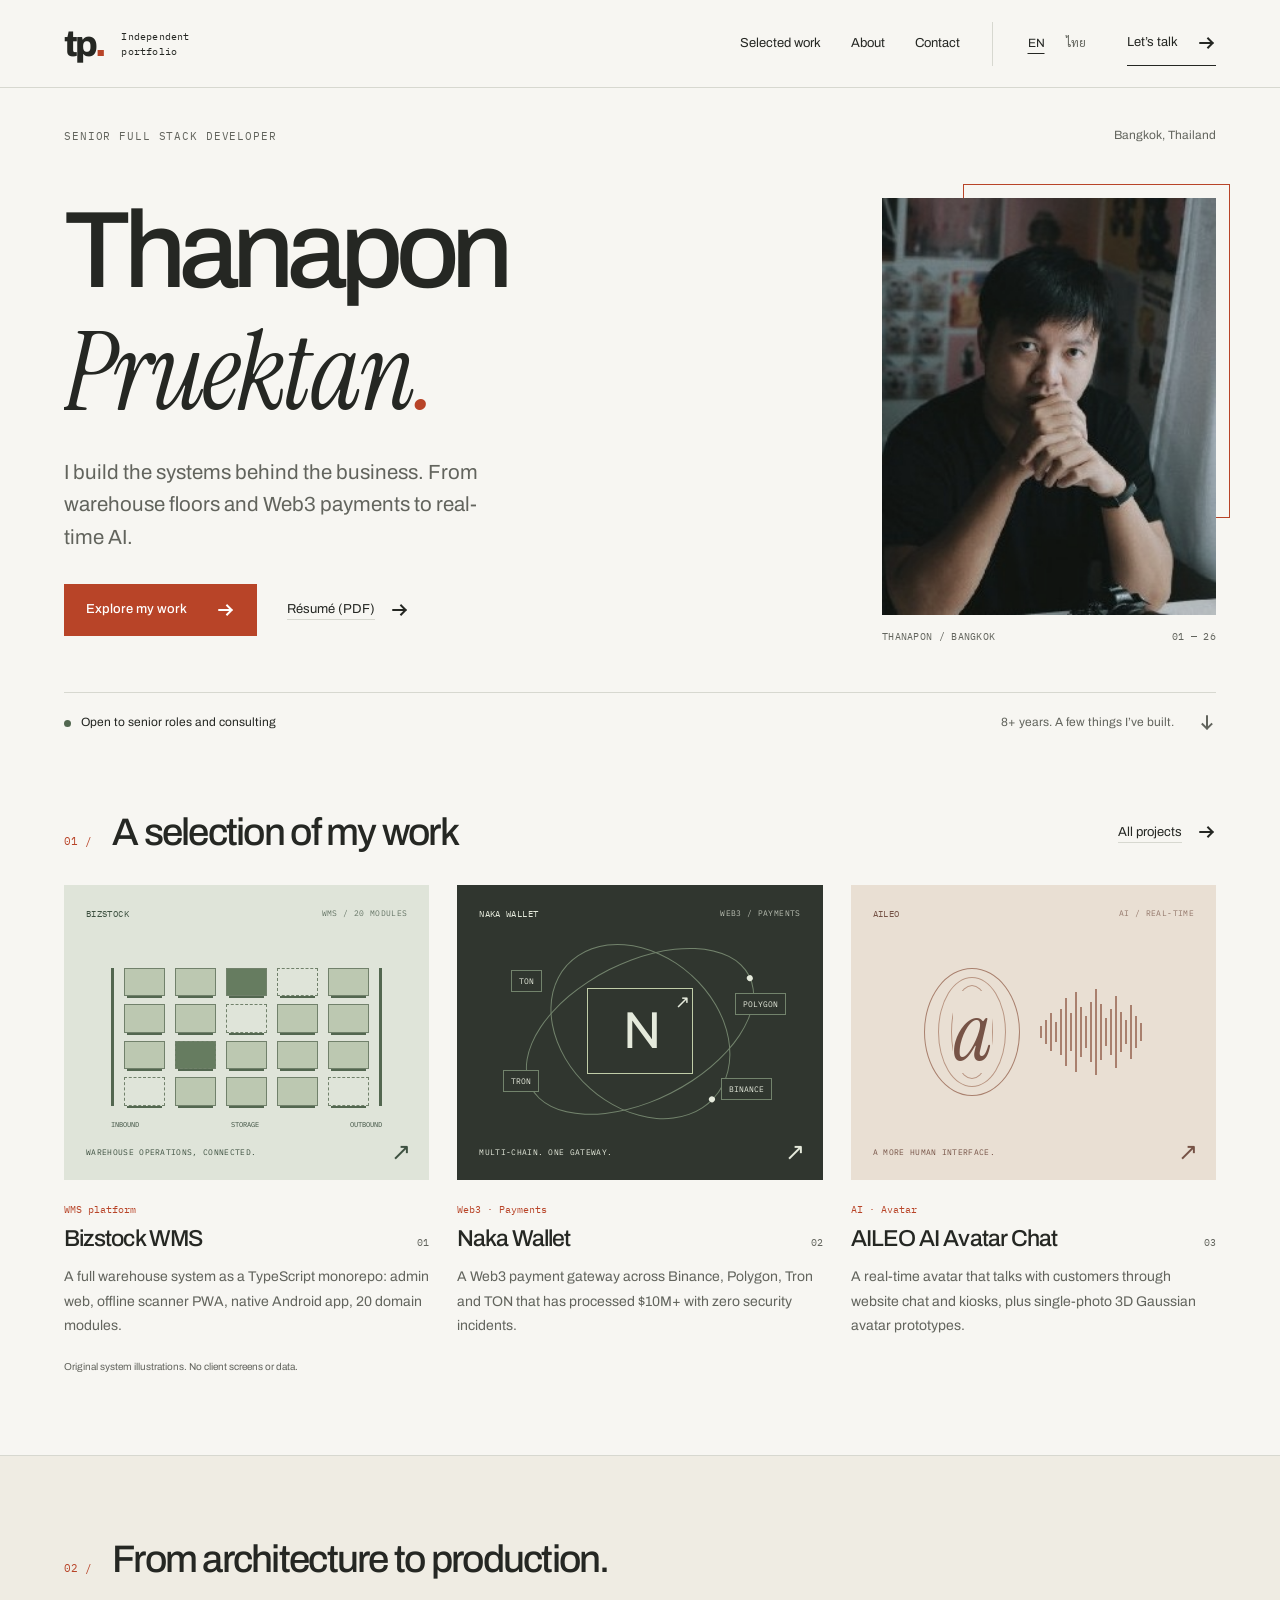
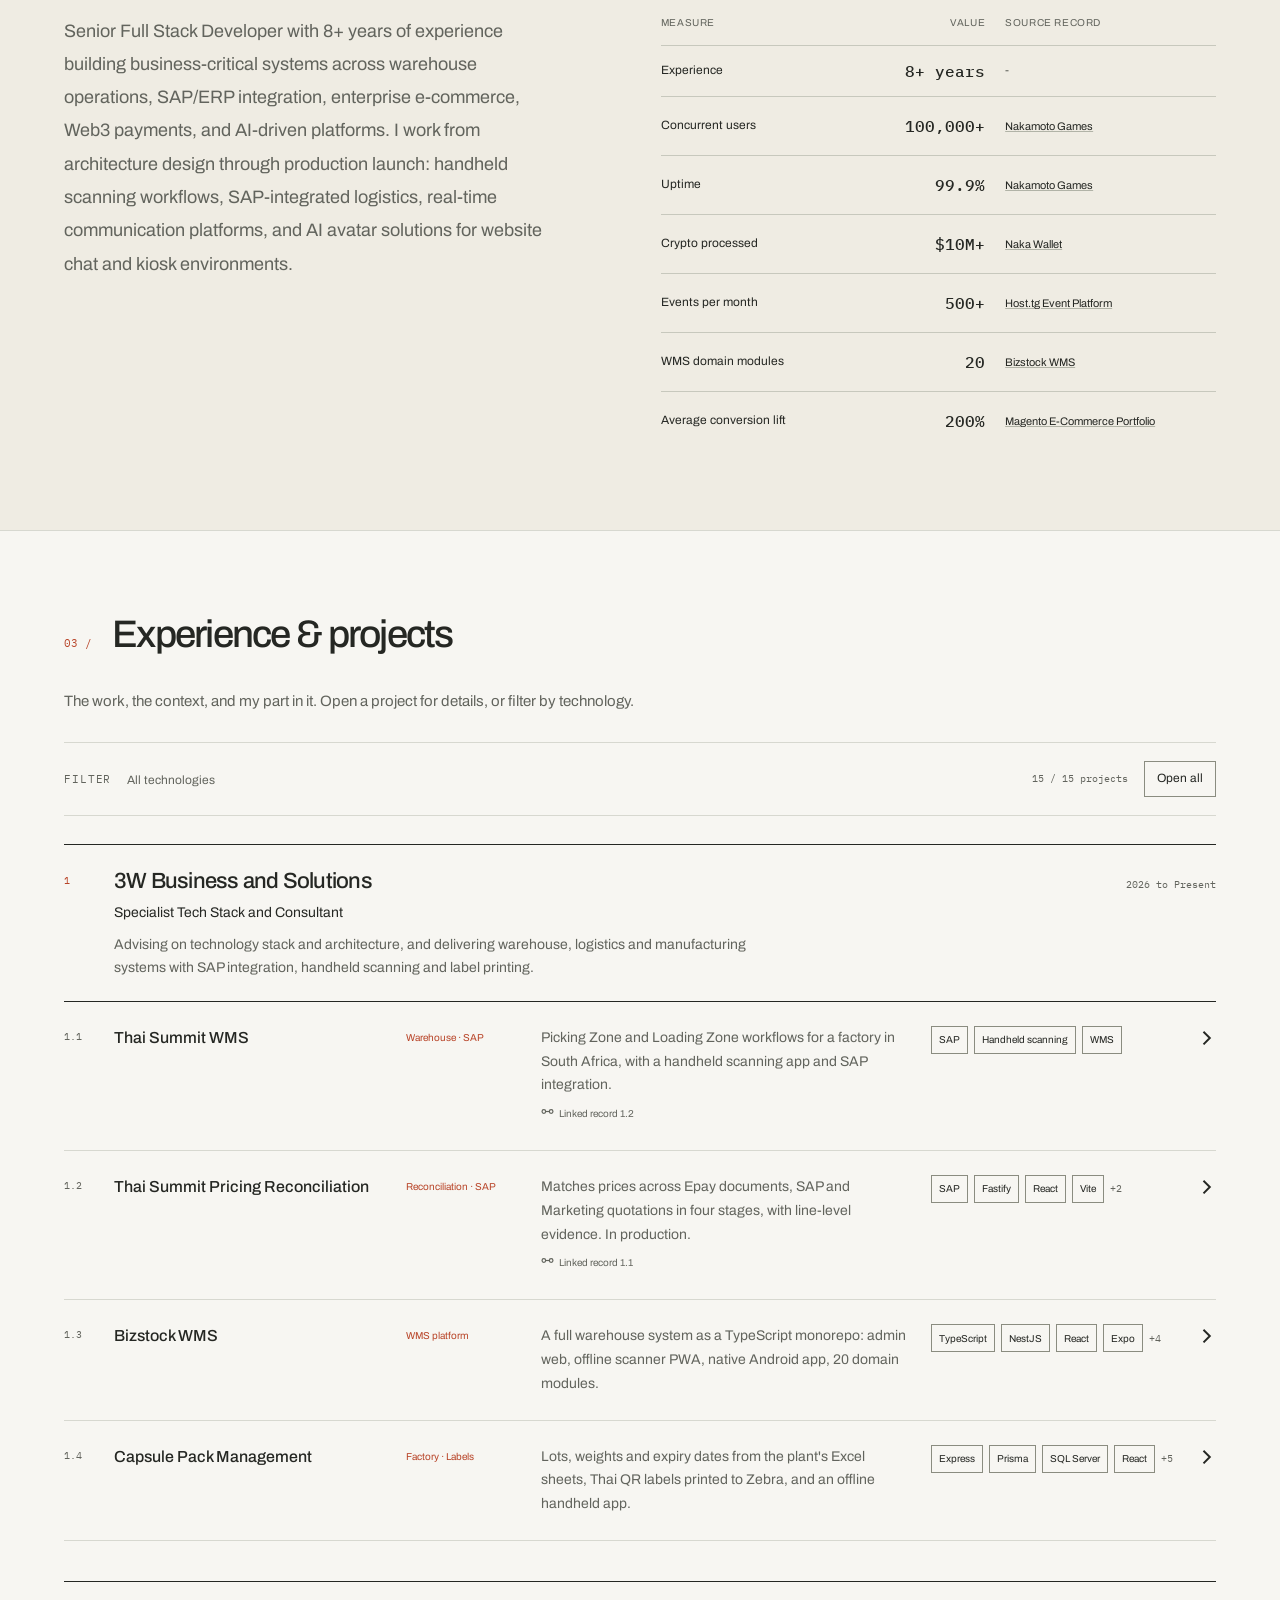
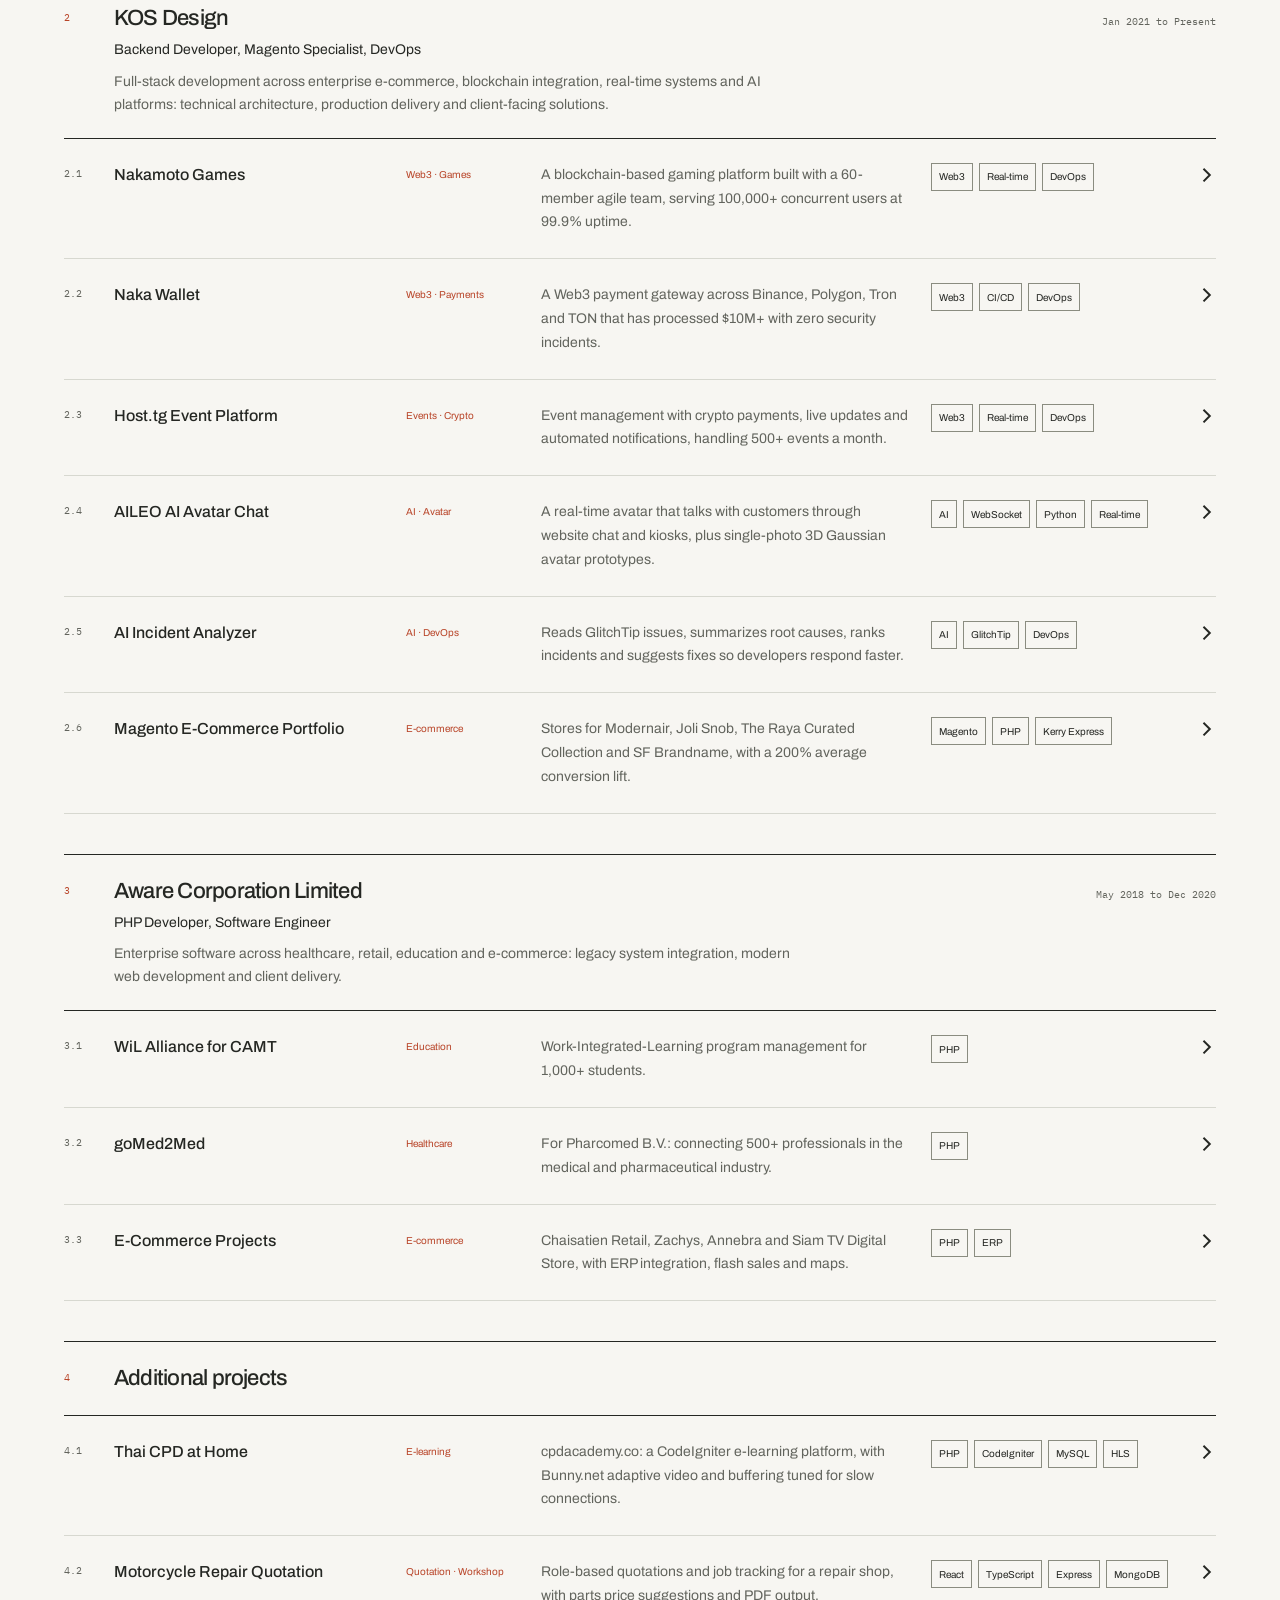
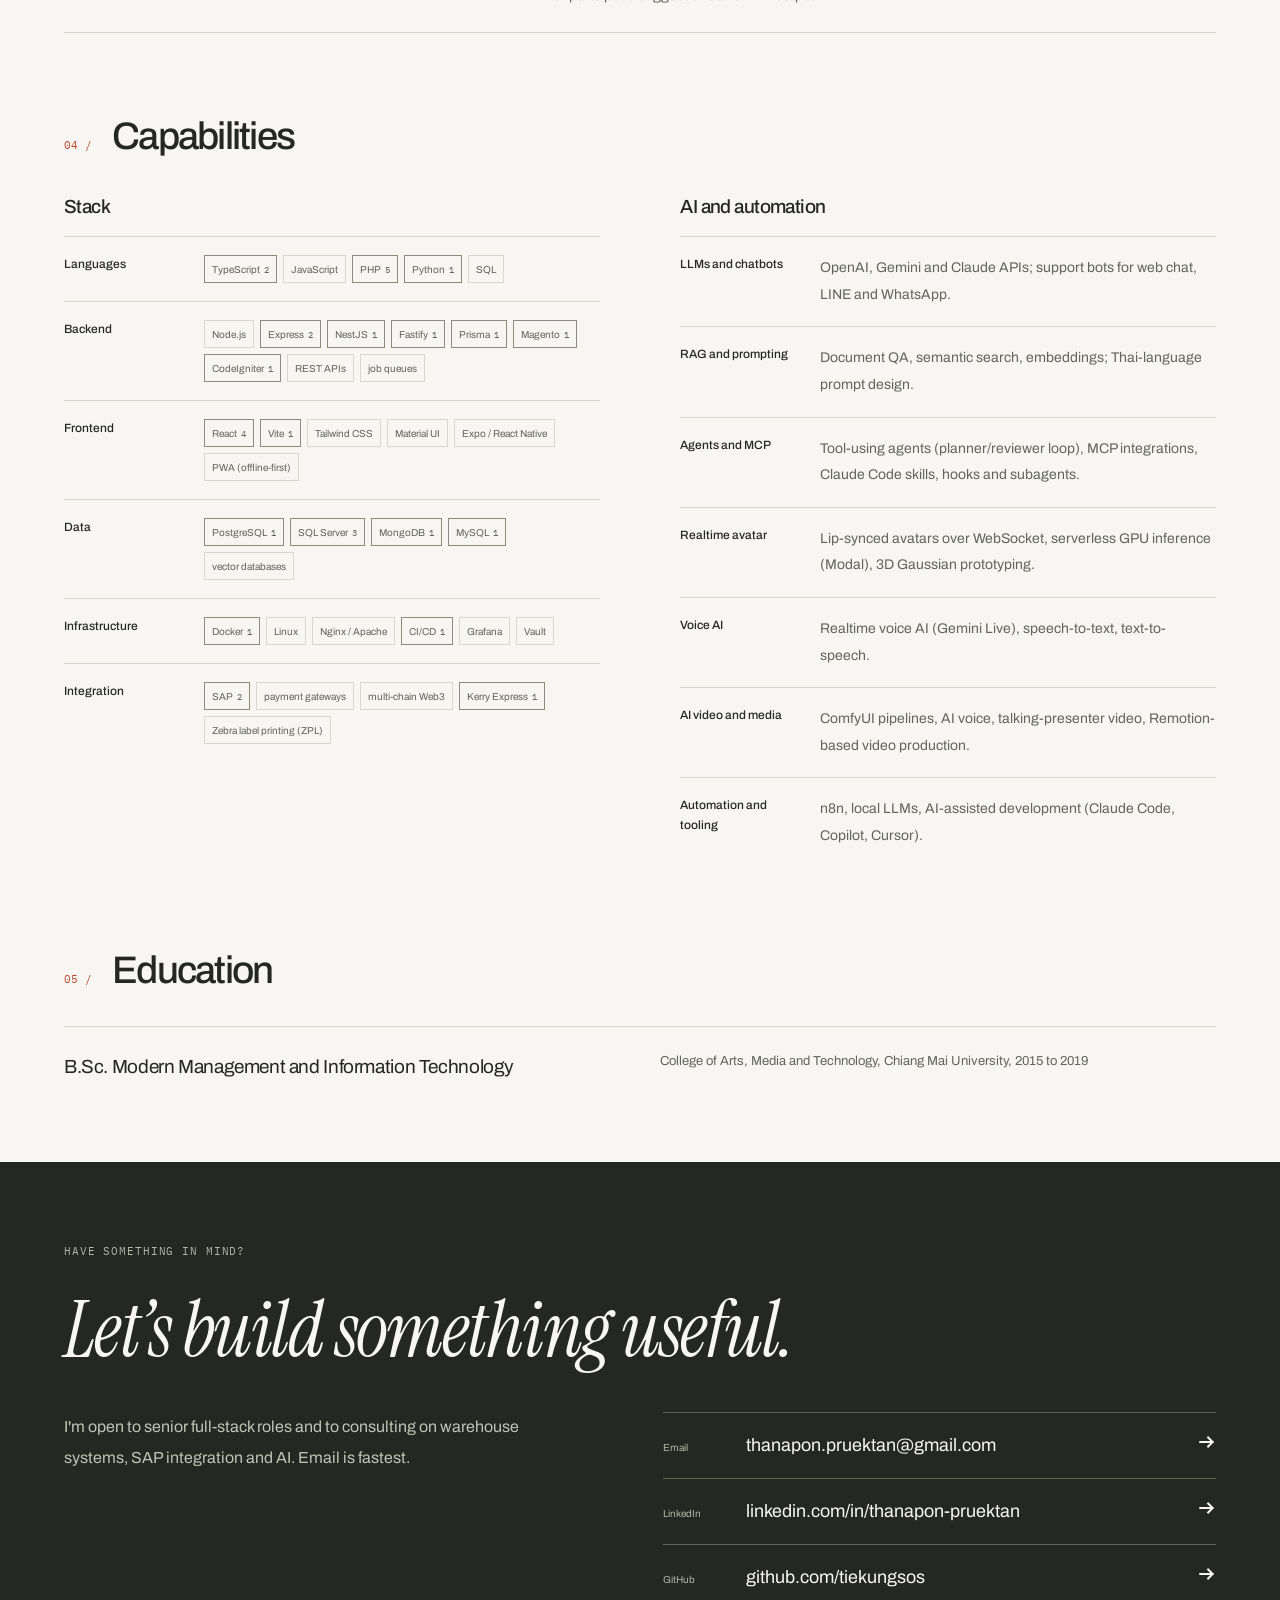
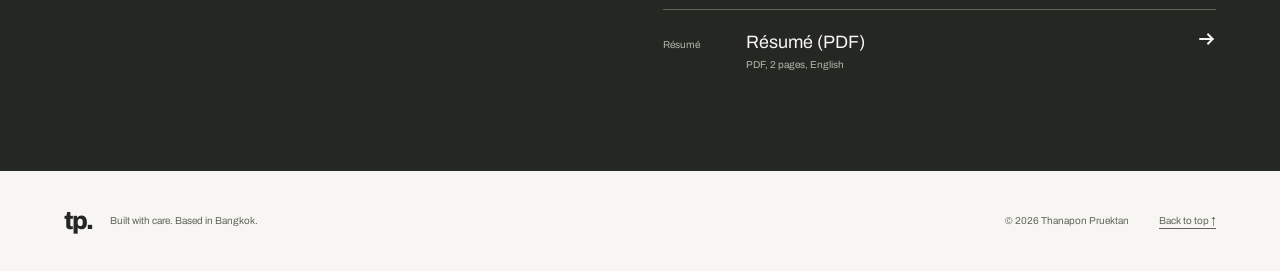
<file: index.html>
<!doctype html>
<html lang="en">
<head>
<meta charset="utf-8">
<meta name="viewport" content="width=device-width,initial-scale=1">
<meta name="theme-color" content="#bd492c">
<link rel="icon" href="data:image/svg+xml,%3Csvg xmlns='http://www.w3.org/2000/svg' viewBox='0 0 40 40'%3E%3Crect width='40' height='40' fill='%23f7f6f2'/%3E%3Ctext x='3' y='28' font-family='Arial,sans-serif' font-weight='700' font-size='30' letter-spacing='-3' fill='%23252723'%3Etp%3Ctspan fill='%23b84428'%3E.%3C/tspan%3E%3C/text%3E%3C/svg%3E">
<link rel="preconnect" href="https://fonts.googleapis.com">
<link rel="preconnect" href="https://fonts.gstatic.com" crossorigin>
<link href="https://fonts.googleapis.com/css2?family=Archivo:wght@400;500;600;700;800&family=IBM+Plex+Mono:wght@400;500&family=Instrument+Serif:ital@0;1&family=Sarabun:wght@400;500;600;700&display=swap" rel="stylesheet">
<link rel="stylesheet" href="/styles.css">
<title>Thanapon Pruektan | Senior Full Stack Developer</title>
<meta name="description" content="Senior Full Stack Developer in Bangkok: warehouse systems, SAP integration, Web3 payments and production AI.">
<meta name="author" content="Thanapon Pruektan">
<meta name="robots" content="index,follow,max-image-preview:large,max-snippet:-1,max-video-preview:-1">
<link rel="canonical" href="https://profile-theta-amber-40.vercel.app/">
<link rel="alternate" hreflang="en" href="https://profile-theta-amber-40.vercel.app/">
<link rel="alternate" hreflang="th" href="https://profile-theta-amber-40.vercel.app/th/">
<link rel="alternate" hreflang="x-default" href="https://profile-theta-amber-40.vercel.app/">
<link rel="alternate" type="text/plain" href="https://profile-theta-amber-40.vercel.app/llms.txt" title="LLM-readable summary">
<meta property="og:type" content="profile">
<meta property="og:site_name" content="Thanapon Pruektan">
<meta property="og:title" content="Thanapon Pruektan | Senior Full Stack Developer">
<meta property="og:description" content="Senior Full Stack Developer in Bangkok: warehouse systems, SAP integration, Web3 payments and production AI.">
<meta property="og:url" content="https://profile-theta-amber-40.vercel.app/">
<meta property="og:locale" content="en_US">
<meta property="og:locale:alternate" content="th_TH">
<meta property="og:image" content="https://profile-theta-amber-40.vercel.app/assets/og-image.png">
<meta property="og:image:width" content="1200">
<meta property="og:image:height" content="630">
<meta property="og:image:alt" content="Thanapon Pruektan, Senior Full Stack Developer: selected warehouse, Web3 payment and AI projects">
<meta property="profile:first_name" content="Thanapon">
<meta property="profile:last_name" content="Pruektan">
<meta name="twitter:card" content="summary_large_image">
<meta name="twitter:title" content="Thanapon Pruektan | Senior Full Stack Developer">
<meta name="twitter:description" content="Senior Full Stack Developer in Bangkok: warehouse systems, SAP integration, Web3 payments and production AI.">
<meta name="twitter:image" content="https://profile-theta-amber-40.vercel.app/assets/og-image.png">
<script type="application/ld+json">{"@context":"https://schema.org","@graph":[{"@type":"Person","@id":"https://profile-theta-amber-40.vercel.app/#person","name":"Thanapon Pruektan","jobTitle":"Senior Full Stack Developer","description":"Senior Full Stack Developer in Bangkok: warehouse systems, SAP integration, Web3 payments and production AI.","url":"https://profile-theta-amber-40.vercel.app/","image":"https://profile-theta-amber-40.vercel.app/assets/portrait.jpg","email":"mailto:thanapon.pruektan@gmail.com","address":{"@type":"PostalAddress","addressLocality":"Bangkok","addressCountry":"TH"},"sameAs":["https://www.linkedin.com/in/thanapon-pruektan-19ba03146/","https://github.com/tiekungsos"],"worksFor":[{"@type":"Organization","name":"3W Business and Solutions"},{"@type":"Organization","name":"KOS Design"}],"alumniOf":{"@type":"CollegeOrUniversity","name":"Chiang Mai University"},"knowsAbout":["Warehouse management systems","SAP integration","Enterprise e-commerce","Magento","Web3 payments","Real-time systems","AI avatars","LLM applications","TypeScript","Node.js","React","PostgreSQL","DevOps"],"knowsLanguage":["en","th"]},{"@type":"WebSite","@id":"https://profile-theta-amber-40.vercel.app/#website","url":"https://profile-theta-amber-40.vercel.app/","name":"Thanapon Pruektan","inLanguage":["en","th"],"publisher":{"@id":"https://profile-theta-amber-40.vercel.app/#person"}},{"@type":"ProfilePage","@id":"https://profile-theta-amber-40.vercel.app/#profilepage","url":"https://profile-theta-amber-40.vercel.app/","name":"Thanapon Pruektan | Senior Full Stack Developer","description":"Senior Full Stack Developer in Bangkok: warehouse systems, SAP integration, Web3 payments and production AI.","inLanguage":"en","dateModified":"2026-11-14","isPartOf":{"@id":"https://profile-theta-amber-40.vercel.app/#website"},"mainEntity":{"@id":"https://profile-theta-amber-40.vercel.app/#person"},"primaryImageOfPage":{"@type":"ImageObject","url":"https://profile-theta-amber-40.vercel.app/assets/og-image.png","width":1200,"height":630}},{"@type":"ItemList","@id":"https://profile-theta-amber-40.vercel.app/#projects","name":"Projects and records","itemListElement":[{"@type":"ListItem","position":1,"item":{"@type":"CreativeWork","name":"Thai Summit WMS","description":"Picking Zone and Loading Zone workflows for a factory in South Africa, with a handheld scanning app and SAP integration.","creator":{"@id":"https://profile-theta-amber-40.vercel.app/#person"},"keywords":"SAP, Handheld scanning, WMS","url":"https://profile-theta-amber-40.vercel.app/#rec-thai-summit-wms"}},{"@type":"ListItem","position":2,"item":{"@type":"CreativeWork","name":"Thai Summit Pricing Reconciliation","description":"Matches prices across Epay documents, SAP and Marketing quotations in four stages, with line-level evidence. In production.","creator":{"@id":"https://profile-theta-amber-40.vercel.app/#person"},"keywords":"SAP, Fastify, React, Vite, SQL Server, Windows Server","url":"https://profile-theta-amber-40.vercel.app/#rec-pricing"}},{"@type":"ListItem","position":3,"item":{"@type":"CreativeWork","name":"Bizstock WMS","description":"A full warehouse system as a TypeScript monorepo: admin web, offline scanner PWA, native Android app, 20 domain modules.","creator":{"@id":"https://profile-theta-amber-40.vercel.app/#person"},"keywords":"TypeScript, NestJS, React, Expo, PostgreSQL, SQL Server, PWA, ZPL","url":"https://profile-theta-amber-40.vercel.app/#rec-bizstock"}},{"@type":"ListItem","position":4,"item":{"@type":"CreativeWork","name":"Capsule Pack Management","description":"Lots, weights and expiry dates from the plant's Excel sheets, Thai QR labels printed to Zebra, and an offline handheld app.","creator":{"@id":"https://profile-theta-amber-40.vercel.app/#person"},"keywords":"Express, Prisma, SQL Server, React, PWA, ZPL, Android TWA, Docker, Nginx","url":"https://profile-theta-amber-40.vercel.app/#rec-capsule"}},{"@type":"ListItem","position":5,"item":{"@type":"CreativeWork","name":"Nakamoto Games","description":"A blockchain-based gaming platform built with a 60-member agile team, serving 100,000+ concurrent users at 99.9% uptime.","creator":{"@id":"https://profile-theta-amber-40.vercel.app/#person"},"keywords":"Web3, Real-time, DevOps","url":"https://profile-theta-amber-40.vercel.app/#rec-nakamoto"}},{"@type":"ListItem","position":6,"item":{"@type":"CreativeWork","name":"Naka Wallet","description":"A Web3 payment gateway across Binance, Polygon, Tron and TON that has processed $10M+ with zero security incidents.","creator":{"@id":"https://profile-theta-amber-40.vercel.app/#person"},"keywords":"Web3, CI/CD, DevOps","url":"https://profile-theta-amber-40.vercel.app/#rec-naka-wallet"}},{"@type":"ListItem","position":7,"item":{"@type":"CreativeWork","name":"Host.tg Event Platform","description":"Event management with crypto payments, live updates and automated notifications, handling 500+ events a month.","creator":{"@id":"https://profile-theta-amber-40.vercel.app/#person"},"keywords":"Web3, Real-time, DevOps","url":"https://profile-theta-amber-40.vercel.app/#rec-hosttg"}},{"@type":"ListItem","position":8,"item":{"@type":"CreativeWork","name":"AILEO AI Avatar Chat","description":"A real-time avatar that talks with customers through website chat and kiosks, plus single-photo 3D Gaussian avatar prototypes.","creator":{"@id":"https://profile-theta-amber-40.vercel.app/#person"},"keywords":"AI, WebSocket, Python, Real-time","url":"https://profile-theta-amber-40.vercel.app/#rec-aileo"}},{"@type":"ListItem","position":9,"item":{"@type":"CreativeWork","name":"AI Incident Analyzer","description":"Reads GlitchTip issues, summarizes root causes, ranks incidents and suggests fixes so developers respond faster.","creator":{"@id":"https://profile-theta-amber-40.vercel.app/#person"},"keywords":"AI, GlitchTip, DevOps","url":"https://profile-theta-amber-40.vercel.app/#rec-incident"}},{"@type":"ListItem","position":10,"item":{"@type":"CreativeWork","name":"Magento E-Commerce Portfolio","description":"Stores for Modernair, Joli Snob, The Raya Curated Collection and SF Brandname, with a 200% average conversion lift.","creator":{"@id":"https://profile-theta-amber-40.vercel.app/#person"},"keywords":"Magento, PHP, Kerry Express","url":"https://profile-theta-amber-40.vercel.app/#rec-magento"}},{"@type":"ListItem","position":11,"item":{"@type":"CreativeWork","name":"WiL Alliance for CAMT","description":"Work-Integrated-Learning program management for 1,000+ students.","creator":{"@id":"https://profile-theta-amber-40.vercel.app/#person"},"keywords":"PHP","url":"https://profile-theta-amber-40.vercel.app/#rec-wil"}},{"@type":"ListItem","position":12,"item":{"@type":"CreativeWork","name":"goMed2Med","description":"For Pharcomed B.V.: connecting 500+ professionals in the medical and pharmaceutical industry.","creator":{"@id":"https://profile-theta-amber-40.vercel.app/#person"},"keywords":"PHP","url":"https://profile-theta-amber-40.vercel.app/#rec-gomed"}},{"@type":"ListItem","position":13,"item":{"@type":"CreativeWork","name":"E-Commerce Projects","description":"Chaisatien Retail, Zachys, Annebra and Siam TV Digital Store, with ERP integration, flash sales and maps.","creator":{"@id":"https://profile-theta-amber-40.vercel.app/#person"},"keywords":"PHP, ERP","url":"https://profile-theta-amber-40.vercel.app/#rec-ecom-aware"}},{"@type":"ListItem","position":14,"item":{"@type":"CreativeWork","name":"Thai CPD at Home","description":"cpdacademy.co: a CodeIgniter e-learning platform, with Bunny.net adaptive video and buffering tuned for slow connections.","creator":{"@id":"https://profile-theta-amber-40.vercel.app/#person"},"keywords":"PHP, CodeIgniter, MySQL, HLS","url":"https://profile-theta-amber-40.vercel.app/#rec-thaicpd"}},{"@type":"ListItem","position":15,"item":{"@type":"CreativeWork","name":"Motorcycle Repair Quotation","description":"Role-based quotations and job tracking for a repair shop, with parts price suggestions and PDF output.","creator":{"@id":"https://profile-theta-amber-40.vercel.app/#person"},"keywords":"React, TypeScript, Express, MongoDB","url":"https://profile-theta-amber-40.vercel.app/#rec-moto"}}]}]}</script>
</head>
<body>
<div class="reading-progress" aria-hidden="true"></div>

<svg width="0" height="0" style="position:absolute" aria-hidden="true" focusable="false">
  <defs>
    <symbol id="i-arrow" viewBox="0 0 16 16"><path d="M2 8h11M9 4l4 4-4 4" fill="none" stroke="currentColor" stroke-width="1.75" stroke-linecap="square"></path></symbol>
    <symbol id="i-chev" viewBox="0 0 16 16"><path d="M5.5 3 10.5 8l-5 5" fill="none" stroke="currentColor" stroke-width="1.75" stroke-linecap="square"></path></symbol>
    <symbol id="i-link" viewBox="0 0 16 16"><g fill="none" stroke="currentColor" stroke-width="1.5"><circle cx="3.5" cy="8" r="2.2"></circle><circle cx="12.5" cy="8" r="2.2"></circle><path d="M5.7 8h4.6"></path></g></symbol>
  </defs>
</svg>

<a class="skip" href="#records" data-t="skip">Skip to records</a>

<header class="bar">
  <a class="brand" href="#top" aria-label="Thanapon Pruektan, home"><span class="mark" aria-hidden="true">tp<span>.</span></span><span class="brand-s" data-t="mark">Independent portfolio</span></a>
  <nav class="nav" aria-label="Main navigation">
    <a class="bar-a" href="#selected" data-t="navWork">Selected work</a>
    <a class="bar-a hide-sm" href="#profile" data-t="navAbout">About</a>
    <a class="bar-a hide-sm" href="#contact" data-t="navContact">Contact</a>
  </nav>
  <div class="seg lang" aria-label="Language" id="langgroup">
    <a href="/" data-lang="en" lang="en" hreflang="en" aria-current="page">EN</a>
    <a href="/th/" data-lang="th" lang="th" hreflang="th">ไทย</a>
  </div>
  <a class="nav-contact" href="mailto:thanapon.pruektan@gmail.com"><span data-t="letsTalk">Let’s talk</span><svg class="ic" aria-hidden="true"><use href="#i-arrow"></use></svg></a>
</header>

<main id="main">

  <section class="hero wrap" id="top" aria-labelledby="name">
    <div class="hero-meta"><p class="eyebrow" data-t="role">Senior Full Stack Developer</p><p class="location" data-t="where">Bangkok, Thailand</p></div>
    <div class="hero-grid">
      <div class="copy">
        <h1 id="name" aria-label="Thanapon Pruektan"><span class="name-line" aria-hidden="true"><span>Thanapon</span></span><em class="name-line" aria-hidden="true"><span>Pruektan<span class="name-dot">.</span></span></em></h1>
        <p class="pitch" data-t="pitch">I build the systems behind the business. From warehouse floors and Web3 payments to real-time AI.</p>
        <div class="actions">
          <a class="btn btn-primary" href="#selected"><span data-t="viewWork">Explore my work</span><svg class="ic" aria-hidden="true"><use href="#i-arrow"></use></svg></a>
          <a class="text-link" href="/assets/Thanapon-Pruektan-Resume.pdf" download=""><span data-t="resume">Résumé (PDF)</span><svg class="ic" aria-hidden="true"><use href="#i-arrow"></use></svg></a>
        </div>
      </div>
      <figure class="portrait">
        <div class="portrait-image"><img src="/assets/portrait.jpg" width="260" height="325" fetchpriority="high" alt="Portrait of Thanapon Pruektan" data-alt="photoAlt"></div>
        <figcaption><span>THANAPON / <span data-t="whereShort">BANGKOK</span></span><span class="portrait-index">01 — 26</span></figcaption>
      </figure>
    </div>
    <div class="hero-foot"><p class="availability"><span class="status-dot" aria-hidden="true"></span><span data-t="openTo">Open to senior roles and consulting</span></p><a href="#records" class="hero-index"><span data-t="careerLink">8+ years. A few things I’ve built.</span><svg class="ic" aria-hidden="true"><use href="#i-arrow"></use></svg></a></div>
  </section>

  <section class="sec selected" id="selected" aria-labelledby="h-selected">
    <div class="sec-in">
      <div class="section-top"><div class="sh"><span class="section-no" aria-hidden="true">01 /</span><h2 id="h-selected" data-t="selectedTitle">A selection of my work</h2></div><a class="text-link" href="#records"><span data-t="allProjects">All projects</span><svg class="ic" aria-hidden="true"><use href="#i-arrow"></use></svg></a></div>
      <div class="featured">
        <a class="feature" href="#rec-bizstock" data-go="bizstock">
          <div class="project-art art-wms" aria-hidden="true"><div class="art-label"><span>BIZSTOCK</span><span>WMS / 20 MODULES</span></div><div class="warehouse"><div class="rack"><i></i><i></i><i></i><i></i><i></i><i></i><i></i><i></i><i></i><i></i><i></i><i></i><i></i><i></i><i></i><i></i><i></i><i></i><i></i><i></i></div><div class="warehouse-flow"><span>INBOUND</span><span>STORAGE</span><span>OUTBOUND</span></div></div><span class="art-bottom">WAREHOUSE OPERATIONS, CONNECTED.</span><span class="project-arrow">↗</span></div>
          <div class="feature-type" data-feature="type">WMS platform</div><div class="feature-title"><h3 data-feature="name">Bizstock WMS</h3><span>01</span></div><p data-feature="summary">A full warehouse system as a TypeScript monorepo: admin web, offline scanner PWA, native Android app, 20 domain modules.</p>
        </a>
        <a class="feature" href="#rec-naka-wallet" data-go="naka-wallet">
          <div class="project-art art-wallet" aria-hidden="true"><div class="art-label"><span>NAKA WALLET</span><span>WEB3 / PAYMENTS</span></div><div class="wallet-graphic"><div class="orbit orbit-a"></div><div class="orbit orbit-b"></div><div class="wallet-core">N<span>↗</span></div><span class="chain chain-a">TON</span><span class="chain chain-b">POLYGON</span><span class="chain chain-c">TRON</span><span class="chain chain-d">BINANCE</span></div><span class="art-bottom">MULTI-CHAIN. ONE GATEWAY.</span><span class="project-arrow">↗</span></div>
          <div class="feature-type" data-feature="type">Web3 · Payments</div><div class="feature-title"><h3 data-feature="name">Naka Wallet</h3><span>02</span></div><p data-feature="summary">A Web3 payment gateway across Binance, Polygon, Tron and TON that has processed $10M+ with zero security incidents.</p>
        </a>
        <a class="feature" href="#rec-aileo" data-go="aileo">
          <div class="project-art art-ai" aria-hidden="true"><div class="art-label"><span>AILEO</span><span>AI / REAL-TIME</span></div><div class="voice-graphic"><div class="voice-orb"><span>a</span></div><div class="waveform"><i style="--h:12px"></i><i style="--h:24px"></i><i style="--h:38px"></i><i style="--h:20px"></i><i style="--h:46px"></i><i style="--h:68px"></i><i style="--h:38px"></i><i style="--h:80px"></i><i style="--h:50px"></i><i style="--h:32px"></i><i style="--h:60px"></i><i style="--h:86px"></i><i style="--h:56px"></i><i style="--h:28px"></i><i style="--h:46px"></i><i style="--h:72px"></i><i style="--h:40px"></i><i style="--h:24px"></i><i style="--h:54px"></i><i style="--h:32px"></i><i style="--h:18px"></i></div></div><span class="art-bottom">A MORE HUMAN INTERFACE.</span><span class="project-arrow">↗</span></div>
          <div class="feature-type" data-feature="type">AI · Avatar</div><div class="feature-title"><h3 data-feature="name">AILEO AI Avatar Chat</h3><span>03</span></div><p data-feature="summary">A real-time avatar that talks with customers through website chat and kiosks, plus single-photo 3D Gaussian avatar prototypes.</p>
        </a>
      </div>
      <p class="illustration-note" data-t="illustrationNote">Original system illustrations. No client screens or data.</p>
    </div>
  </section>

  <section class="sec" id="profile" aria-labelledby="h-profile">
    <div class="sec-in">
      <div class="sh"><span class="section-no" aria-hidden="true">02 /</span><h2 id="h-profile"><span data-t="profileTitle">From architecture to production.</span></h2></div>
      <div class="profile">
        <div class="profile-l">
          <p class="lede" id="profile-text">Senior Full Stack Developer with 8+ years of experience building business-critical systems across warehouse operations, SAP/ERP integration, enterprise e-commerce, Web3 payments, and AI-driven platforms. I work from architecture design through production launch: handheld scanning workflows, SAP-integrated logistics, real-time communication platforms, and AI avatar solutions for website chat and kiosk environments.</p>
        </div>
        <div class="ledger-wrap">
          <table class="tbl" id="ledger"><thead><tr><th scope="col">Measure</th><th scope="col" class="v">Value</th><th scope="col">Source record</th></tr></thead><tbody><tr><td>Experience</td><td class="v">8+ years</td><td class="src"><span class="dash" aria-hidden="true">-</span></td></tr><tr><td>Concurrent users</td><td class="v">100,000+</td><td class="src"><button type="button" data-go="nakamoto"><span class="mono">2.1</span><span>Nakamoto Games</span></button></td></tr><tr><td>Uptime</td><td class="v">99.9%</td><td class="src"><button type="button" data-go="nakamoto"><span class="mono">2.1</span><span>Nakamoto Games</span></button></td></tr><tr><td>Crypto processed</td><td class="v">$10M+</td><td class="src"><button type="button" data-go="naka-wallet"><span class="mono">2.2</span><span>Naka Wallet</span></button></td></tr><tr><td>Events per month</td><td class="v">500+</td><td class="src"><button type="button" data-go="hosttg"><span class="mono">2.3</span><span>Host.tg Event Platform</span></button></td></tr><tr><td>WMS domain modules</td><td class="v">20</td><td class="src"><button type="button" data-go="bizstock"><span class="mono">1.3</span><span>Bizstock WMS</span></button></td></tr><tr><td>Average conversion lift</td><td class="v">200%</td><td class="src"><button type="button" data-go="magento"><span class="mono">2.6</span><span>Magento E-Commerce Portfolio</span></button></td></tr></tbody></table>
        </div>
      </div>
    </div>
  </section>

  <section class="sec" id="records" aria-labelledby="h-records">
    <div class="sec-in">
      <div class="sh"><span class="section-no" aria-hidden="true">03 /</span><h2 id="h-records"><span data-t="recordsTitle">Experience &amp; projects</span></h2></div>
      <p class="lead2" data-t="recordsLead">The work, the context, and my part in it. Open a project for details, or filter by technology.</p>
      <div class="filter" id="filter">
        <div class="filter-l"><span class="cap" data-t="filterLabel">Filter</span><span id="chip-slot"><span class="none">All technologies</span></span></div>
        <div class="filter-r"><span class="count" id="count" aria-live="polite">15 / 15 projects</span><button type="button" class="ghost" id="toggleall" data-mode="open">Open all</button></div>
      </div>
      <div class="colhead cap" aria-hidden="true">
        <span></span>
        <div class="row">
          <span data-t="cols.record">Record</span><span data-t="cols.type">Type</span><span data-t="cols.summary">What it is</span><span data-t="cols.stack">Stack</span><span></span>
        </div>
      </div>
      <div class="groups" id="groups"><section class="grp" aria-label="3W Business and Solutions">
  <header class="grp-h">
    <span class="num g">1</span>
    <div class="gh-main">
      <div class="gh-top"><h3>3W Business and Solutions</h3><p class="dates">2026 to Present</p></div>
      <p class="gh-role">Specialist Tech Stack and Consultant</p>
      <p class="gh-sum">Advising on technology stack and architecture, and delivering warehouse, logistics and manufacturing systems with SAP integration, handheld scanning and label printing.</p>
    </div>
  </header>
  <ol><li class="rec" id="rec-thai-summit-wms" data-id="thai-summit-wms">
  <span class="num">1.1</span>
  <div class="rbody">
    <div class="row">
      <h4 class="r-name"><button type="button" aria-expanded="false" aria-controls="d-thai-summit-wms">Thai Summit WMS</button></h4>
      <p class="r-type">Warehouse · SAP</p>
      <div class="r-sum"><p>Picking Zone and Loading Zone workflows for a factory in South Africa, with a handheld scanning app and SAP integration.</p><span class="r-lk"><svg class="ic" aria-hidden="true"><use href="#i-link"></use></svg>Linked record 1.2</span></div>
      <div class="r-stack"><button type="button" class="tag" data-filter="SAP" aria-pressed="false">SAP</button><button type="button" class="tag" data-filter="Handheld scanning" aria-pressed="false">Handheld scanning</button><button type="button" class="tag" data-filter="WMS" aria-pressed="false">WMS</button></div>
      <svg class="ic r-chev" aria-hidden="true"><use href="#i-chev"></use></svg>
    </div>
    <div class="detail" id="d-thai-summit-wms" role="region" aria-label="Thai Summit WMS"><div class="detail-in"><div class="detail-pad">
      <ol class="bul"><li><span class="mono">1.1.1</span><p>Developed a WMS system for Thai Summit in South Africa, covering Picking Zone and Loading Zone workflows for factory logistics operations.</p></li><li><span class="mono">1.1.2</span><p>Built a handheld scanning application to manage warehouse movement, shipment preparation, and transportation activities in real time.</p></li><li><span class="mono">1.1.3</span><p>Integrated operational data with SAP to support accurate inventory movement, loading confirmation, and logistics tracking.</p></li></ol>
      <dl class="meta">

        <div><dt class="cap">Stack</dt><dd><div class="tags"><button type="button" class="tag" data-filter="SAP" aria-pressed="false">SAP</button><button type="button" class="tag" data-filter="Handheld scanning" aria-pressed="false">Handheld scanning</button><button type="button" class="tag" data-filter="WMS" aria-pressed="false">WMS</button></div></dd></div>
        <div><dt class="cap">Linked record</dt><dd><button type="button" class="go" data-go="pricing"><span class="mono">1.2</span><span>Thai Summit Pricing Reconciliation</span></button></dd></div>
      </dl>
    </div></div></div>
  </div>
</li><li class="rec" id="rec-pricing" data-id="pricing">
  <span class="num">1.2</span>
  <div class="rbody">
    <div class="row">
      <h4 class="r-name"><button type="button" aria-expanded="false" aria-controls="d-pricing">Thai Summit Pricing Reconciliation</button></h4>
      <p class="r-type">Reconciliation · SAP</p>
      <div class="r-sum"><p>Matches prices across Epay documents, SAP and Marketing quotations in four stages, with line-level evidence. In production.</p><span class="r-lk"><svg class="ic" aria-hidden="true"><use href="#i-link"></use></svg>Linked record 1.1</span></div>
      <div class="r-stack"><button type="button" class="tag" data-filter="SAP" aria-pressed="false">SAP</button><button type="button" class="tag" data-filter="Fastify" aria-pressed="false">Fastify</button><button type="button" class="tag" data-filter="React" aria-pressed="false">React</button><button type="button" class="tag" data-filter="Vite" aria-pressed="false">Vite</button><span class="tag-more">+2</span></div>
      <svg class="ic r-chev" aria-hidden="true"><use href="#i-chev"></use></svg>
    </div>
    <div class="detail" id="d-pricing" role="region" aria-label="Thai Summit Pricing Reconciliation"><div class="detail-in"><div class="detail-pad">
      <ol class="bul"><li><span class="mono">1.2.1</span><p>Designed and developed a reconciliation platform for Thai Summit that matches prices across Epay documents, SAP, and Marketing quotations in four reconciliation stages (GAP 1 to 4), with line-level evidence for every result.</p></li><li><span class="mono">1.2.2</span><p>Built importers for Epay, CSV, SAP, and XLSX sources and a domain matching engine using decimal arithmetic, with no rounding or zero-filling of missing values; processed import, reconcile, and export jobs through a SQL-backed queue.</p></li><li><span class="mono">1.2.3</span><p>Implemented deterministic exception tracking (reruns reopen or auto-resolve instead of duplicating), a review and approval workflow, and an immutable audit log.</p></li><li><span class="mono">1.2.4</span><p>Deployed to production on Windows Server with SQL Server, with PowerShell scripts for install, upgrade, backup, and rollback.</p></li></ol>
      <dl class="meta">
        <div><dt class="cap">Role</dt><dd>Full Stack Developer</dd></div>
        <div><dt class="cap">Stack</dt><dd><div class="tags"><button type="button" class="tag" data-filter="SAP" aria-pressed="false">SAP</button><button type="button" class="tag" data-filter="Fastify" aria-pressed="false">Fastify</button><button type="button" class="tag" data-filter="React" aria-pressed="false">React</button><button type="button" class="tag" data-filter="Vite" aria-pressed="false">Vite</button><button type="button" class="tag" data-filter="SQL Server" aria-pressed="false">SQL Server</button><button type="button" class="tag" data-filter="Windows Server" aria-pressed="false">Windows Server</button></div></dd></div>
        <div><dt class="cap">Linked record</dt><dd><button type="button" class="go" data-go="thai-summit-wms"><span class="mono">1.1</span><span>Thai Summit WMS</span></button></dd></div>
      </dl>
    </div></div></div>
  </div>
</li><li class="rec" id="rec-bizstock" data-id="bizstock">
  <span class="num">1.3</span>
  <div class="rbody">
    <div class="row">
      <h4 class="r-name"><button type="button" aria-expanded="false" aria-controls="d-bizstock">Bizstock WMS</button></h4>
      <p class="r-type">WMS platform</p>
      <div class="r-sum"><p>A full warehouse system as a TypeScript monorepo: admin web, offline scanner PWA, native Android app, 20 domain modules.</p></div>
      <div class="r-stack"><button type="button" class="tag" data-filter="TypeScript" aria-pressed="false">TypeScript</button><button type="button" class="tag" data-filter="NestJS" aria-pressed="false">NestJS</button><button type="button" class="tag" data-filter="React" aria-pressed="false">React</button><button type="button" class="tag" data-filter="Expo" aria-pressed="false">Expo</button><span class="tag-more">+4</span></div>
      <svg class="ic r-chev" aria-hidden="true"><use href="#i-chev"></use></svg>
    </div>
    <div class="detail" id="d-bizstock" role="region" aria-label="Bizstock WMS"><div class="detail-in"><div class="detail-pad">
      <ol class="bul"><li><span class="mono">1.3.1</span><p>Designed and built a Warehouse Management System as a TypeScript monorepo (NestJS, React, Expo) covering the full inbound, putaway, pick, pack, and ship flow across 20 domain modules.</p></li><li><span class="mono">1.3.2</span><p>Delivered Admin Web, an offline-capable Scanner PWA, a native Android scanner app, a background worker, and a control plane for operations; supports both PostgreSQL and SQL Server.</p></li><li><span class="mono">1.3.3</span><p>Added ERP and commerce connectors (credential vault, circuit breaker, rate limiting, webhooks), label printing (Code128/QR, ZPL, ESC/POS), cycle counting, stock freeze and quality hold, returns/RMA, and an audit viewer with CSV export.</p></li></ol>
      <dl class="meta">
        <div><dt class="cap">Role</dt><dd>Architect and Lead Developer</dd></div>
        <div><dt class="cap">Stack</dt><dd><div class="tags"><button type="button" class="tag" data-filter="TypeScript" aria-pressed="false">TypeScript</button><button type="button" class="tag" data-filter="NestJS" aria-pressed="false">NestJS</button><button type="button" class="tag" data-filter="React" aria-pressed="false">React</button><button type="button" class="tag" data-filter="Expo" aria-pressed="false">Expo</button><button type="button" class="tag" data-filter="PostgreSQL" aria-pressed="false">PostgreSQL</button><button type="button" class="tag" data-filter="SQL Server" aria-pressed="false">SQL Server</button><button type="button" class="tag" data-filter="PWA" aria-pressed="false">PWA</button><button type="button" class="tag" data-filter="ZPL" aria-pressed="false">ZPL</button></div></dd></div>

      </dl>
    </div></div></div>
  </div>
</li><li class="rec" id="rec-capsule" data-id="capsule">
  <span class="num">1.4</span>
  <div class="rbody">
    <div class="row">
      <h4 class="r-name"><button type="button" aria-expanded="false" aria-controls="d-capsule">Capsule Pack Management</button></h4>
      <p class="r-type">Factory · Labels</p>
      <div class="r-sum"><p>Lots, weights and expiry dates from the plant's Excel sheets, Thai QR labels printed to Zebra, and an offline handheld app.</p></div>
      <div class="r-stack"><button type="button" class="tag" data-filter="Express" aria-pressed="false">Express</button><button type="button" class="tag" data-filter="Prisma" aria-pressed="false">Prisma</button><button type="button" class="tag" data-filter="SQL Server" aria-pressed="false">SQL Server</button><button type="button" class="tag" data-filter="React" aria-pressed="false">React</button><span class="tag-more">+5</span></div>
      <svg class="ic r-chev" aria-hidden="true"><use href="#i-chev"></use></svg>
    </div>
    <div class="detail" id="d-capsule" role="region" aria-label="Capsule Pack Management"><div class="detail-in"><div class="detail-pad">
      <ol class="bul"><li><span class="mono">1.4.1</span><p>Built a factory system for a capsule manufacturer covering lot creation, weight and expiry calculations ported from the plant's Excel workbooks, QR label printing, handheld scanning, and stock tracking (Express, Prisma, SQL Server, React).</p></li><li><span class="mono">1.4.2</span><p>Generated Thai-language QR labels as ZPL graphics and sent them to Zebra printers over LAN; built an offline-first handheld PWA (IndexedDB queue with a retrying sync engine for unstable factory Wi-Fi) and packaged it as an Android APK (TWA).</p></li><li><span class="mono">1.4.3</span><p>Added role-based access with PIN login, audit logging of every change, scheduled database backups, Excel import and reports, and a Docker Compose / Nginx production deployment.</p></li></ol>
      <dl class="meta">
        <div><dt class="cap">Role</dt><dd>Full Stack Developer</dd></div>
        <div><dt class="cap">Stack</dt><dd><div class="tags"><button type="button" class="tag" data-filter="Express" aria-pressed="false">Express</button><button type="button" class="tag" data-filter="Prisma" aria-pressed="false">Prisma</button><button type="button" class="tag" data-filter="SQL Server" aria-pressed="false">SQL Server</button><button type="button" class="tag" data-filter="React" aria-pressed="false">React</button><button type="button" class="tag" data-filter="PWA" aria-pressed="false">PWA</button><button type="button" class="tag" data-filter="ZPL" aria-pressed="false">ZPL</button><button type="button" class="tag" data-filter="Android TWA" aria-pressed="false">Android TWA</button><button type="button" class="tag" data-filter="Docker" aria-pressed="false">Docker</button><button type="button" class="tag" data-filter="Nginx" aria-pressed="false">Nginx</button></div></dd></div>

      </dl>
    </div></div></div>
  </div>
</li></ol>
</section><section class="grp" aria-label="KOS Design">
  <header class="grp-h">
    <span class="num g">2</span>
    <div class="gh-main">
      <div class="gh-top"><h3>KOS Design</h3><p class="dates">Jan 2021 to Present</p></div>
      <p class="gh-role">Backend Developer, Magento Specialist, DevOps</p>
      <p class="gh-sum">Full-stack development across enterprise e-commerce, blockchain integration, real-time systems and AI platforms: technical architecture, production delivery and client-facing solutions.</p>
    </div>
  </header>
  <ol><li class="rec" id="rec-nakamoto" data-id="nakamoto">
  <span class="num">2.1</span>
  <div class="rbody">
    <div class="row">
      <h4 class="r-name"><button type="button" aria-expanded="false" aria-controls="d-nakamoto">Nakamoto Games</button></h4>
      <p class="r-type">Web3 · Games</p>
      <div class="r-sum"><p>A blockchain-based gaming platform built with a 60-member agile team, serving 100,000+ concurrent users at 99.9% uptime.</p></div>
      <div class="r-stack"><button type="button" class="tag" data-filter="Web3" aria-pressed="false">Web3</button><button type="button" class="tag" data-filter="Real-time" aria-pressed="false">Real-time</button><button type="button" class="tag" data-filter="DevOps" aria-pressed="false">DevOps</button></div>
      <svg class="ic r-chev" aria-hidden="true"><use href="#i-chev"></use></svg>
    </div>
    <div class="detail" id="d-nakamoto" role="region" aria-label="Nakamoto Games"><div class="detail-in"><div class="detail-pad">
      <ol class="bul"><li><span class="mono">2.1.1</span><p>Played a pivotal role in a 60-member agile team to develop a high-performance blockchain-based gaming platform.</p></li><li><span class="mono">2.1.2</span><p>Designed website, API backend, and database architecture; implemented real-time gameplay and chat functionality.</p></li><li><span class="mono">2.1.3</span><p>Delivered a scalable platform supporting 100,000+ concurrent users with 99.9% uptime.</p></li></ol>
      <dl class="meta">
        <div><dt class="cap">Role</dt><dd>Senior Backend and DevOps</dd></div>
        <div><dt class="cap">Stack</dt><dd><div class="tags"><button type="button" class="tag" data-filter="Web3" aria-pressed="false">Web3</button><button type="button" class="tag" data-filter="Real-time" aria-pressed="false">Real-time</button><button type="button" class="tag" data-filter="DevOps" aria-pressed="false">DevOps</button></div></dd></div>

      </dl>
    </div></div></div>
  </div>
</li><li class="rec" id="rec-naka-wallet" data-id="naka-wallet">
  <span class="num">2.2</span>
  <div class="rbody">
    <div class="row">
      <h4 class="r-name"><button type="button" aria-expanded="false" aria-controls="d-naka-wallet">Naka Wallet</button></h4>
      <p class="r-type">Web3 · Payments</p>
      <div class="r-sum"><p>A Web3 payment gateway across Binance, Polygon, Tron and TON that has processed $10M+ with zero security incidents.</p></div>
      <div class="r-stack"><button type="button" class="tag" data-filter="Web3" aria-pressed="false">Web3</button><button type="button" class="tag" data-filter="CI/CD" aria-pressed="false">CI/CD</button><button type="button" class="tag" data-filter="DevOps" aria-pressed="false">DevOps</button></div>
      <svg class="ic r-chev" aria-hidden="true"><use href="#i-chev"></use></svg>
    </div>
    <div class="detail" id="d-naka-wallet" role="region" aria-label="Naka Wallet"><div class="detail-in"><div class="detail-pad">
      <ol class="bul"><li><span class="mono">2.2.1</span><p>Led development of a Web3 payment gateway supporting major blockchains including Binance, Polygon, Tron, and TON.</p></li><li><span class="mono">2.2.2</span><p>Designed scalable payment architecture, backend APIs, blockchain integrations, and CI/CD workflows.</p></li><li><span class="mono">2.2.3</span><p>Processed $10M+ in cryptocurrency transactions with zero security incidents.</p></li></ol>
      <dl class="meta">
        <div><dt class="cap">Role</dt><dd>Senior Backend and DevOps</dd></div>
        <div><dt class="cap">Stack</dt><dd><div class="tags"><button type="button" class="tag" data-filter="Web3" aria-pressed="false">Web3</button><button type="button" class="tag" data-filter="CI/CD" aria-pressed="false">CI/CD</button><button type="button" class="tag" data-filter="DevOps" aria-pressed="false">DevOps</button></div></dd></div>

      </dl>
    </div></div></div>
  </div>
</li><li class="rec" id="rec-hosttg" data-id="hosttg">
  <span class="num">2.3</span>
  <div class="rbody">
    <div class="row">
      <h4 class="r-name"><button type="button" aria-expanded="false" aria-controls="d-hosttg">Host.tg Event Platform</button></h4>
      <p class="r-type">Events · Crypto</p>
      <div class="r-sum"><p>Event management with crypto payments, live updates and automated notifications, handling 500+ events a month.</p></div>
      <div class="r-stack"><button type="button" class="tag" data-filter="Web3" aria-pressed="false">Web3</button><button type="button" class="tag" data-filter="Real-time" aria-pressed="false">Real-time</button><button type="button" class="tag" data-filter="DevOps" aria-pressed="false">DevOps</button></div>
      <svg class="ic r-chev" aria-hidden="true"><use href="#i-chev"></use></svg>
    </div>
    <div class="detail" id="d-hosttg" role="region" aria-label="Host.tg Event Platform"><div class="detail-in"><div class="detail-pad">
      <ol class="bul"><li><span class="mono">2.3.1</span><p>Built an event management platform with cryptocurrency payment support, real-time event updates, and automated notifications.</p></li><li><span class="mono">2.3.2</span><p>Managed high-traffic usage for 500+ events monthly and 10,000+ concurrent users.</p></li></ol>
      <dl class="meta">
        <div><dt class="cap">Role</dt><dd>Senior Backend and DevOps</dd></div>
        <div><dt class="cap">Stack</dt><dd><div class="tags"><button type="button" class="tag" data-filter="Web3" aria-pressed="false">Web3</button><button type="button" class="tag" data-filter="Real-time" aria-pressed="false">Real-time</button><button type="button" class="tag" data-filter="DevOps" aria-pressed="false">DevOps</button></div></dd></div>

      </dl>
    </div></div></div>
  </div>
</li><li class="rec" id="rec-aileo" data-id="aileo">
  <span class="num">2.4</span>
  <div class="rbody">
    <div class="row">
      <h4 class="r-name"><button type="button" aria-expanded="false" aria-controls="d-aileo">AILEO AI Avatar Chat</button></h4>
      <p class="r-type">AI · Avatar</p>
      <div class="r-sum"><p>A real-time avatar that talks with customers through website chat and kiosks, plus single-photo 3D Gaussian avatar prototypes.</p></div>
      <div class="r-stack"><button type="button" class="tag" data-filter="AI" aria-pressed="false">AI</button><button type="button" class="tag" data-filter="WebSocket" aria-pressed="false">WebSocket</button><button type="button" class="tag" data-filter="Python" aria-pressed="false">Python</button><button type="button" class="tag" data-filter="Real-time" aria-pressed="false">Real-time</button></div>
      <svg class="ic r-chev" aria-hidden="true"><use href="#i-chev"></use></svg>
    </div>
    <div class="detail" id="d-aileo" role="region" aria-label="AILEO AI Avatar Chat"><div class="detail-in"><div class="detail-pad">
      <ol class="bul"><li><span class="mono">2.4.1</span><p>Developed a real-time AI avatar chat solution for aileo.co, enabling users to see and interact with a digital avatar through website chat and kiosk platforms.</p></li><li><span class="mono">2.4.2</span><p>Implemented real-time conversational interaction, visual avatar response behavior, and customer-facing communication workflows.</p></li><li><span class="mono">2.4.3</span><p>Prototyped single-photo 3D Gaussian Splatting head avatars (FLAME-bound) using the LAM and LAM_Audio2Expression models; built the pipeline CLI and an ARKit-to-FLAME expression converter to drive avatars from audio.</p></li></ol>
      <dl class="meta">

        <div><dt class="cap">Stack</dt><dd><div class="tags"><button type="button" class="tag" data-filter="AI" aria-pressed="false">AI</button><button type="button" class="tag" data-filter="WebSocket" aria-pressed="false">WebSocket</button><button type="button" class="tag" data-filter="Python" aria-pressed="false">Python</button><button type="button" class="tag" data-filter="Real-time" aria-pressed="false">Real-time</button></div></dd></div>

      </dl>
    </div></div></div>
  </div>
</li><li class="rec" id="rec-incident" data-id="incident">
  <span class="num">2.5</span>
  <div class="rbody">
    <div class="row">
      <h4 class="r-name"><button type="button" aria-expanded="false" aria-controls="d-incident">AI Incident Analyzer</button></h4>
      <p class="r-type">AI · DevOps</p>
      <div class="r-sum"><p>Reads GlitchTip issues, summarizes root causes, ranks incidents and suggests fixes so developers respond faster.</p></div>
      <div class="r-stack"><button type="button" class="tag" data-filter="AI" aria-pressed="false">AI</button><button type="button" class="tag" data-filter="GlitchTip" aria-pressed="false">GlitchTip</button><button type="button" class="tag" data-filter="DevOps" aria-pressed="false">DevOps</button></div>
      <svg class="ic r-chev" aria-hidden="true"><use href="#i-chev"></use></svg>
    </div>
    <div class="detail" id="d-incident" role="region" aria-label="AI Incident Analyzer"><div class="detail-in"><div class="detail-pad">
      <ol class="bul"><li><span class="mono">2.5.1</span><p>Built an AI platform integrated with GlitchTip to analyze issues, summarize root causes, prioritize incidents, and recommend practical fixes for developers.</p></li><li><span class="mono">2.5.2</span><p>Automated issue-review workflows to reduce repetitive investigation, lower unresolved incidents, and shorten developer response time.</p></li></ol>
      <dl class="meta">

        <div><dt class="cap">Stack</dt><dd><div class="tags"><button type="button" class="tag" data-filter="AI" aria-pressed="false">AI</button><button type="button" class="tag" data-filter="GlitchTip" aria-pressed="false">GlitchTip</button><button type="button" class="tag" data-filter="DevOps" aria-pressed="false">DevOps</button></div></dd></div>

      </dl>
    </div></div></div>
  </div>
</li><li class="rec" id="rec-magento" data-id="magento">
  <span class="num">2.6</span>
  <div class="rbody">
    <div class="row">
      <h4 class="r-name"><button type="button" aria-expanded="false" aria-controls="d-magento">Magento E-Commerce Portfolio</button></h4>
      <p class="r-type">E-commerce</p>
      <div class="r-sum"><p>Stores for Modernair, Joli Snob, The Raya Curated Collection and SF Brandname, with a 200% average conversion lift.</p></div>
      <div class="r-stack"><button type="button" class="tag" data-filter="Magento" aria-pressed="false">Magento</button><button type="button" class="tag" data-filter="PHP" aria-pressed="false">PHP</button><button type="button" class="tag" data-filter="Kerry Express" aria-pressed="false">Kerry Express</button></div>
      <svg class="ic r-chev" aria-hidden="true"><use href="#i-chev"></use></svg>
    </div>
    <div class="detail" id="d-magento" role="region" aria-label="Magento E-Commerce Portfolio"><div class="detail-in"><div class="detail-pad">
      <ol class="bul"><li><span class="mono">2.6.1</span><p>Architected and developed Magento e-commerce solutions for Modernair, Joli Snob, The Raya Curated Collection, and SF Brandname.</p></li><li><span class="mono">2.6.2</span><p>Implemented custom modules, payment integrations, product configuration, mobile optimization, and logistics integration including Kerry Express tracking.</p></li><li><span class="mono">2.6.3</span><p>Delivered an average 200% improvement in conversion rates across projects.</p></li></ol>
      <dl class="meta">
        <div><dt class="cap">Role</dt><dd>Magento Architect and Full Stack Developer</dd></div>
        <div><dt class="cap">Stack</dt><dd><div class="tags"><button type="button" class="tag" data-filter="Magento" aria-pressed="false">Magento</button><button type="button" class="tag" data-filter="PHP" aria-pressed="false">PHP</button><button type="button" class="tag" data-filter="Kerry Express" aria-pressed="false">Kerry Express</button></div></dd></div>

      </dl>
    </div></div></div>
  </div>
</li></ol>
</section><section class="grp" aria-label="Aware Corporation Limited">
  <header class="grp-h">
    <span class="num g">3</span>
    <div class="gh-main">
      <div class="gh-top"><h3>Aware Corporation Limited</h3><p class="dates">May 2018 to Dec 2020</p></div>
      <p class="gh-role">PHP Developer, Software Engineer</p>
      <p class="gh-sum">Enterprise software across healthcare, retail, education and e-commerce: legacy system integration, modern web development and client delivery.</p>
    </div>
  </header>
  <ol><li class="rec" id="rec-wil" data-id="wil">
  <span class="num">3.1</span>
  <div class="rbody">
    <div class="row">
      <h4 class="r-name"><button type="button" aria-expanded="false" aria-controls="d-wil">WiL Alliance for CAMT</button></h4>
      <p class="r-type">Education</p>
      <div class="r-sum"><p>Work-Integrated-Learning program management for 1,000+ students.</p></div>
      <div class="r-stack"><button type="button" class="tag" data-filter="PHP" aria-pressed="false">PHP</button></div>
      <svg class="ic r-chev" aria-hidden="true"><use href="#i-chev"></use></svg>
    </div>
    <div class="detail" id="d-wil" role="region" aria-label="WiL Alliance for CAMT"><div class="detail-in"><div class="detail-pad">
      <ol class="bul"><li><span class="mono">3.1.1</span><p>Enhanced visibility into Work-Integrated-Learning program management for 1,000+ students.</p></li></ol>
      <dl class="meta">

        <div><dt class="cap">Stack</dt><dd><div class="tags"><button type="button" class="tag" data-filter="PHP" aria-pressed="false">PHP</button></div></dd></div>

      </dl>
    </div></div></div>
  </div>
</li><li class="rec" id="rec-gomed" data-id="gomed">
  <span class="num">3.2</span>
  <div class="rbody">
    <div class="row">
      <h4 class="r-name"><button type="button" aria-expanded="false" aria-controls="d-gomed">goMed2Med</button></h4>
      <p class="r-type">Healthcare</p>
      <div class="r-sum"><p>For Pharcomed B.V.: connecting 500+ professionals in the medical and pharmaceutical industry.</p></div>
      <div class="r-stack"><button type="button" class="tag" data-filter="PHP" aria-pressed="false">PHP</button></div>
      <svg class="ic r-chev" aria-hidden="true"><use href="#i-chev"></use></svg>
    </div>
    <div class="detail" id="d-gomed" role="region" aria-label="goMed2Med"><div class="detail-in"><div class="detail-pad">
      <ol class="bul"><li><span class="mono">3.2.1</span><p>Connected stakeholders in the medical and pharmaceutical industry, facilitating connections between 500+ professionals.</p></li></ol>
      <dl class="meta">

        <div><dt class="cap">Stack</dt><dd><div class="tags"><button type="button" class="tag" data-filter="PHP" aria-pressed="false">PHP</button></div></dd></div>

      </dl>
    </div></div></div>
  </div>
</li><li class="rec" id="rec-ecom-aware" data-id="ecom-aware">
  <span class="num">3.3</span>
  <div class="rbody">
    <div class="row">
      <h4 class="r-name"><button type="button" aria-expanded="false" aria-controls="d-ecom-aware">E-Commerce Projects</button></h4>
      <p class="r-type">E-commerce</p>
      <div class="r-sum"><p>Chaisatien Retail, Zachys, Annebra and Siam TV Digital Store, with ERP integration, flash sales and maps.</p></div>
      <div class="r-stack"><button type="button" class="tag" data-filter="PHP" aria-pressed="false">PHP</button><button type="button" class="tag" data-filter="ERP" aria-pressed="false">ERP</button></div>
      <svg class="ic r-chev" aria-hidden="true"><use href="#i-chev"></use></svg>
    </div>
    <div class="detail" id="d-ecom-aware" role="region" aria-label="E-Commerce Projects"><div class="detail-in"><div class="detail-pad">
      <ol class="bul"><li><span class="mono">3.3.1</span><p>Delivered Chaisatien Retail Solution, Zachys E-Commerce, Annebra E-Commerce, and Siam TV Digital Store with ERP integration, flash sales, and Google Maps integration.</p></li></ol>
      <dl class="meta">

        <div><dt class="cap">Stack</dt><dd><div class="tags"><button type="button" class="tag" data-filter="PHP" aria-pressed="false">PHP</button><button type="button" class="tag" data-filter="ERP" aria-pressed="false">ERP</button></div></dd></div>

      </dl>
    </div></div></div>
  </div>
</li></ol>
</section><section class="grp" aria-label="Additional projects">
  <header class="grp-h">
    <span class="num g">4</span>
    <div class="gh-main">
      <div class="gh-top"><h3>Additional projects</h3></div>


    </div>
  </header>
  <ol><li class="rec" id="rec-thaicpd" data-id="thaicpd">
  <span class="num">4.1</span>
  <div class="rbody">
    <div class="row">
      <h4 class="r-name"><button type="button" aria-expanded="false" aria-controls="d-thaicpd">Thai CPD at Home</button></h4>
      <p class="r-type">E-learning</p>
      <div class="r-sum"><p>cpdacademy.co: a CodeIgniter e-learning platform, with Bunny.net adaptive video and buffering tuned for slow connections.</p></div>
      <div class="r-stack"><button type="button" class="tag" data-filter="PHP" aria-pressed="false">PHP</button><button type="button" class="tag" data-filter="CodeIgniter" aria-pressed="false">CodeIgniter</button><button type="button" class="tag" data-filter="MySQL" aria-pressed="false">MySQL</button><button type="button" class="tag" data-filter="HLS" aria-pressed="false">HLS</button></div>
      <svg class="ic r-chev" aria-hidden="true"><use href="#i-chev"></use></svg>
    </div>
    <div class="detail" id="d-thaicpd" role="region" aria-label="Thai CPD at Home"><div class="detail-in"><div class="detail-pad">
      <ol class="bul"><li><span class="mono">4.1.1</span><p>Developed and maintained features for a CodeIgniter 3 / MySQL e-learning platform: courses and lessons, cart and checkout, payments, certificates, exams, forum, and admin reporting.</p></li><li><span class="mono">4.1.2</span><p>Integrated Bunny.net Stream for HLS adaptive-bitrate video (encode webhook, per-lesson local / YouTube / Bunny source migration) and added client-side network detection and adaptive buffering for slow connections.</p></li></ol>
      <dl class="meta">
        <div><dt class="cap">Role</dt><dd>Full Stack Developer</dd></div>
        <div><dt class="cap">Stack</dt><dd><div class="tags"><button type="button" class="tag" data-filter="PHP" aria-pressed="false">PHP</button><button type="button" class="tag" data-filter="CodeIgniter" aria-pressed="false">CodeIgniter</button><button type="button" class="tag" data-filter="MySQL" aria-pressed="false">MySQL</button><button type="button" class="tag" data-filter="HLS" aria-pressed="false">HLS</button></div></dd></div>

      </dl>
    </div></div></div>
  </div>
</li><li class="rec" id="rec-moto" data-id="moto">
  <span class="num">4.2</span>
  <div class="rbody">
    <div class="row">
      <h4 class="r-name"><button type="button" aria-expanded="false" aria-controls="d-moto">Motorcycle Repair Quotation</button></h4>
      <p class="r-type">Quotation · Workshop</p>
      <div class="r-sum"><p>Role-based quotations and job tracking for a repair shop, with parts price suggestions and PDF output.</p></div>
      <div class="r-stack"><button type="button" class="tag" data-filter="React" aria-pressed="false">React</button><button type="button" class="tag" data-filter="TypeScript" aria-pressed="false">TypeScript</button><button type="button" class="tag" data-filter="Express" aria-pressed="false">Express</button><button type="button" class="tag" data-filter="MongoDB" aria-pressed="false">MongoDB</button></div>
      <svg class="ic r-chev" aria-hidden="true"><use href="#i-chev"></use></svg>
    </div>
    <div class="detail" id="d-moto" role="region" aria-label="Motorcycle Repair Quotation"><div class="detail-in"><div class="detail-pad">
      <ol class="bul"><li><span class="mono">4.2.1</span><p>Built a role-based quotation and job-tracking web app (React, TypeScript, MUI, Node.js/Express, MongoDB) with parts price suggestions by brand/model/year, categorized image uploads, Puppeteer PDF generation, Thai i18n, and mobile-first layouts.</p></li></ol>
      <dl class="meta">
        <div><dt class="cap">Role</dt><dd>Full Stack Developer</dd></div>
        <div><dt class="cap">Stack</dt><dd><div class="tags"><button type="button" class="tag" data-filter="React" aria-pressed="false">React</button><button type="button" class="tag" data-filter="TypeScript" aria-pressed="false">TypeScript</button><button type="button" class="tag" data-filter="Express" aria-pressed="false">Express</button><button type="button" class="tag" data-filter="MongoDB" aria-pressed="false">MongoDB</button></div></dd></div>

      </dl>
    </div></div></div>
  </div>
</li></ol>
</section></div>
    </div>
  </section>

  <section class="sec" id="capabilities" aria-labelledby="h-cap">
    <div class="sec-in">
      <div class="sh"><span class="section-no" aria-hidden="true">04 /</span><h2 id="h-cap"><span data-t="capTitle">Capabilities</span></h2></div>
      <div class="caps">
        <div>
          <h3 class="h3" data-t="stackTitle">Stack</h3>
          <dl class="kv" id="stack-ledger"><div><dt>Languages</dt><dd><div class="tags"><button type="button" class="tag" data-filter="TypeScript" aria-pressed="false">TypeScript<span class="n">2</span></button><span class="tag plain">JavaScript</span><button type="button" class="tag" data-filter="PHP" aria-pressed="false">PHP<span class="n">5</span></button><button type="button" class="tag" data-filter="Python" aria-pressed="false">Python<span class="n">1</span></button><span class="tag plain">SQL</span></div></dd></div><div><dt>Backend</dt><dd><div class="tags"><span class="tag plain">Node.js</span><button type="button" class="tag" data-filter="Express" aria-pressed="false">Express<span class="n">2</span></button><button type="button" class="tag" data-filter="NestJS" aria-pressed="false">NestJS<span class="n">1</span></button><button type="button" class="tag" data-filter="Fastify" aria-pressed="false">Fastify<span class="n">1</span></button><button type="button" class="tag" data-filter="Prisma" aria-pressed="false">Prisma<span class="n">1</span></button><button type="button" class="tag" data-filter="Magento" aria-pressed="false">Magento<span class="n">1</span></button><button type="button" class="tag" data-filter="CodeIgniter" aria-pressed="false">CodeIgniter<span class="n">1</span></button><span class="tag plain">REST APIs</span><span class="tag plain">job queues</span></div></dd></div><div><dt>Frontend</dt><dd><div class="tags"><button type="button" class="tag" data-filter="React" aria-pressed="false">React<span class="n">4</span></button><button type="button" class="tag" data-filter="Vite" aria-pressed="false">Vite<span class="n">1</span></button><span class="tag plain">Tailwind CSS</span><span class="tag plain">Material UI</span><span class="tag plain">Expo / React Native</span><span class="tag plain">PWA (offline-first)</span></div></dd></div><div><dt>Data</dt><dd><div class="tags"><button type="button" class="tag" data-filter="PostgreSQL" aria-pressed="false">PostgreSQL<span class="n">1</span></button><button type="button" class="tag" data-filter="SQL Server" aria-pressed="false">SQL Server<span class="n">3</span></button><button type="button" class="tag" data-filter="MongoDB" aria-pressed="false">MongoDB<span class="n">1</span></button><button type="button" class="tag" data-filter="MySQL" aria-pressed="false">MySQL<span class="n">1</span></button><span class="tag plain">vector databases</span></div></dd></div><div><dt>Infrastructure</dt><dd><div class="tags"><button type="button" class="tag" data-filter="Docker" aria-pressed="false">Docker<span class="n">1</span></button><span class="tag plain">Linux</span><span class="tag plain">Nginx / Apache</span><button type="button" class="tag" data-filter="CI/CD" aria-pressed="false">CI/CD<span class="n">1</span></button><span class="tag plain">Grafana</span><span class="tag plain">Vault</span></div></dd></div><div><dt>Integration</dt><dd><div class="tags"><button type="button" class="tag" data-filter="SAP" aria-pressed="false">SAP<span class="n">2</span></button><span class="tag plain">payment gateways</span><span class="tag plain">multi-chain Web3</span><button type="button" class="tag" data-filter="Kerry Express" aria-pressed="false">Kerry Express<span class="n">1</span></button><span class="tag plain">Zebra label printing (ZPL)</span></div></dd></div></dl>
        </div>
        <div>
          <h3 class="h3" data-t="aiTitle">AI and automation</h3>
          <dl class="kv" id="ai-ledger"><div><dt>LLMs and chatbots</dt><dd>OpenAI, Gemini and Claude APIs; support bots for web chat, LINE and WhatsApp.</dd></div><div><dt>RAG and prompting</dt><dd>Document QA, semantic search, embeddings; Thai-language prompt design.</dd></div><div><dt>Agents and MCP</dt><dd>Tool-using agents (planner/reviewer loop), MCP integrations, Claude Code skills, hooks and subagents.</dd></div><div><dt>Realtime avatar</dt><dd>Lip-synced avatars over WebSocket, serverless GPU inference (Modal), 3D Gaussian prototyping.</dd></div><div><dt>Voice AI</dt><dd>Realtime voice AI (Gemini Live), speech-to-text, text-to-speech.</dd></div><div><dt>AI video and media</dt><dd>ComfyUI pipelines, AI voice, talking-presenter video, Remotion-based video production.</dd></div><div><dt>Automation and tooling</dt><dd>n8n, local LLMs, AI-assisted development (Claude Code, Copilot, Cursor).</dd></div></dl>
        </div>
      </div>
    </div>
  </section>

  <section class="sec sec-edu" id="education" aria-labelledby="h-edu">
    <div class="sec-in">
      <div class="sh"><span class="section-no" aria-hidden="true">05 /</span><h2 id="h-edu"><span data-t="eduTitle">Education</span></h2></div>
      <div class="edu">
        <p class="edu-d" data-t="eduDegree">B.Sc. Modern Management and Information Technology</p>
        <p class="edu-s" data-t="eduSchool">College of Arts, Media and Technology, Chiang Mai University, 2015 to 2019</p>
      </div>
    </div>
  </section>

  <section class="contact" id="contact" aria-labelledby="h-contact">
    <div class="sec-in">
      <p class="eyebrow" data-t="contactEyebrow">Have something in mind?</p>
      <div class="sh"><h2 id="h-contact"><span data-t="contactTitle">Let’s build something useful.</span></h2></div>
      <div class="contact-grid">
        <p class="lead2" data-t="contactLead">I'm open to senior full-stack roles and to consulting on warehouse systems, SAP integration and AI. Email is fastest.</p>
        <ul class="links">
          <li><a href="mailto:thanapon.pruektan@gmail.com"><span class="l-k" data-t="contactEmail">Email</span><span class="l-v">thanapon.pruektan@gmail.com</span><svg class="ic" aria-hidden="true"><use href="#i-arrow"></use></svg></a></li>
          <li><a href="https://www.linkedin.com/in/thanapon-pruektan-19ba03146/" target="_blank" rel="noopener"><span class="l-k" data-t="contactLinkedin">LinkedIn</span><span class="l-v">linkedin.com/in/thanapon-pruektan</span><svg class="ic" aria-hidden="true"><use href="#i-arrow"></use></svg></a></li>
          <li><a href="https://github.com/tiekungsos" target="_blank" rel="noopener"><span class="l-k" data-t="contactGithub">GitHub</span><span class="l-v">github.com/tiekungsos</span><svg class="ic" aria-hidden="true"><use href="#i-arrow"></use></svg></a></li>
          <li><a href="/assets/Thanapon-Pruektan-Resume.pdf" download=""><span class="l-k" data-t="contactResume">Résumé</span><span class="l-v"><span data-t="resume">Résumé (PDF)</span> <span class="l-n" data-t="contactResumeNote">PDF, 2 pages, English</span></span><svg class="ic" aria-hidden="true"><use href="#i-arrow"></use></svg></a></li>
        </ul>
      </div>
    </div>
  </section>

</main>

<footer class="foot">
  <p><a href="#top" class="foot-brand">tp.</a> <span data-t="footerNote">Built with care. Based in Bangkok.</span></p>
  <p class="foot-c">© 2026 Thanapon Pruektan <a href="#top" data-t="backTop">Back to top ↑</a></p>
</footer>
<script src="/content.js"></script>
<script src="/app.js"></script>
<script src="/motion.js"></script>
</body>
</html>
</file>
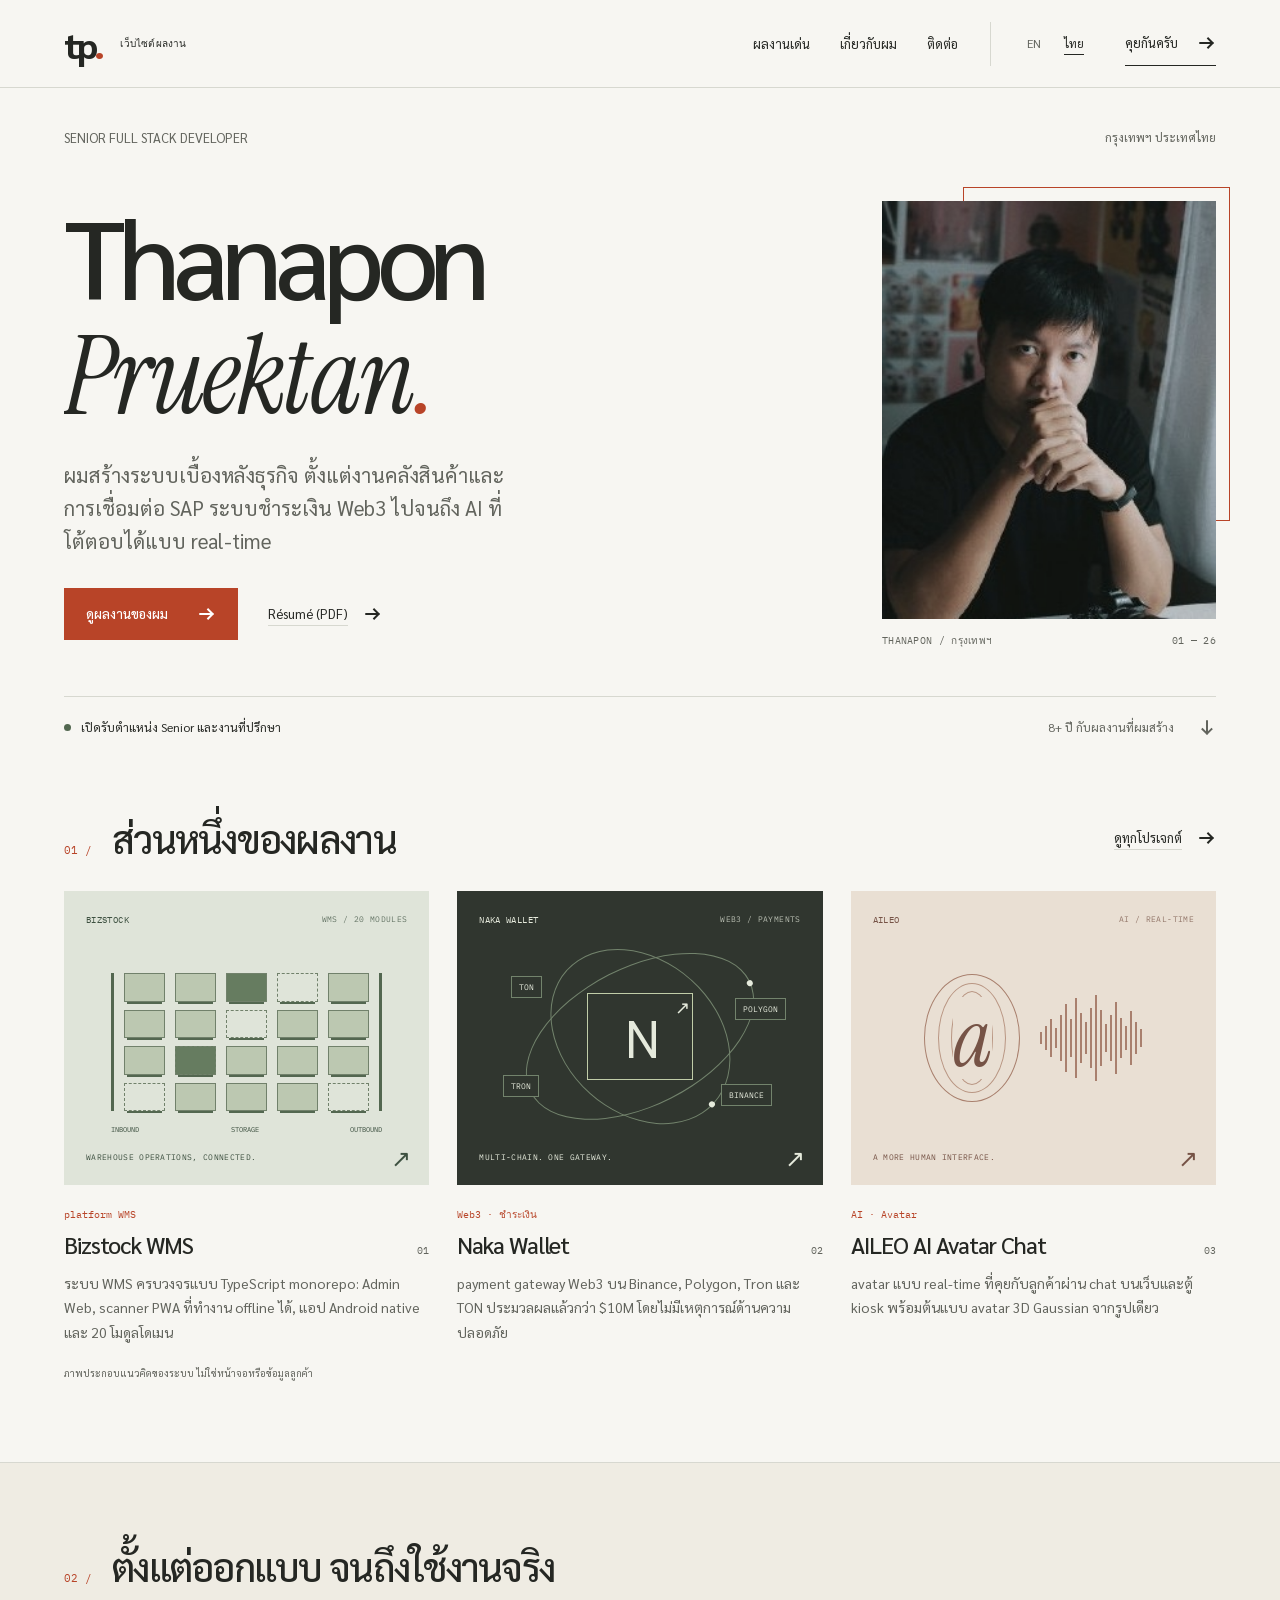
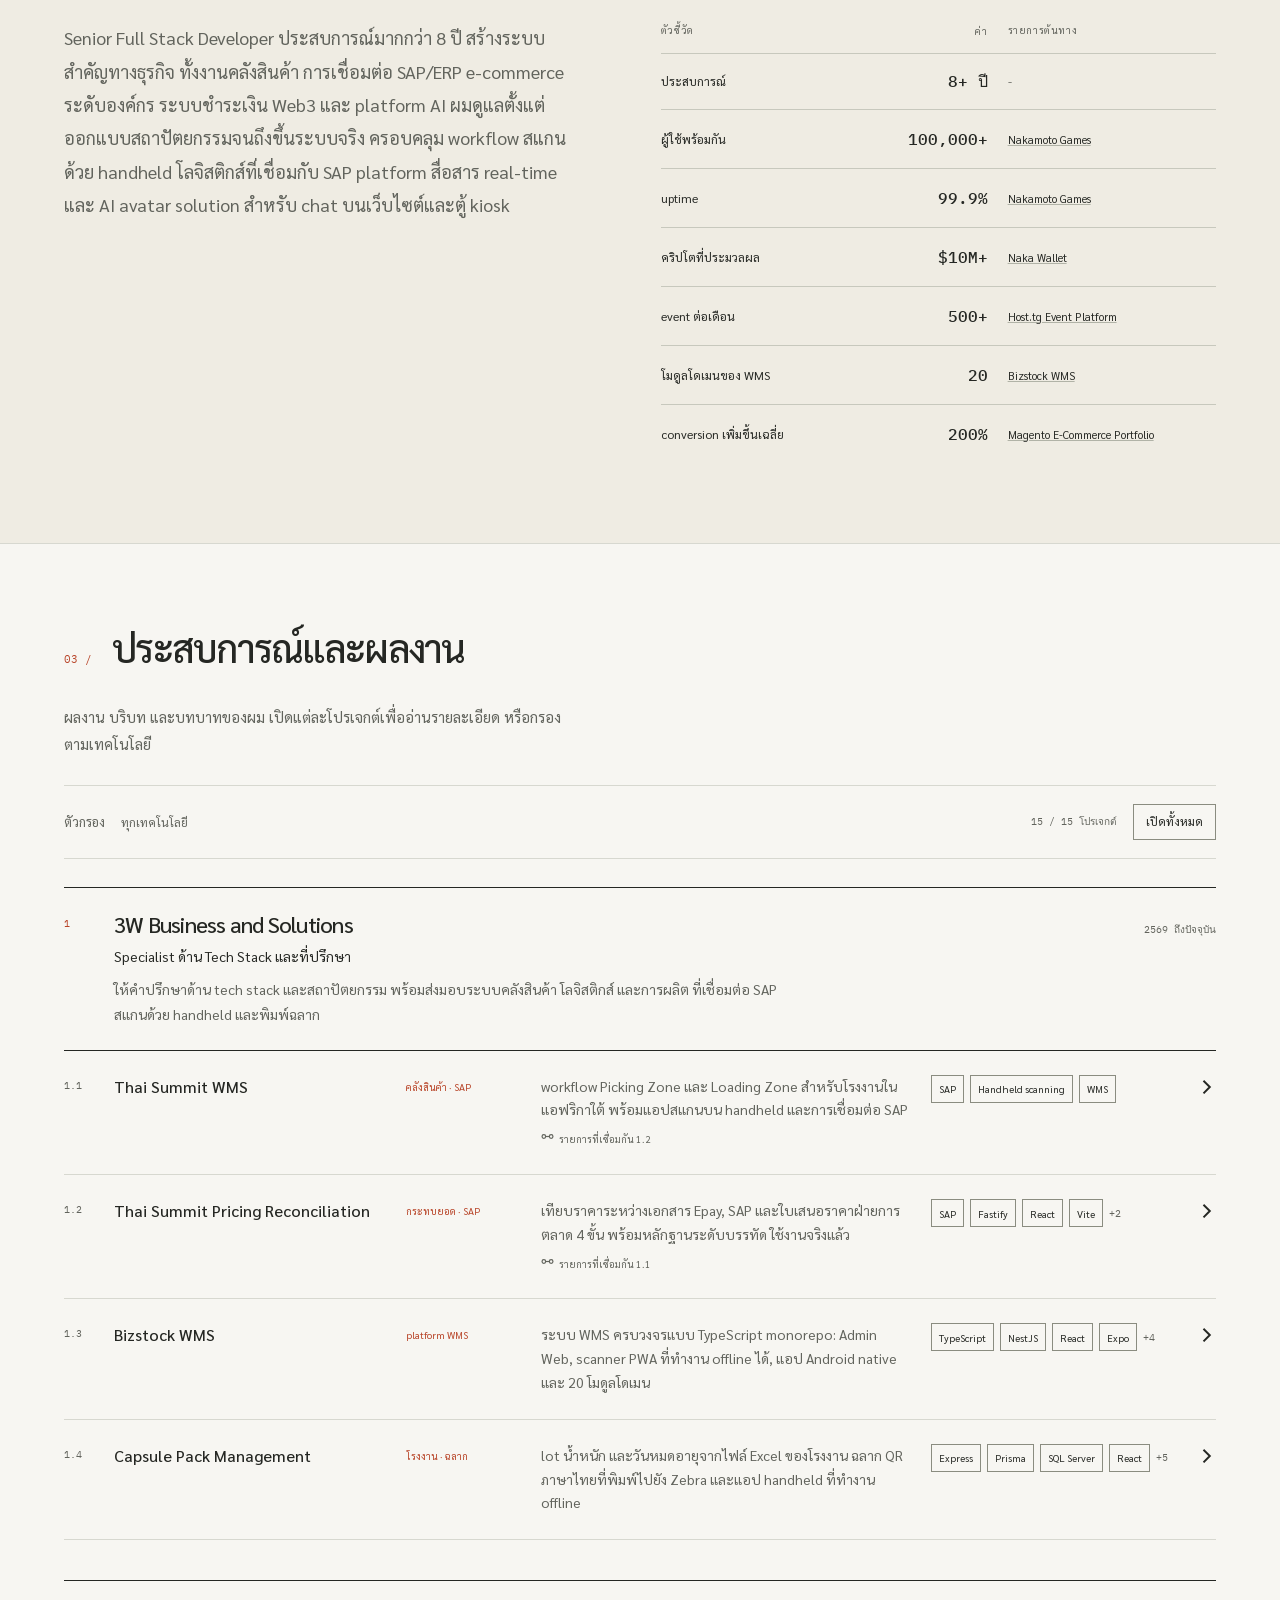
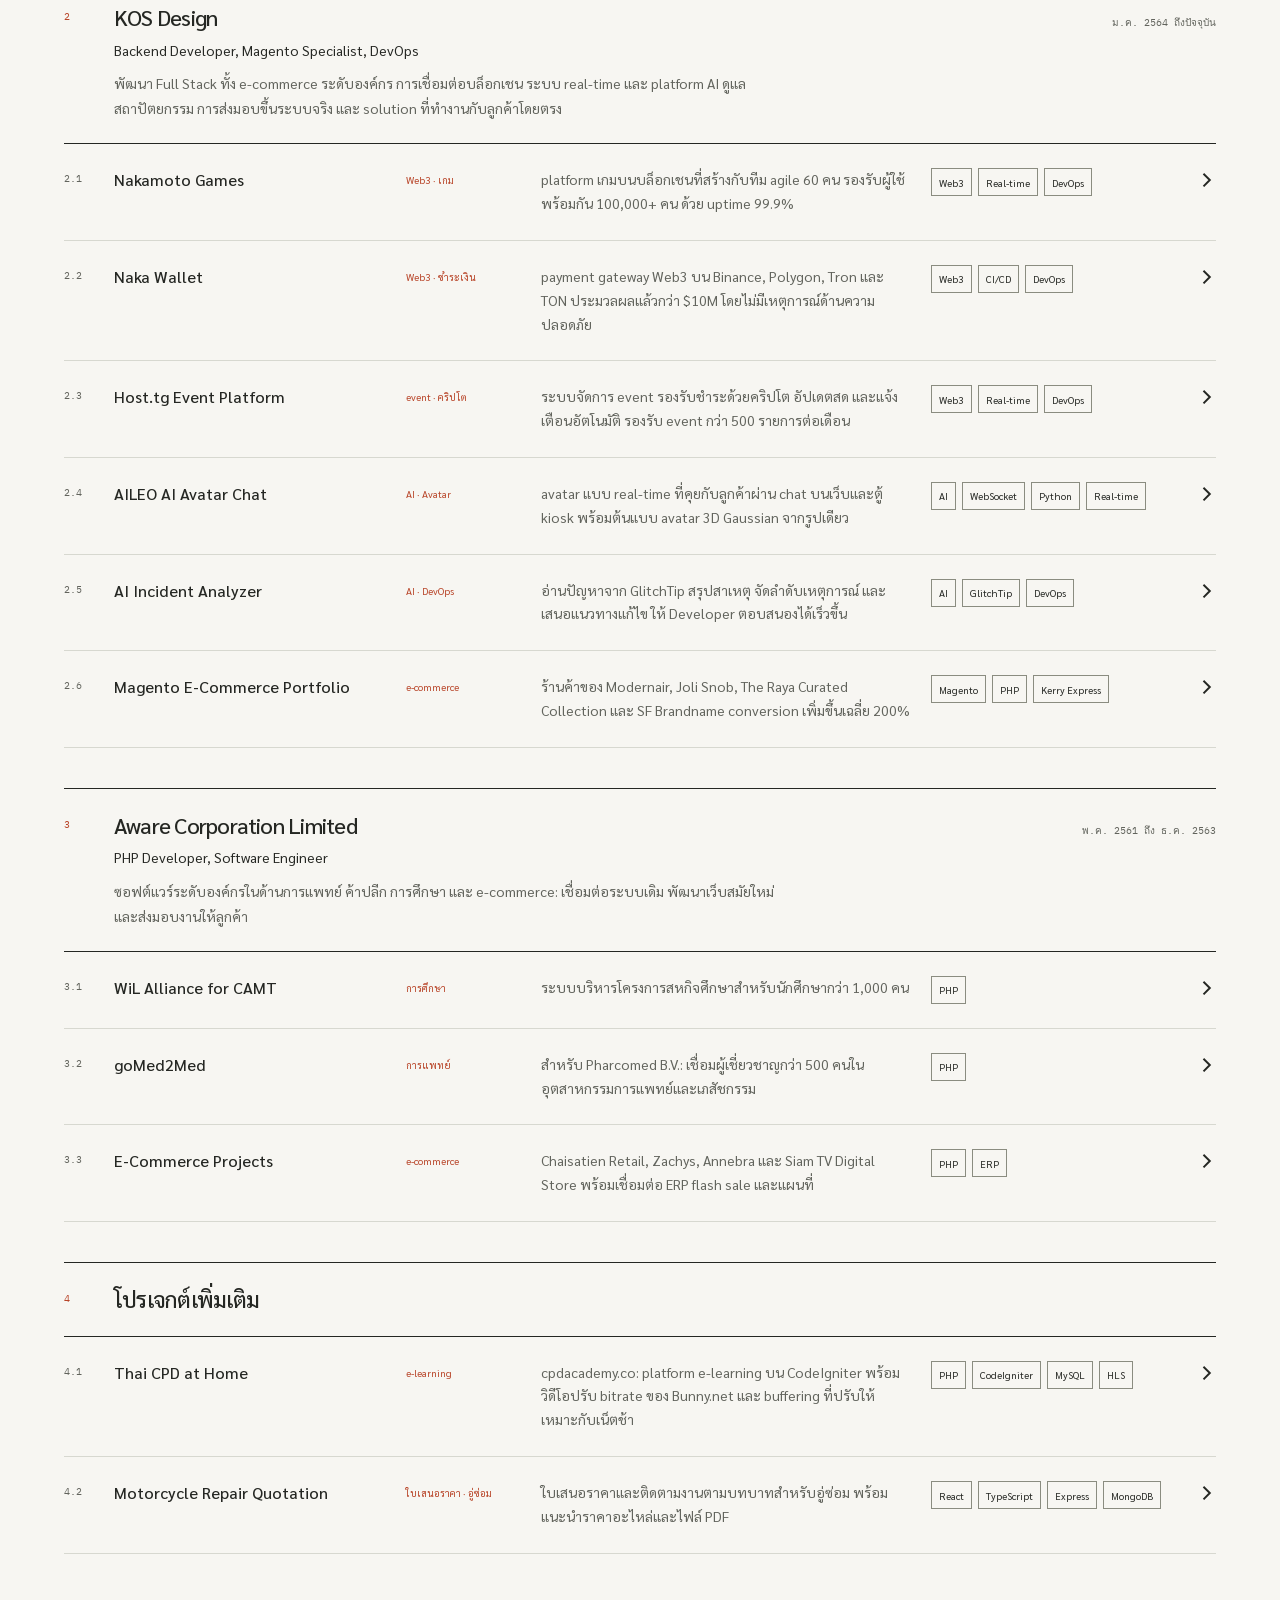
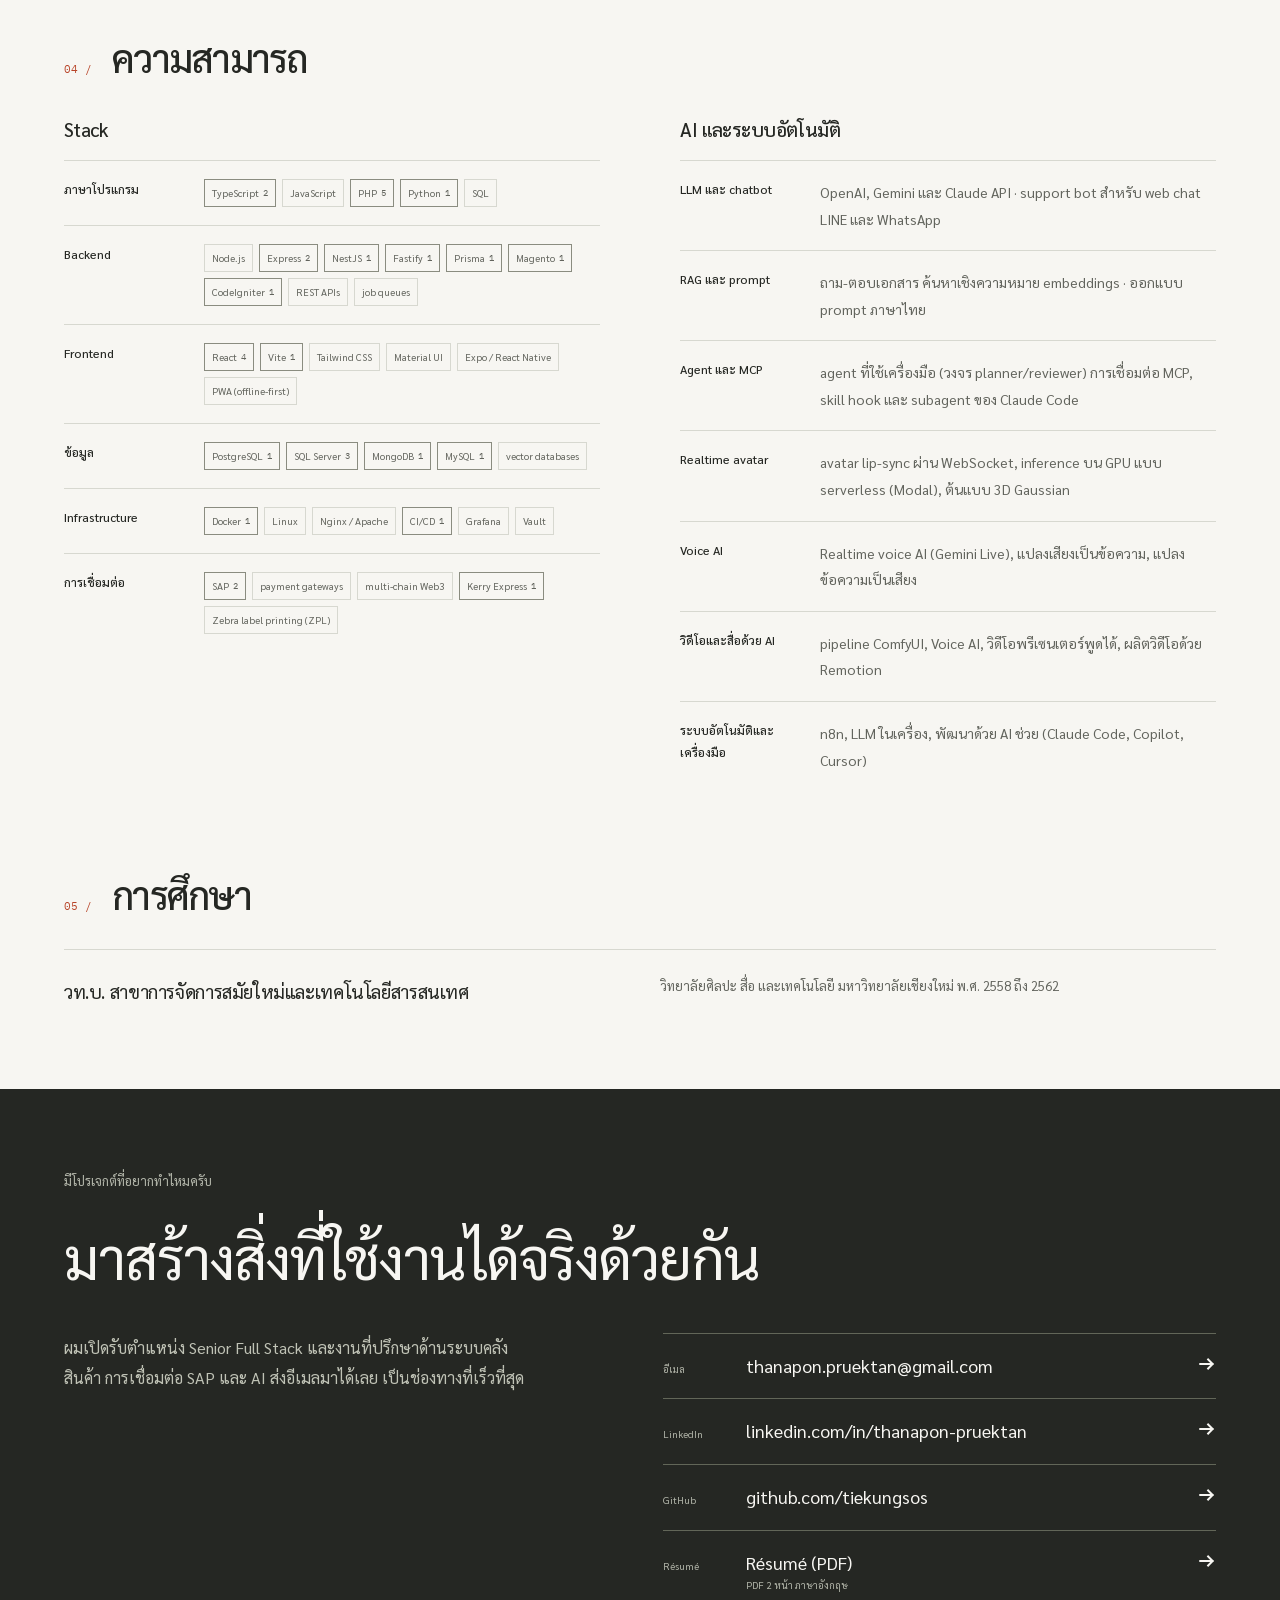
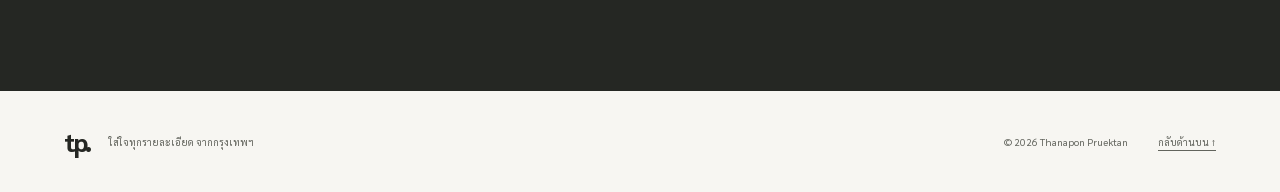
<file: th/index.html>
<!doctype html>
<html lang="th">
<head>
<meta charset="utf-8">
<meta name="viewport" content="width=device-width,initial-scale=1">
<meta name="theme-color" content="#bd492c">
<link rel="icon" href="data:image/svg+xml,%3Csvg xmlns='http://www.w3.org/2000/svg' viewBox='0 0 40 40'%3E%3Crect width='40' height='40' fill='%23f7f6f2'/%3E%3Ctext x='3' y='28' font-family='Arial,sans-serif' font-weight='700' font-size='30' letter-spacing='-3' fill='%23252723'%3Etp%3Ctspan fill='%23b84428'%3E.%3C/tspan%3E%3C/text%3E%3C/svg%3E">
<link rel="preconnect" href="https://fonts.googleapis.com">
<link rel="preconnect" href="https://fonts.gstatic.com" crossorigin>
<link href="https://fonts.googleapis.com/css2?family=Archivo:wght@400;500;600;700;800&family=IBM+Plex+Mono:wght@400;500&family=Instrument+Serif:ital@0;1&family=Sarabun:wght@400;500;600;700&display=swap" rel="stylesheet">
<link rel="stylesheet" href="/styles.css">
<title>Thanapon Pruektan | Senior Full Stack Developer</title>
<meta name="description" content="Senior Full Stack Developer ในกรุงเทพฯ: ระบบคลังสินค้า การเชื่อมต่อ SAP ระบบชำระเงิน Web3 และ AI ที่ใช้งานจริง">
<meta name="author" content="Thanapon Pruektan">
<meta name="robots" content="index,follow,max-image-preview:large,max-snippet:-1,max-video-preview:-1">
<link rel="canonical" href="https://profile-theta-amber-40.vercel.app/th/">
<link rel="alternate" hreflang="en" href="https://profile-theta-amber-40.vercel.app/">
<link rel="alternate" hreflang="th" href="https://profile-theta-amber-40.vercel.app/th/">
<link rel="alternate" hreflang="x-default" href="https://profile-theta-amber-40.vercel.app/">
<link rel="alternate" type="text/plain" href="https://profile-theta-amber-40.vercel.app/llms.txt" title="LLM-readable summary">
<meta property="og:type" content="profile">
<meta property="og:site_name" content="Thanapon Pruektan">
<meta property="og:title" content="Thanapon Pruektan | Senior Full Stack Developer">
<meta property="og:description" content="Senior Full Stack Developer ในกรุงเทพฯ: ระบบคลังสินค้า การเชื่อมต่อ SAP ระบบชำระเงิน Web3 และ AI ที่ใช้งานจริง">
<meta property="og:url" content="https://profile-theta-amber-40.vercel.app/th/">
<meta property="og:locale" content="th_TH">
<meta property="og:locale:alternate" content="en_US">
<meta property="og:image" content="https://profile-theta-amber-40.vercel.app/assets/og-image.png">
<meta property="og:image:width" content="1200">
<meta property="og:image:height" content="630">
<meta property="og:image:alt" content="Thanapon Pruektan, Senior Full Stack Developer: selected warehouse, Web3 payment and AI projects">
<meta property="profile:first_name" content="Thanapon">
<meta property="profile:last_name" content="Pruektan">
<meta name="twitter:card" content="summary_large_image">
<meta name="twitter:title" content="Thanapon Pruektan | Senior Full Stack Developer">
<meta name="twitter:description" content="Senior Full Stack Developer ในกรุงเทพฯ: ระบบคลังสินค้า การเชื่อมต่อ SAP ระบบชำระเงิน Web3 และ AI ที่ใช้งานจริง">
<meta name="twitter:image" content="https://profile-theta-amber-40.vercel.app/assets/og-image.png">
<script type="application/ld+json">{"@context":"https://schema.org","@graph":[{"@type":"Person","@id":"https://profile-theta-amber-40.vercel.app/#person","name":"Thanapon Pruektan","jobTitle":"Senior Full Stack Developer","description":"Senior Full Stack Developer in Bangkok: warehouse systems, SAP integration, Web3 payments and production AI.","url":"https://profile-theta-amber-40.vercel.app/","image":"https://profile-theta-amber-40.vercel.app/assets/portrait.jpg","email":"mailto:thanapon.pruektan@gmail.com","address":{"@type":"PostalAddress","addressLocality":"Bangkok","addressCountry":"TH"},"sameAs":["https://www.linkedin.com/in/thanapon-pruektan-19ba03146/","https://github.com/tiekungsos"],"worksFor":[{"@type":"Organization","name":"3W Business and Solutions"},{"@type":"Organization","name":"KOS Design"}],"alumniOf":{"@type":"CollegeOrUniversity","name":"Chiang Mai University"},"knowsAbout":["Warehouse management systems","SAP integration","Enterprise e-commerce","Magento","Web3 payments","Real-time systems","AI avatars","LLM applications","TypeScript","Node.js","React","PostgreSQL","DevOps"],"knowsLanguage":["en","th"]},{"@type":"WebSite","@id":"https://profile-theta-amber-40.vercel.app/#website","url":"https://profile-theta-amber-40.vercel.app/","name":"Thanapon Pruektan","inLanguage":["en","th"],"publisher":{"@id":"https://profile-theta-amber-40.vercel.app/#person"}},{"@type":"ProfilePage","@id":"https://profile-theta-amber-40.vercel.app/th/#profilepage","url":"https://profile-theta-amber-40.vercel.app/th/","name":"Thanapon Pruektan | Senior Full Stack Developer","description":"Senior Full Stack Developer ในกรุงเทพฯ: ระบบคลังสินค้า การเชื่อมต่อ SAP ระบบชำระเงิน Web3 และ AI ที่ใช้งานจริง","inLanguage":"th","dateModified":"2026-11-14","isPartOf":{"@id":"https://profile-theta-amber-40.vercel.app/#website"},"mainEntity":{"@id":"https://profile-theta-amber-40.vercel.app/#person"},"primaryImageOfPage":{"@type":"ImageObject","url":"https://profile-theta-amber-40.vercel.app/assets/og-image.png","width":1200,"height":630}},{"@type":"ItemList","@id":"https://profile-theta-amber-40.vercel.app/th/#projects","name":"ผลงานและโปรเจกต์","itemListElement":[{"@type":"ListItem","position":1,"item":{"@type":"CreativeWork","name":"Thai Summit WMS","description":"workflow Picking Zone และ Loading Zone สำหรับโรงงานในแอฟริกาใต้ พร้อมแอปสแกนบน handheld และการเชื่อมต่อ SAP","creator":{"@id":"https://profile-theta-amber-40.vercel.app/#person"},"keywords":"SAP, Handheld scanning, WMS","url":"https://profile-theta-amber-40.vercel.app/th/#rec-thai-summit-wms"}},{"@type":"ListItem","position":2,"item":{"@type":"CreativeWork","name":"Thai Summit Pricing Reconciliation","description":"เทียบราคาระหว่างเอกสาร Epay, SAP และใบเสนอราคาฝ่ายการตลาด 4 ขั้น พร้อมหลักฐานระดับบรรทัด ใช้งานจริงแล้ว","creator":{"@id":"https://profile-theta-amber-40.vercel.app/#person"},"keywords":"SAP, Fastify, React, Vite, SQL Server, Windows Server","url":"https://profile-theta-amber-40.vercel.app/th/#rec-pricing"}},{"@type":"ListItem","position":3,"item":{"@type":"CreativeWork","name":"Bizstock WMS","description":"ระบบ WMS ครบวงจรแบบ TypeScript monorepo: Admin Web, scanner PWA ที่ทำงาน offline ได้, แอป Android native และ 20 โมดูลโดเมน","creator":{"@id":"https://profile-theta-amber-40.vercel.app/#person"},"keywords":"TypeScript, NestJS, React, Expo, PostgreSQL, SQL Server, PWA, ZPL","url":"https://profile-theta-amber-40.vercel.app/th/#rec-bizstock"}},{"@type":"ListItem","position":4,"item":{"@type":"CreativeWork","name":"Capsule Pack Management","description":"lot น้ำหนัก และวันหมดอายุจากไฟล์ Excel ของโรงงาน ฉลาก QR ภาษาไทยที่พิมพ์ไปยัง Zebra และแอป handheld ที่ทำงาน offline","creator":{"@id":"https://profile-theta-amber-40.vercel.app/#person"},"keywords":"Express, Prisma, SQL Server, React, PWA, ZPL, Android TWA, Docker, Nginx","url":"https://profile-theta-amber-40.vercel.app/th/#rec-capsule"}},{"@type":"ListItem","position":5,"item":{"@type":"CreativeWork","name":"Nakamoto Games","description":"platform เกมบนบล็อกเชนที่สร้างกับทีม agile 60 คน รองรับผู้ใช้พร้อมกัน 100,000+ คน ด้วย uptime 99.9%","creator":{"@id":"https://profile-theta-amber-40.vercel.app/#person"},"keywords":"Web3, Real-time, DevOps","url":"https://profile-theta-amber-40.vercel.app/th/#rec-nakamoto"}},{"@type":"ListItem","position":6,"item":{"@type":"CreativeWork","name":"Naka Wallet","description":"payment gateway Web3 บน Binance, Polygon, Tron และ TON ประมวลผลแล้วกว่า $10M โดยไม่มีเหตุการณ์ด้านความปลอดภัย","creator":{"@id":"https://profile-theta-amber-40.vercel.app/#person"},"keywords":"Web3, CI/CD, DevOps","url":"https://profile-theta-amber-40.vercel.app/th/#rec-naka-wallet"}},{"@type":"ListItem","position":7,"item":{"@type":"CreativeWork","name":"Host.tg Event Platform","description":"ระบบจัดการ event รองรับชำระด้วยคริปโต อัปเดตสด และแจ้งเตือนอัตโนมัติ รองรับ event กว่า 500 รายการต่อเดือน","creator":{"@id":"https://profile-theta-amber-40.vercel.app/#person"},"keywords":"Web3, Real-time, DevOps","url":"https://profile-theta-amber-40.vercel.app/th/#rec-hosttg"}},{"@type":"ListItem","position":8,"item":{"@type":"CreativeWork","name":"AILEO AI Avatar Chat","description":"avatar แบบ real-time ที่คุยกับลูกค้าผ่าน chat บนเว็บและตู้ kiosk พร้อมต้นแบบ avatar 3D Gaussian จากรูปเดียว","creator":{"@id":"https://profile-theta-amber-40.vercel.app/#person"},"keywords":"AI, WebSocket, Python, Real-time","url":"https://profile-theta-amber-40.vercel.app/th/#rec-aileo"}},{"@type":"ListItem","position":9,"item":{"@type":"CreativeWork","name":"AI Incident Analyzer","description":"อ่านปัญหาจาก GlitchTip สรุปสาเหตุ จัดลำดับเหตุการณ์ และเสนอแนวทางแก้ไข ให้ Developer ตอบสนองได้เร็วขึ้น","creator":{"@id":"https://profile-theta-amber-40.vercel.app/#person"},"keywords":"AI, GlitchTip, DevOps","url":"https://profile-theta-amber-40.vercel.app/th/#rec-incident"}},{"@type":"ListItem","position":10,"item":{"@type":"CreativeWork","name":"Magento E-Commerce Portfolio","description":"ร้านค้าของ Modernair, Joli Snob, The Raya Curated Collection และ SF Brandname conversion เพิ่มขึ้นเฉลี่ย 200%","creator":{"@id":"https://profile-theta-amber-40.vercel.app/#person"},"keywords":"Magento, PHP, Kerry Express","url":"https://profile-theta-amber-40.vercel.app/th/#rec-magento"}},{"@type":"ListItem","position":11,"item":{"@type":"CreativeWork","name":"WiL Alliance for CAMT","description":"ระบบบริหารโครงการสหกิจศึกษาสำหรับนักศึกษากว่า 1,000 คน","creator":{"@id":"https://profile-theta-amber-40.vercel.app/#person"},"keywords":"PHP","url":"https://profile-theta-amber-40.vercel.app/th/#rec-wil"}},{"@type":"ListItem","position":12,"item":{"@type":"CreativeWork","name":"goMed2Med","description":"สำหรับ Pharcomed B.V.: เชื่อมผู้เชี่ยวชาญกว่า 500 คนในอุตสาหกรรมการแพทย์และเภสัชกรรม","creator":{"@id":"https://profile-theta-amber-40.vercel.app/#person"},"keywords":"PHP","url":"https://profile-theta-amber-40.vercel.app/th/#rec-gomed"}},{"@type":"ListItem","position":13,"item":{"@type":"CreativeWork","name":"E-Commerce Projects","description":"Chaisatien Retail, Zachys, Annebra และ Siam TV Digital Store พร้อมเชื่อมต่อ ERP flash sale และแผนที่","creator":{"@id":"https://profile-theta-amber-40.vercel.app/#person"},"keywords":"PHP, ERP","url":"https://profile-theta-amber-40.vercel.app/th/#rec-ecom-aware"}},{"@type":"ListItem","position":14,"item":{"@type":"CreativeWork","name":"Thai CPD at Home","description":"cpdacademy.co: platform e-learning บน CodeIgniter พร้อมวิดีโอปรับ bitrate ของ Bunny.net และ buffering ที่ปรับให้เหมาะกับเน็ตช้า","creator":{"@id":"https://profile-theta-amber-40.vercel.app/#person"},"keywords":"PHP, CodeIgniter, MySQL, HLS","url":"https://profile-theta-amber-40.vercel.app/th/#rec-thaicpd"}},{"@type":"ListItem","position":15,"item":{"@type":"CreativeWork","name":"Motorcycle Repair Quotation","description":"ใบเสนอราคาและติดตามงานตามบทบาทสำหรับอู่ซ่อม พร้อมแนะนำราคาอะไหล่และไฟล์ PDF","creator":{"@id":"https://profile-theta-amber-40.vercel.app/#person"},"keywords":"React, TypeScript, Express, MongoDB","url":"https://profile-theta-amber-40.vercel.app/th/#rec-moto"}}]}]}</script>
</head>
<body>
<div class="reading-progress" aria-hidden="true"></div>

<svg width="0" height="0" style="position:absolute" aria-hidden="true" focusable="false">
  <defs>
    <symbol id="i-arrow" viewBox="0 0 16 16"><path d="M2 8h11M9 4l4 4-4 4" fill="none" stroke="currentColor" stroke-width="1.75" stroke-linecap="square"></path></symbol>
    <symbol id="i-chev" viewBox="0 0 16 16"><path d="M5.5 3 10.5 8l-5 5" fill="none" stroke="currentColor" stroke-width="1.75" stroke-linecap="square"></path></symbol>
    <symbol id="i-link" viewBox="0 0 16 16"><g fill="none" stroke="currentColor" stroke-width="1.5"><circle cx="3.5" cy="8" r="2.2"></circle><circle cx="12.5" cy="8" r="2.2"></circle><path d="M5.7 8h4.6"></path></g></symbol>
  </defs>
</svg>

<a class="skip" href="#records" data-t="skip">ข้ามไปที่รายการ</a>

<header class="bar">
  <a class="brand" href="#top" aria-label="Thanapon Pruektan, home"><span class="mark" aria-hidden="true">tp<span>.</span></span><span class="brand-s" data-t="mark">เว็บไซต์ผลงาน</span></a>
  <nav class="nav" aria-label="Main navigation">
    <a class="bar-a" href="#selected" data-t="navWork">ผลงานเด่น</a>
    <a class="bar-a hide-sm" href="#profile" data-t="navAbout">เกี่ยวกับผม</a>
    <a class="bar-a hide-sm" href="#contact" data-t="navContact">ติดต่อ</a>
  </nav>
  <div class="seg lang" aria-label="ภาษา" id="langgroup">
    <a href="/" data-lang="en" lang="en" hreflang="en">EN</a>
    <a href="/th/" data-lang="th" lang="th" hreflang="th" aria-current="page">ไทย</a>
  </div>
  <a class="nav-contact" href="mailto:thanapon.pruektan@gmail.com"><span data-t="letsTalk">คุยกันครับ</span><svg class="ic" aria-hidden="true"><use href="#i-arrow"></use></svg></a>
</header>

<main id="main">

  <section class="hero wrap" id="top" aria-labelledby="name">
    <div class="hero-meta"><p class="eyebrow" data-t="role">Senior Full Stack Developer</p><p class="location" data-t="where">กรุงเทพฯ ประเทศไทย</p></div>
    <div class="hero-grid">
      <div class="copy">
        <h1 id="name" aria-label="Thanapon Pruektan"><span class="name-line" aria-hidden="true"><span>Thanapon</span></span><em class="name-line" aria-hidden="true"><span>Pruektan<span class="name-dot">.</span></span></em></h1>
        <p class="pitch" data-t="pitch">ผมสร้างระบบเบื้องหลังธุรกิจ ตั้งแต่งานคลังสินค้าและการเชื่อมต่อ SAP ระบบชำระเงิน Web3 ไปจนถึง AI ที่โต้ตอบได้แบบ real-time</p>
        <div class="actions">
          <a class="btn btn-primary" href="#selected"><span data-t="viewWork">ดูผลงานของผม</span><svg class="ic" aria-hidden="true"><use href="#i-arrow"></use></svg></a>
          <a class="text-link" href="/assets/Thanapon-Pruektan-Resume.pdf" download=""><span data-t="resume">Résumé (PDF)</span><svg class="ic" aria-hidden="true"><use href="#i-arrow"></use></svg></a>
        </div>
      </div>
      <figure class="portrait">
        <div class="portrait-image"><img src="/assets/portrait.jpg" width="260" height="325" fetchpriority="high" alt="ภาพถ่ายของ Thanapon Pruektan" data-alt="photoAlt"></div>
        <figcaption><span>THANAPON / <span data-t="whereShort">กรุงเทพฯ</span></span><span class="portrait-index">01 — 26</span></figcaption>
      </figure>
    </div>
    <div class="hero-foot"><p class="availability"><span class="status-dot" aria-hidden="true"></span><span data-t="openTo">เปิดรับตำแหน่ง Senior และงานที่ปรึกษา</span></p><a href="#records" class="hero-index"><span data-t="careerLink">8+ ปี กับผลงานที่ผมสร้าง</span><svg class="ic" aria-hidden="true"><use href="#i-arrow"></use></svg></a></div>
  </section>

  <section class="sec selected" id="selected" aria-labelledby="h-selected">
    <div class="sec-in">
      <div class="section-top"><div class="sh"><span class="section-no" aria-hidden="true">01 /</span><h2 id="h-selected" data-t="selectedTitle">ส่วนหนึ่งของผลงาน</h2></div><a class="text-link" href="#records"><span data-t="allProjects">ดูทุกโปรเจกต์</span><svg class="ic" aria-hidden="true"><use href="#i-arrow"></use></svg></a></div>
      <div class="featured">
        <a class="feature" href="#rec-bizstock" data-go="bizstock">
          <div class="project-art art-wms" aria-hidden="true"><div class="art-label"><span>BIZSTOCK</span><span>WMS / 20 MODULES</span></div><div class="warehouse"><div class="rack"><i></i><i></i><i></i><i></i><i></i><i></i><i></i><i></i><i></i><i></i><i></i><i></i><i></i><i></i><i></i><i></i><i></i><i></i><i></i><i></i></div><div class="warehouse-flow"><span>INBOUND</span><span>STORAGE</span><span>OUTBOUND</span></div></div><span class="art-bottom">WAREHOUSE OPERATIONS, CONNECTED.</span><span class="project-arrow">↗</span></div>
          <div class="feature-type" data-feature="type">platform WMS</div><div class="feature-title"><h3 data-feature="name">Bizstock WMS</h3><span>01</span></div><p data-feature="summary">ระบบ WMS ครบวงจรแบบ TypeScript monorepo: Admin Web, scanner PWA ที่ทำงาน offline ได้, แอป Android native และ 20 โมดูลโดเมน</p>
        </a>
        <a class="feature" href="#rec-naka-wallet" data-go="naka-wallet">
          <div class="project-art art-wallet" aria-hidden="true"><div class="art-label"><span>NAKA WALLET</span><span>WEB3 / PAYMENTS</span></div><div class="wallet-graphic"><div class="orbit orbit-a"></div><div class="orbit orbit-b"></div><div class="wallet-core">N<span>↗</span></div><span class="chain chain-a">TON</span><span class="chain chain-b">POLYGON</span><span class="chain chain-c">TRON</span><span class="chain chain-d">BINANCE</span></div><span class="art-bottom">MULTI-CHAIN. ONE GATEWAY.</span><span class="project-arrow">↗</span></div>
          <div class="feature-type" data-feature="type">Web3 · ชำระเงิน</div><div class="feature-title"><h3 data-feature="name">Naka Wallet</h3><span>02</span></div><p data-feature="summary">payment gateway Web3 บน Binance, Polygon, Tron และ TON ประมวลผลแล้วกว่า $10M โดยไม่มีเหตุการณ์ด้านความปลอดภัย</p>
        </a>
        <a class="feature" href="#rec-aileo" data-go="aileo">
          <div class="project-art art-ai" aria-hidden="true"><div class="art-label"><span>AILEO</span><span>AI / REAL-TIME</span></div><div class="voice-graphic"><div class="voice-orb"><span>a</span></div><div class="waveform"><i style="--h:12px"></i><i style="--h:24px"></i><i style="--h:38px"></i><i style="--h:20px"></i><i style="--h:46px"></i><i style="--h:68px"></i><i style="--h:38px"></i><i style="--h:80px"></i><i style="--h:50px"></i><i style="--h:32px"></i><i style="--h:60px"></i><i style="--h:86px"></i><i style="--h:56px"></i><i style="--h:28px"></i><i style="--h:46px"></i><i style="--h:72px"></i><i style="--h:40px"></i><i style="--h:24px"></i><i style="--h:54px"></i><i style="--h:32px"></i><i style="--h:18px"></i></div></div><span class="art-bottom">A MORE HUMAN INTERFACE.</span><span class="project-arrow">↗</span></div>
          <div class="feature-type" data-feature="type">AI · Avatar</div><div class="feature-title"><h3 data-feature="name">AILEO AI Avatar Chat</h3><span>03</span></div><p data-feature="summary">avatar แบบ real-time ที่คุยกับลูกค้าผ่าน chat บนเว็บและตู้ kiosk พร้อมต้นแบบ avatar 3D Gaussian จากรูปเดียว</p>
        </a>
      </div>
      <p class="illustration-note" data-t="illustrationNote">ภาพประกอบแนวคิดของระบบ ไม่ใช่หน้าจอหรือข้อมูลลูกค้า</p>
    </div>
  </section>

  <section class="sec" id="profile" aria-labelledby="h-profile">
    <div class="sec-in">
      <div class="sh"><span class="section-no" aria-hidden="true">02 /</span><h2 id="h-profile"><span data-t="profileTitle">ตั้งแต่ออกแบบ จนถึงใช้งานจริง</span></h2></div>
      <div class="profile">
        <div class="profile-l">
          <p class="lede" id="profile-text">Senior Full Stack Developer ประสบการณ์มากกว่า 8 ปี สร้างระบบสำคัญทางธุรกิจ ทั้งงานคลังสินค้า การเชื่อมต่อ SAP/ERP e-commerce ระดับองค์กร ระบบชำระเงิน Web3 และ platform AI ผมดูแลตั้งแต่ออกแบบสถาปัตยกรรมจนถึงขึ้นระบบจริง ครอบคลุม workflow สแกนด้วย handheld โลจิสติกส์ที่เชื่อมกับ SAP platform สื่อสาร real-time และ AI avatar solution สำหรับ chat บนเว็บไซต์และตู้ kiosk</p>
        </div>
        <div class="ledger-wrap">
          <table class="tbl" id="ledger"><thead><tr><th scope="col">ตัวชี้วัด</th><th scope="col" class="v">ค่า</th><th scope="col">รายการต้นทาง</th></tr></thead><tbody><tr><td>ประสบการณ์</td><td class="v">8+ ปี</td><td class="src"><span class="dash" aria-hidden="true">-</span></td></tr><tr><td>ผู้ใช้พร้อมกัน</td><td class="v">100,000+</td><td class="src"><button type="button" data-go="nakamoto"><span class="mono">2.1</span><span>Nakamoto Games</span></button></td></tr><tr><td>uptime</td><td class="v">99.9%</td><td class="src"><button type="button" data-go="nakamoto"><span class="mono">2.1</span><span>Nakamoto Games</span></button></td></tr><tr><td>คริปโตที่ประมวลผล</td><td class="v">$10M+</td><td class="src"><button type="button" data-go="naka-wallet"><span class="mono">2.2</span><span>Naka Wallet</span></button></td></tr><tr><td>event ต่อเดือน</td><td class="v">500+</td><td class="src"><button type="button" data-go="hosttg"><span class="mono">2.3</span><span>Host.tg Event Platform</span></button></td></tr><tr><td>โมดูลโดเมนของ WMS</td><td class="v">20</td><td class="src"><button type="button" data-go="bizstock"><span class="mono">1.3</span><span>Bizstock WMS</span></button></td></tr><tr><td>conversion เพิ่มขึ้นเฉลี่ย</td><td class="v">200%</td><td class="src"><button type="button" data-go="magento"><span class="mono">2.6</span><span>Magento E-Commerce Portfolio</span></button></td></tr></tbody></table>
        </div>
      </div>
    </div>
  </section>

  <section class="sec" id="records" aria-labelledby="h-records">
    <div class="sec-in">
      <div class="sh"><span class="section-no" aria-hidden="true">03 /</span><h2 id="h-records"><span data-t="recordsTitle">ประสบการณ์และผลงาน</span></h2></div>
      <p class="lead2" data-t="recordsLead">ผลงาน บริบท และบทบาทของผม เปิดแต่ละโปรเจกต์เพื่ออ่านรายละเอียด หรือกรองตามเทคโนโลยี</p>
      <div class="filter" id="filter">
        <div class="filter-l"><span class="cap" data-t="filterLabel">ตัวกรอง</span><span id="chip-slot"><span class="none">ทุกเทคโนโลยี</span></span></div>
        <div class="filter-r"><span class="count" id="count" aria-live="polite">15 / 15 โปรเจกต์</span><button type="button" class="ghost" id="toggleall" data-mode="open">เปิดทั้งหมด</button></div>
      </div>
      <div class="colhead cap" aria-hidden="true">
        <span></span>
        <div class="row">
          <span data-t="cols.record">รายการ</span><span data-t="cols.type">ประเภท</span><span data-t="cols.summary">คืออะไร</span><span data-t="cols.stack">Stack</span><span></span>
        </div>
      </div>
      <div class="groups" id="groups"><section class="grp" aria-label="3W Business and Solutions">
  <header class="grp-h">
    <span class="num g">1</span>
    <div class="gh-main">
      <div class="gh-top"><h3>3W Business and Solutions</h3><p class="dates">2569 ถึงปัจจุบัน</p></div>
      <p class="gh-role">Specialist ด้าน Tech Stack และที่ปรึกษา</p>
      <p class="gh-sum">ให้คำปรึกษาด้าน tech stack และสถาปัตยกรรม พร้อมส่งมอบระบบคลังสินค้า โลจิสติกส์ และการผลิต ที่เชื่อมต่อ SAP สแกนด้วย handheld และพิมพ์ฉลาก</p>
    </div>
  </header>
  <ol><li class="rec" id="rec-thai-summit-wms" data-id="thai-summit-wms">
  <span class="num">1.1</span>
  <div class="rbody">
    <div class="row">
      <h4 class="r-name"><button type="button" aria-expanded="false" aria-controls="d-thai-summit-wms">Thai Summit WMS</button></h4>
      <p class="r-type">คลังสินค้า · SAP</p>
      <div class="r-sum"><p>workflow Picking Zone และ Loading Zone สำหรับโรงงานในแอฟริกาใต้ พร้อมแอปสแกนบน handheld และการเชื่อมต่อ SAP</p><span class="r-lk"><svg class="ic" aria-hidden="true"><use href="#i-link"></use></svg>รายการที่เชื่อมกัน 1.2</span></div>
      <div class="r-stack"><button type="button" class="tag" data-filter="SAP" aria-pressed="false">SAP</button><button type="button" class="tag" data-filter="Handheld scanning" aria-pressed="false">Handheld scanning</button><button type="button" class="tag" data-filter="WMS" aria-pressed="false">WMS</button></div>
      <svg class="ic r-chev" aria-hidden="true"><use href="#i-chev"></use></svg>
    </div>
    <div class="detail" id="d-thai-summit-wms" role="region" aria-label="Thai Summit WMS"><div class="detail-in"><div class="detail-pad">
      <ol class="bul"><li><span class="mono">1.1.1</span><p>พัฒนาระบบ WMS ให้ Thai Summit ในแอฟริกาใต้ ครอบคลุม workflow Picking Zone และ Loading Zone สำหรับงานโลจิสติกส์ในโรงงาน</p></li><li><span class="mono">1.1.2</span><p>สร้างแอปสแกนบนอุปกรณ์ handheld เพื่อบริหารการเคลื่อนย้ายสินค้าในคลัง การเตรียมจัดส่ง และงานขนส่งแบบ real-time</p></li><li><span class="mono">1.1.3</span><p>เชื่อมข้อมูลปฏิบัติการเข้ากับ SAP เพื่อให้การเคลื่อนย้ายสต็อก การยืนยันการขึ้นสินค้า และการติดตามโลจิสติกส์ถูกต้อง</p></li></ol>
      <dl class="meta">

        <div><dt class="cap">Stack</dt><dd><div class="tags"><button type="button" class="tag" data-filter="SAP" aria-pressed="false">SAP</button><button type="button" class="tag" data-filter="Handheld scanning" aria-pressed="false">Handheld scanning</button><button type="button" class="tag" data-filter="WMS" aria-pressed="false">WMS</button></div></dd></div>
        <div><dt class="cap">รายการที่เชื่อมกัน</dt><dd><button type="button" class="go" data-go="pricing"><span class="mono">1.2</span><span>Thai Summit Pricing Reconciliation</span></button></dd></div>
      </dl>
    </div></div></div>
  </div>
</li><li class="rec" id="rec-pricing" data-id="pricing">
  <span class="num">1.2</span>
  <div class="rbody">
    <div class="row">
      <h4 class="r-name"><button type="button" aria-expanded="false" aria-controls="d-pricing">Thai Summit Pricing Reconciliation</button></h4>
      <p class="r-type">กระทบยอด · SAP</p>
      <div class="r-sum"><p>เทียบราคาระหว่างเอกสาร Epay, SAP และใบเสนอราคาฝ่ายการตลาด 4 ขั้น พร้อมหลักฐานระดับบรรทัด ใช้งานจริงแล้ว</p><span class="r-lk"><svg class="ic" aria-hidden="true"><use href="#i-link"></use></svg>รายการที่เชื่อมกัน 1.1</span></div>
      <div class="r-stack"><button type="button" class="tag" data-filter="SAP" aria-pressed="false">SAP</button><button type="button" class="tag" data-filter="Fastify" aria-pressed="false">Fastify</button><button type="button" class="tag" data-filter="React" aria-pressed="false">React</button><button type="button" class="tag" data-filter="Vite" aria-pressed="false">Vite</button><span class="tag-more">+2</span></div>
      <svg class="ic r-chev" aria-hidden="true"><use href="#i-chev"></use></svg>
    </div>
    <div class="detail" id="d-pricing" role="region" aria-label="Thai Summit Pricing Reconciliation"><div class="detail-in"><div class="detail-pad">
      <ol class="bul"><li><span class="mono">1.2.1</span><p>ออกแบบและพัฒนา platform กระทบยอดราคาให้ Thai Summit เทียบราคาระหว่างเอกสาร Epay, SAP และใบเสนอราคาฝ่ายการตลาด 4 ขั้น (GAP 1 ถึง 4) พร้อมหลักฐานระดับบรรทัดของทุกผลลัพธ์</p></li><li><span class="mono">1.2.2</span><p>สร้างตัวนำเข้าข้อมูลจาก Epay, CSV, SAP และ XLSX กับ engine จับคู่ที่ใช้เลขทศนิยมแบบ decimal ไม่ปัดเศษและไม่เติมศูนย์ให้ค่าที่หายไป ประมวลผลงานนำเข้า กระทบยอด และส่งออกผ่านคิวบน SQL</p></li><li><span class="mono">1.2.3</span><p>ทำระบบติดตามข้อยกเว้นที่ให้ผลคงที่ (รันซ้ำจะเปิดใหม่หรือปิดอัตโนมัติ ไม่สร้างซ้ำ) workflow ตรวจสอบและอนุมัติ และ audit log ที่แก้ย้อนหลังไม่ได้</p></li><li><span class="mono">1.2.4</span><p>deploy ขึ้นระบบจริงบน Windows Server และ SQL Server พร้อมสคริปต์ PowerShell สำหรับติดตั้ง อัปเกรด สำรองข้อมูล และย้อนกลับ</p></li></ol>
      <dl class="meta">
        <div><dt class="cap">บทบาท</dt><dd>Full Stack Developer</dd></div>
        <div><dt class="cap">Stack</dt><dd><div class="tags"><button type="button" class="tag" data-filter="SAP" aria-pressed="false">SAP</button><button type="button" class="tag" data-filter="Fastify" aria-pressed="false">Fastify</button><button type="button" class="tag" data-filter="React" aria-pressed="false">React</button><button type="button" class="tag" data-filter="Vite" aria-pressed="false">Vite</button><button type="button" class="tag" data-filter="SQL Server" aria-pressed="false">SQL Server</button><button type="button" class="tag" data-filter="Windows Server" aria-pressed="false">Windows Server</button></div></dd></div>
        <div><dt class="cap">รายการที่เชื่อมกัน</dt><dd><button type="button" class="go" data-go="thai-summit-wms"><span class="mono">1.1</span><span>Thai Summit WMS</span></button></dd></div>
      </dl>
    </div></div></div>
  </div>
</li><li class="rec" id="rec-bizstock" data-id="bizstock">
  <span class="num">1.3</span>
  <div class="rbody">
    <div class="row">
      <h4 class="r-name"><button type="button" aria-expanded="false" aria-controls="d-bizstock">Bizstock WMS</button></h4>
      <p class="r-type">platform WMS</p>
      <div class="r-sum"><p>ระบบ WMS ครบวงจรแบบ TypeScript monorepo: Admin Web, scanner PWA ที่ทำงาน offline ได้, แอป Android native และ 20 โมดูลโดเมน</p></div>
      <div class="r-stack"><button type="button" class="tag" data-filter="TypeScript" aria-pressed="false">TypeScript</button><button type="button" class="tag" data-filter="NestJS" aria-pressed="false">NestJS</button><button type="button" class="tag" data-filter="React" aria-pressed="false">React</button><button type="button" class="tag" data-filter="Expo" aria-pressed="false">Expo</button><span class="tag-more">+4</span></div>
      <svg class="ic r-chev" aria-hidden="true"><use href="#i-chev"></use></svg>
    </div>
    <div class="detail" id="d-bizstock" role="region" aria-label="Bizstock WMS"><div class="detail-in"><div class="detail-pad">
      <ol class="bul"><li><span class="mono">1.3.1</span><p>ออกแบบและสร้างระบบ WMS เป็น TypeScript monorepo (NestJS, React, Expo) ครอบคลุมครบตั้งแต่รับเข้า จัดเก็บ หยิบ pack ไปจนถึงจัดส่ง ผ่าน 20 โมดูลโดเมน</p></li><li><span class="mono">1.3.2</span><p>ส่งมอบ Admin Web, scanner PWA ที่ทำงาน offline ได้, แอป scanner Android native, background worker และ control plane สำหรับงานปฏิบัติการ รองรับทั้ง PostgreSQL และ SQL Server</p></li><li><span class="mono">1.3.3</span><p>เพิ่มตัวเชื่อม ERP และคอมเมิร์ซ (credential vault, circuit breaker, rate limiting, webhook) การพิมพ์ฉลาก (Code128/QR, ZPL, ESC/POS) การนับสต็อกรอบ การอายัดสต็อกและกักคุณภาพ การคืนสินค้า/RMA และหน้าดู audit พร้อมส่งออก CSV</p></li></ol>
      <dl class="meta">
        <div><dt class="cap">บทบาท</dt><dd>Architect และ Lead Developer</dd></div>
        <div><dt class="cap">Stack</dt><dd><div class="tags"><button type="button" class="tag" data-filter="TypeScript" aria-pressed="false">TypeScript</button><button type="button" class="tag" data-filter="NestJS" aria-pressed="false">NestJS</button><button type="button" class="tag" data-filter="React" aria-pressed="false">React</button><button type="button" class="tag" data-filter="Expo" aria-pressed="false">Expo</button><button type="button" class="tag" data-filter="PostgreSQL" aria-pressed="false">PostgreSQL</button><button type="button" class="tag" data-filter="SQL Server" aria-pressed="false">SQL Server</button><button type="button" class="tag" data-filter="PWA" aria-pressed="false">PWA</button><button type="button" class="tag" data-filter="ZPL" aria-pressed="false">ZPL</button></div></dd></div>

      </dl>
    </div></div></div>
  </div>
</li><li class="rec" id="rec-capsule" data-id="capsule">
  <span class="num">1.4</span>
  <div class="rbody">
    <div class="row">
      <h4 class="r-name"><button type="button" aria-expanded="false" aria-controls="d-capsule">Capsule Pack Management</button></h4>
      <p class="r-type">โรงงาน · ฉลาก</p>
      <div class="r-sum"><p>lot น้ำหนัก และวันหมดอายุจากไฟล์ Excel ของโรงงาน ฉลาก QR ภาษาไทยที่พิมพ์ไปยัง Zebra และแอป handheld ที่ทำงาน offline</p></div>
      <div class="r-stack"><button type="button" class="tag" data-filter="Express" aria-pressed="false">Express</button><button type="button" class="tag" data-filter="Prisma" aria-pressed="false">Prisma</button><button type="button" class="tag" data-filter="SQL Server" aria-pressed="false">SQL Server</button><button type="button" class="tag" data-filter="React" aria-pressed="false">React</button><span class="tag-more">+5</span></div>
      <svg class="ic r-chev" aria-hidden="true"><use href="#i-chev"></use></svg>
    </div>
    <div class="detail" id="d-capsule" role="region" aria-label="Capsule Pack Management"><div class="detail-in"><div class="detail-pad">
      <ol class="bul"><li><span class="mono">1.4.1</span><p>สร้างระบบโรงงานให้ผู้ผลิตแคปซูล ครอบคลุมการสร้าง lot การคำนวณน้ำหนักและวันหมดอายุที่ย้ายมาจากไฟล์ Excel ของโรงงาน การพิมพ์ฉลาก QR การสแกนด้วย handheld และการติดตามสต็อก (Express, Prisma, SQL Server, React)</p></li><li><span class="mono">1.4.2</span><p>สร้างฉลาก QR ภาษาไทยเป็นกราฟิก ZPL ส่งไปเครื่องพิมพ์ Zebra ผ่าน LAN สร้าง PWA handheld แบบ offline-first (คิว IndexedDB พร้อม sync engine ที่ลองส่งซ้ำ สำหรับ Wi-Fi โรงงานที่ไม่เสถียร) และ pack เป็น Android APK (TWA)</p></li><li><span class="mono">1.4.3</span><p>เพิ่มสิทธิ์ตามบทบาทพร้อมล็อกอินด้วย PIN, audit log ของทุกการเปลี่ยนแปลง, สำรองฐานข้อมูลตามเวลา, นำเข้า Excel และรายงาน, และการ deploy ด้วย Docker Compose / Nginx</p></li></ol>
      <dl class="meta">
        <div><dt class="cap">บทบาท</dt><dd>Full Stack Developer</dd></div>
        <div><dt class="cap">Stack</dt><dd><div class="tags"><button type="button" class="tag" data-filter="Express" aria-pressed="false">Express</button><button type="button" class="tag" data-filter="Prisma" aria-pressed="false">Prisma</button><button type="button" class="tag" data-filter="SQL Server" aria-pressed="false">SQL Server</button><button type="button" class="tag" data-filter="React" aria-pressed="false">React</button><button type="button" class="tag" data-filter="PWA" aria-pressed="false">PWA</button><button type="button" class="tag" data-filter="ZPL" aria-pressed="false">ZPL</button><button type="button" class="tag" data-filter="Android TWA" aria-pressed="false">Android TWA</button><button type="button" class="tag" data-filter="Docker" aria-pressed="false">Docker</button><button type="button" class="tag" data-filter="Nginx" aria-pressed="false">Nginx</button></div></dd></div>

      </dl>
    </div></div></div>
  </div>
</li></ol>
</section><section class="grp" aria-label="KOS Design">
  <header class="grp-h">
    <span class="num g">2</span>
    <div class="gh-main">
      <div class="gh-top"><h3>KOS Design</h3><p class="dates">ม.ค. 2564 ถึงปัจจุบัน</p></div>
      <p class="gh-role">Backend Developer, Magento Specialist, DevOps</p>
      <p class="gh-sum">พัฒนา Full Stack ทั้ง e-commerce ระดับองค์กร การเชื่อมต่อบล็อกเชน ระบบ real-time และ platform AI ดูแลสถาปัตยกรรม การส่งมอบขึ้นระบบจริง และ solution ที่ทำงานกับลูกค้าโดยตรง</p>
    </div>
  </header>
  <ol><li class="rec" id="rec-nakamoto" data-id="nakamoto">
  <span class="num">2.1</span>
  <div class="rbody">
    <div class="row">
      <h4 class="r-name"><button type="button" aria-expanded="false" aria-controls="d-nakamoto">Nakamoto Games</button></h4>
      <p class="r-type">Web3 · เกม</p>
      <div class="r-sum"><p>platform เกมบนบล็อกเชนที่สร้างกับทีม agile 60 คน รองรับผู้ใช้พร้อมกัน 100,000+ คน ด้วย uptime 99.9%</p></div>
      <div class="r-stack"><button type="button" class="tag" data-filter="Web3" aria-pressed="false">Web3</button><button type="button" class="tag" data-filter="Real-time" aria-pressed="false">Real-time</button><button type="button" class="tag" data-filter="DevOps" aria-pressed="false">DevOps</button></div>
      <svg class="ic r-chev" aria-hidden="true"><use href="#i-chev"></use></svg>
    </div>
    <div class="detail" id="d-nakamoto" role="region" aria-label="Nakamoto Games"><div class="detail-in"><div class="detail-pad">
      <ol class="bul"><li><span class="mono">2.1.1</span><p>มีบทบาทสำคัญในทีม agile 60 คน พัฒนา platform เกมบนบล็อกเชนประสิทธิภาพสูง</p></li><li><span class="mono">2.1.2</span><p>ออกแบบเว็บไซต์ Backend API และสถาปัตยกรรมฐานข้อมูล พร้อมพัฒนาระบบเล่นเกมและ chat แบบ real-time</p></li><li><span class="mono">2.1.3</span><p>ส่งมอบ platform ที่ขยายตัวได้ รองรับผู้ใช้พร้อมกัน 100,000+ คน ด้วย uptime 99.9%</p></li></ol>
      <dl class="meta">
        <div><dt class="cap">บทบาท</dt><dd>Senior Backend และ DevOps</dd></div>
        <div><dt class="cap">Stack</dt><dd><div class="tags"><button type="button" class="tag" data-filter="Web3" aria-pressed="false">Web3</button><button type="button" class="tag" data-filter="Real-time" aria-pressed="false">Real-time</button><button type="button" class="tag" data-filter="DevOps" aria-pressed="false">DevOps</button></div></dd></div>

      </dl>
    </div></div></div>
  </div>
</li><li class="rec" id="rec-naka-wallet" data-id="naka-wallet">
  <span class="num">2.2</span>
  <div class="rbody">
    <div class="row">
      <h4 class="r-name"><button type="button" aria-expanded="false" aria-controls="d-naka-wallet">Naka Wallet</button></h4>
      <p class="r-type">Web3 · ชำระเงิน</p>
      <div class="r-sum"><p>payment gateway Web3 บน Binance, Polygon, Tron และ TON ประมวลผลแล้วกว่า $10M โดยไม่มีเหตุการณ์ด้านความปลอดภัย</p></div>
      <div class="r-stack"><button type="button" class="tag" data-filter="Web3" aria-pressed="false">Web3</button><button type="button" class="tag" data-filter="CI/CD" aria-pressed="false">CI/CD</button><button type="button" class="tag" data-filter="DevOps" aria-pressed="false">DevOps</button></div>
      <svg class="ic r-chev" aria-hidden="true"><use href="#i-chev"></use></svg>
    </div>
    <div class="detail" id="d-naka-wallet" role="region" aria-label="Naka Wallet"><div class="detail-in"><div class="detail-pad">
      <ol class="bul"><li><span class="mono">2.2.1</span><p>นำทีมพัฒนา payment gateway Web3 รองรับบล็อกเชนหลัก เช่น Binance, Polygon, Tron และ TON</p></li><li><span class="mono">2.2.2</span><p>ออกแบบสถาปัตยกรรมการชำระเงินที่ขยายตัวได้ Backend API การเชื่อมบล็อกเชน และ workflow CI/CD</p></li><li><span class="mono">2.2.3</span><p>ประมวลผลธุรกรรมคริปโตมูลค่ากว่า 10 ล้านดอลลาร์ โดยไม่มีเหตุการณ์ด้านความปลอดภัย</p></li></ol>
      <dl class="meta">
        <div><dt class="cap">บทบาท</dt><dd>Senior Backend และ DevOps</dd></div>
        <div><dt class="cap">Stack</dt><dd><div class="tags"><button type="button" class="tag" data-filter="Web3" aria-pressed="false">Web3</button><button type="button" class="tag" data-filter="CI/CD" aria-pressed="false">CI/CD</button><button type="button" class="tag" data-filter="DevOps" aria-pressed="false">DevOps</button></div></dd></div>

      </dl>
    </div></div></div>
  </div>
</li><li class="rec" id="rec-hosttg" data-id="hosttg">
  <span class="num">2.3</span>
  <div class="rbody">
    <div class="row">
      <h4 class="r-name"><button type="button" aria-expanded="false" aria-controls="d-hosttg">Host.tg Event Platform</button></h4>
      <p class="r-type">event · คริปโต</p>
      <div class="r-sum"><p>ระบบจัดการ event รองรับชำระด้วยคริปโต อัปเดตสด และแจ้งเตือนอัตโนมัติ รองรับ event กว่า 500 รายการต่อเดือน</p></div>
      <div class="r-stack"><button type="button" class="tag" data-filter="Web3" aria-pressed="false">Web3</button><button type="button" class="tag" data-filter="Real-time" aria-pressed="false">Real-time</button><button type="button" class="tag" data-filter="DevOps" aria-pressed="false">DevOps</button></div>
      <svg class="ic r-chev" aria-hidden="true"><use href="#i-chev"></use></svg>
    </div>
    <div class="detail" id="d-hosttg" role="region" aria-label="Host.tg Event Platform"><div class="detail-in"><div class="detail-pad">
      <ol class="bul"><li><span class="mono">2.3.1</span><p>สร้าง platform จัดการ event รองรับการชำระด้วยคริปโต อัปเดต event แบบ real-time และแจ้งเตือนอัตโนมัติ</p></li><li><span class="mono">2.3.2</span><p>รองรับ traffic สูงสำหรับ event กว่า 500 รายการต่อเดือน และผู้ใช้พร้อมกัน 10,000+ คน</p></li></ol>
      <dl class="meta">
        <div><dt class="cap">บทบาท</dt><dd>Senior Backend และ DevOps</dd></div>
        <div><dt class="cap">Stack</dt><dd><div class="tags"><button type="button" class="tag" data-filter="Web3" aria-pressed="false">Web3</button><button type="button" class="tag" data-filter="Real-time" aria-pressed="false">Real-time</button><button type="button" class="tag" data-filter="DevOps" aria-pressed="false">DevOps</button></div></dd></div>

      </dl>
    </div></div></div>
  </div>
</li><li class="rec" id="rec-aileo" data-id="aileo">
  <span class="num">2.4</span>
  <div class="rbody">
    <div class="row">
      <h4 class="r-name"><button type="button" aria-expanded="false" aria-controls="d-aileo">AILEO AI Avatar Chat</button></h4>
      <p class="r-type">AI · Avatar</p>
      <div class="r-sum"><p>avatar แบบ real-time ที่คุยกับลูกค้าผ่าน chat บนเว็บและตู้ kiosk พร้อมต้นแบบ avatar 3D Gaussian จากรูปเดียว</p></div>
      <div class="r-stack"><button type="button" class="tag" data-filter="AI" aria-pressed="false">AI</button><button type="button" class="tag" data-filter="WebSocket" aria-pressed="false">WebSocket</button><button type="button" class="tag" data-filter="Python" aria-pressed="false">Python</button><button type="button" class="tag" data-filter="Real-time" aria-pressed="false">Real-time</button></div>
      <svg class="ic r-chev" aria-hidden="true"><use href="#i-chev"></use></svg>
    </div>
    <div class="detail" id="d-aileo" role="region" aria-label="AILEO AI Avatar Chat"><div class="detail-in"><div class="detail-pad">
      <ol class="bul"><li><span class="mono">2.4.1</span><p>พัฒนา solution chat กับ AI avatar แบบ real-time ให้ aileo.co ผู้ใช้เห็นและโต้ตอบกับ avatar ดิจิทัลผ่าน chat บนเว็บและตู้ kiosk</p></li><li><span class="mono">2.4.2</span><p>พัฒนาการสนทนาแบบ real-time พฤติกรรมการตอบสนองของ avatar และ workflow สื่อสารกับลูกค้า</p></li><li><span class="mono">2.4.3</span><p>ทำต้นแบบ avatar ศีรษะ 3D Gaussian Splatting จากรูปเดียว (ผูกกับ FLAME) โดยใช้โมเดล LAM และ LAM_Audio2Expression สร้าง CLI ของ pipeline และตัวแปลงนิพจน์ ARKit เป็น FLAME เพื่อขับ avatar จากเสียง</p></li></ol>
      <dl class="meta">

        <div><dt class="cap">Stack</dt><dd><div class="tags"><button type="button" class="tag" data-filter="AI" aria-pressed="false">AI</button><button type="button" class="tag" data-filter="WebSocket" aria-pressed="false">WebSocket</button><button type="button" class="tag" data-filter="Python" aria-pressed="false">Python</button><button type="button" class="tag" data-filter="Real-time" aria-pressed="false">Real-time</button></div></dd></div>

      </dl>
    </div></div></div>
  </div>
</li><li class="rec" id="rec-incident" data-id="incident">
  <span class="num">2.5</span>
  <div class="rbody">
    <div class="row">
      <h4 class="r-name"><button type="button" aria-expanded="false" aria-controls="d-incident">AI Incident Analyzer</button></h4>
      <p class="r-type">AI · DevOps</p>
      <div class="r-sum"><p>อ่านปัญหาจาก GlitchTip สรุปสาเหตุ จัดลำดับเหตุการณ์ และเสนอแนวทางแก้ไข ให้ Developer ตอบสนองได้เร็วขึ้น</p></div>
      <div class="r-stack"><button type="button" class="tag" data-filter="AI" aria-pressed="false">AI</button><button type="button" class="tag" data-filter="GlitchTip" aria-pressed="false">GlitchTip</button><button type="button" class="tag" data-filter="DevOps" aria-pressed="false">DevOps</button></div>
      <svg class="ic r-chev" aria-hidden="true"><use href="#i-chev"></use></svg>
    </div>
    <div class="detail" id="d-incident" role="region" aria-label="AI Incident Analyzer"><div class="detail-in"><div class="detail-pad">
      <ol class="bul"><li><span class="mono">2.5.1</span><p>สร้าง platform AI เชื่อมกับ GlitchTip เพื่อวิเคราะห์ปัญหา สรุปสาเหตุ จัดลำดับความสำคัญของเหตุการณ์ และแนะนำแนวทางแก้ไขให้ Developer</p></li><li><span class="mono">2.5.2</span><p>ทำ workflow ตรวจสอบปัญหาอัตโนมัติ ลดการสืบสวนซ้ำๆ ลดเหตุการณ์ที่ค้างอยู่ และย่นเวลาตอบสนองของ Developer</p></li></ol>
      <dl class="meta">

        <div><dt class="cap">Stack</dt><dd><div class="tags"><button type="button" class="tag" data-filter="AI" aria-pressed="false">AI</button><button type="button" class="tag" data-filter="GlitchTip" aria-pressed="false">GlitchTip</button><button type="button" class="tag" data-filter="DevOps" aria-pressed="false">DevOps</button></div></dd></div>

      </dl>
    </div></div></div>
  </div>
</li><li class="rec" id="rec-magento" data-id="magento">
  <span class="num">2.6</span>
  <div class="rbody">
    <div class="row">
      <h4 class="r-name"><button type="button" aria-expanded="false" aria-controls="d-magento">Magento E-Commerce Portfolio</button></h4>
      <p class="r-type">e-commerce</p>
      <div class="r-sum"><p>ร้านค้าของ Modernair, Joli Snob, The Raya Curated Collection และ SF Brandname conversion เพิ่มขึ้นเฉลี่ย 200%</p></div>
      <div class="r-stack"><button type="button" class="tag" data-filter="Magento" aria-pressed="false">Magento</button><button type="button" class="tag" data-filter="PHP" aria-pressed="false">PHP</button><button type="button" class="tag" data-filter="Kerry Express" aria-pressed="false">Kerry Express</button></div>
      <svg class="ic r-chev" aria-hidden="true"><use href="#i-chev"></use></svg>
    </div>
    <div class="detail" id="d-magento" role="region" aria-label="Magento E-Commerce Portfolio"><div class="detail-in"><div class="detail-pad">
      <ol class="bul"><li><span class="mono">2.6.1</span><p>ออกแบบสถาปัตยกรรมและพัฒนา solution e-commerce บน Magento ให้ Modernair, Joli Snob, The Raya Curated Collection และ SF Brandname</p></li><li><span class="mono">2.6.2</span><p>พัฒนาโมดูลเฉพาะ การเชื่อมต่อระบบชำระเงิน การตั้งค่าสินค้า การปรับให้เหมาะกับมือถือ และการเชื่อมต่อโลจิสติกส์ รวมถึงการติดตามพัสดุ Kerry Express</p></li><li><span class="mono">2.6.3</span><p>เพิ่มอัตรา conversion เฉลี่ย 200% ในทุกโปรเจกต์</p></li></ol>
      <dl class="meta">
        <div><dt class="cap">บทบาท</dt><dd>Magento Architect และ Full Stack Developer</dd></div>
        <div><dt class="cap">Stack</dt><dd><div class="tags"><button type="button" class="tag" data-filter="Magento" aria-pressed="false">Magento</button><button type="button" class="tag" data-filter="PHP" aria-pressed="false">PHP</button><button type="button" class="tag" data-filter="Kerry Express" aria-pressed="false">Kerry Express</button></div></dd></div>

      </dl>
    </div></div></div>
  </div>
</li></ol>
</section><section class="grp" aria-label="Aware Corporation Limited">
  <header class="grp-h">
    <span class="num g">3</span>
    <div class="gh-main">
      <div class="gh-top"><h3>Aware Corporation Limited</h3><p class="dates">พ.ค. 2561 ถึง ธ.ค. 2563</p></div>
      <p class="gh-role">PHP Developer, Software Engineer</p>
      <p class="gh-sum">ซอฟต์แวร์ระดับองค์กรในด้านการแพทย์ ค้าปลีก การศึกษา และ e-commerce: เชื่อมต่อระบบเดิม พัฒนาเว็บสมัยใหม่ และส่งมอบงานให้ลูกค้า</p>
    </div>
  </header>
  <ol><li class="rec" id="rec-wil" data-id="wil">
  <span class="num">3.1</span>
  <div class="rbody">
    <div class="row">
      <h4 class="r-name"><button type="button" aria-expanded="false" aria-controls="d-wil">WiL Alliance for CAMT</button></h4>
      <p class="r-type">การศึกษา</p>
      <div class="r-sum"><p>ระบบบริหารโครงการสหกิจศึกษาสำหรับนักศึกษากว่า 1,000 คน</p></div>
      <div class="r-stack"><button type="button" class="tag" data-filter="PHP" aria-pressed="false">PHP</button></div>
      <svg class="ic r-chev" aria-hidden="true"><use href="#i-chev"></use></svg>
    </div>
    <div class="detail" id="d-wil" role="region" aria-label="WiL Alliance for CAMT"><div class="detail-in"><div class="detail-pad">
      <ol class="bul"><li><span class="mono">3.1.1</span><p>เพิ่มความโปร่งใสในการบริหารโครงการสหกิจศึกษา (Work-Integrated Learning) สำหรับนักศึกษากว่า 1,000 คน</p></li></ol>
      <dl class="meta">

        <div><dt class="cap">Stack</dt><dd><div class="tags"><button type="button" class="tag" data-filter="PHP" aria-pressed="false">PHP</button></div></dd></div>

      </dl>
    </div></div></div>
  </div>
</li><li class="rec" id="rec-gomed" data-id="gomed">
  <span class="num">3.2</span>
  <div class="rbody">
    <div class="row">
      <h4 class="r-name"><button type="button" aria-expanded="false" aria-controls="d-gomed">goMed2Med</button></h4>
      <p class="r-type">การแพทย์</p>
      <div class="r-sum"><p>สำหรับ Pharcomed B.V.: เชื่อมผู้เชี่ยวชาญกว่า 500 คนในอุตสาหกรรมการแพทย์และเภสัชกรรม</p></div>
      <div class="r-stack"><button type="button" class="tag" data-filter="PHP" aria-pressed="false">PHP</button></div>
      <svg class="ic r-chev" aria-hidden="true"><use href="#i-chev"></use></svg>
    </div>
    <div class="detail" id="d-gomed" role="region" aria-label="goMed2Med"><div class="detail-in"><div class="detail-pad">
      <ol class="bul"><li><span class="mono">3.2.1</span><p>เชื่อมผู้มีส่วนได้ส่วนเสียในอุตสาหกรรมการแพทย์และเภสัชกรรม สร้างการเชื่อมต่อระหว่างผู้เชี่ยวชาญกว่า 500 คน</p></li></ol>
      <dl class="meta">

        <div><dt class="cap">Stack</dt><dd><div class="tags"><button type="button" class="tag" data-filter="PHP" aria-pressed="false">PHP</button></div></dd></div>

      </dl>
    </div></div></div>
  </div>
</li><li class="rec" id="rec-ecom-aware" data-id="ecom-aware">
  <span class="num">3.3</span>
  <div class="rbody">
    <div class="row">
      <h4 class="r-name"><button type="button" aria-expanded="false" aria-controls="d-ecom-aware">E-Commerce Projects</button></h4>
      <p class="r-type">e-commerce</p>
      <div class="r-sum"><p>Chaisatien Retail, Zachys, Annebra และ Siam TV Digital Store พร้อมเชื่อมต่อ ERP flash sale และแผนที่</p></div>
      <div class="r-stack"><button type="button" class="tag" data-filter="PHP" aria-pressed="false">PHP</button><button type="button" class="tag" data-filter="ERP" aria-pressed="false">ERP</button></div>
      <svg class="ic r-chev" aria-hidden="true"><use href="#i-chev"></use></svg>
    </div>
    <div class="detail" id="d-ecom-aware" role="region" aria-label="E-Commerce Projects"><div class="detail-in"><div class="detail-pad">
      <ol class="bul"><li><span class="mono">3.3.1</span><p>ส่งมอบ Chaisatien Retail Solution, Zachys E-Commerce, Annebra E-Commerce และ Siam TV Digital Store พร้อมการเชื่อมต่อ ERP flash sale และ Google Maps</p></li></ol>
      <dl class="meta">

        <div><dt class="cap">Stack</dt><dd><div class="tags"><button type="button" class="tag" data-filter="PHP" aria-pressed="false">PHP</button><button type="button" class="tag" data-filter="ERP" aria-pressed="false">ERP</button></div></dd></div>

      </dl>
    </div></div></div>
  </div>
</li></ol>
</section><section class="grp" aria-label="โปรเจกต์เพิ่มเติม">
  <header class="grp-h">
    <span class="num g">4</span>
    <div class="gh-main">
      <div class="gh-top"><h3>โปรเจกต์เพิ่มเติม</h3></div>


    </div>
  </header>
  <ol><li class="rec" id="rec-thaicpd" data-id="thaicpd">
  <span class="num">4.1</span>
  <div class="rbody">
    <div class="row">
      <h4 class="r-name"><button type="button" aria-expanded="false" aria-controls="d-thaicpd">Thai CPD at Home</button></h4>
      <p class="r-type">e-learning</p>
      <div class="r-sum"><p>cpdacademy.co: platform e-learning บน CodeIgniter พร้อมวิดีโอปรับ bitrate ของ Bunny.net และ buffering ที่ปรับให้เหมาะกับเน็ตช้า</p></div>
      <div class="r-stack"><button type="button" class="tag" data-filter="PHP" aria-pressed="false">PHP</button><button type="button" class="tag" data-filter="CodeIgniter" aria-pressed="false">CodeIgniter</button><button type="button" class="tag" data-filter="MySQL" aria-pressed="false">MySQL</button><button type="button" class="tag" data-filter="HLS" aria-pressed="false">HLS</button></div>
      <svg class="ic r-chev" aria-hidden="true"><use href="#i-chev"></use></svg>
    </div>
    <div class="detail" id="d-thaicpd" role="region" aria-label="Thai CPD at Home"><div class="detail-in"><div class="detail-pad">
      <ol class="bul"><li><span class="mono">4.1.1</span><p>พัฒนาและดูแล feature ของ platform e-learning บน CodeIgniter 3 / MySQL ได้แก่ คอร์สและบทเรียน ตะกร้าและ checkout ชำระเงิน ใบรับรอง ข้อสอบ ฟอรัม และรายงานสำหรับผู้ดูแล</p></li><li><span class="mono">4.1.2</span><p>เชื่อม Bunny.net Stream สำหรับวิดีโอ HLS แบบปรับ bitrate อัตโนมัติ (webhook หลังเอนโค้ด และการย้ายแหล่งวิดีโอ local / YouTube / Bunny รายบทเรียน) และเพิ่มการตรวจเครือข่ายกับ buffering แบบปรับตัวได้ฝั่งไคลเอนต์ สำหรับเน็ตช้า</p></li></ol>
      <dl class="meta">
        <div><dt class="cap">บทบาท</dt><dd>Full Stack Developer</dd></div>
        <div><dt class="cap">Stack</dt><dd><div class="tags"><button type="button" class="tag" data-filter="PHP" aria-pressed="false">PHP</button><button type="button" class="tag" data-filter="CodeIgniter" aria-pressed="false">CodeIgniter</button><button type="button" class="tag" data-filter="MySQL" aria-pressed="false">MySQL</button><button type="button" class="tag" data-filter="HLS" aria-pressed="false">HLS</button></div></dd></div>

      </dl>
    </div></div></div>
  </div>
</li><li class="rec" id="rec-moto" data-id="moto">
  <span class="num">4.2</span>
  <div class="rbody">
    <div class="row">
      <h4 class="r-name"><button type="button" aria-expanded="false" aria-controls="d-moto">Motorcycle Repair Quotation</button></h4>
      <p class="r-type">ใบเสนอราคา · อู่ซ่อม</p>
      <div class="r-sum"><p>ใบเสนอราคาและติดตามงานตามบทบาทสำหรับอู่ซ่อม พร้อมแนะนำราคาอะไหล่และไฟล์ PDF</p></div>
      <div class="r-stack"><button type="button" class="tag" data-filter="React" aria-pressed="false">React</button><button type="button" class="tag" data-filter="TypeScript" aria-pressed="false">TypeScript</button><button type="button" class="tag" data-filter="Express" aria-pressed="false">Express</button><button type="button" class="tag" data-filter="MongoDB" aria-pressed="false">MongoDB</button></div>
      <svg class="ic r-chev" aria-hidden="true"><use href="#i-chev"></use></svg>
    </div>
    <div class="detail" id="d-moto" role="region" aria-label="Motorcycle Repair Quotation"><div class="detail-in"><div class="detail-pad">
      <ol class="bul"><li><span class="mono">4.2.1</span><p>สร้างเว็บแอปใบเสนอราคาและติดตามงานแบบแบ่งสิทธิ์ตามบทบาท (React, TypeScript, MUI, Node.js/Express, MongoDB) แนะนำราคาอะไหล่ตามยี่ห้อ/รุ่น/ปี อัปโหลดรูปแยกหมวด สร้าง PDF ด้วย Puppeteer รองรับภาษาไทย และออกแบบ layout เน้นมือถือเป็นหลัก</p></li></ol>
      <dl class="meta">
        <div><dt class="cap">บทบาท</dt><dd>Full Stack Developer</dd></div>
        <div><dt class="cap">Stack</dt><dd><div class="tags"><button type="button" class="tag" data-filter="React" aria-pressed="false">React</button><button type="button" class="tag" data-filter="TypeScript" aria-pressed="false">TypeScript</button><button type="button" class="tag" data-filter="Express" aria-pressed="false">Express</button><button type="button" class="tag" data-filter="MongoDB" aria-pressed="false">MongoDB</button></div></dd></div>

      </dl>
    </div></div></div>
  </div>
</li></ol>
</section></div>
    </div>
  </section>

  <section class="sec" id="capabilities" aria-labelledby="h-cap">
    <div class="sec-in">
      <div class="sh"><span class="section-no" aria-hidden="true">04 /</span><h2 id="h-cap"><span data-t="capTitle">ความสามารถ</span></h2></div>
      <div class="caps">
        <div>
          <h3 class="h3" data-t="stackTitle">Stack</h3>
          <dl class="kv" id="stack-ledger"><div><dt>ภาษาโปรแกรม</dt><dd><div class="tags"><button type="button" class="tag" data-filter="TypeScript" aria-pressed="false">TypeScript<span class="n">2</span></button><span class="tag plain">JavaScript</span><button type="button" class="tag" data-filter="PHP" aria-pressed="false">PHP<span class="n">5</span></button><button type="button" class="tag" data-filter="Python" aria-pressed="false">Python<span class="n">1</span></button><span class="tag plain">SQL</span></div></dd></div><div><dt>Backend</dt><dd><div class="tags"><span class="tag plain">Node.js</span><button type="button" class="tag" data-filter="Express" aria-pressed="false">Express<span class="n">2</span></button><button type="button" class="tag" data-filter="NestJS" aria-pressed="false">NestJS<span class="n">1</span></button><button type="button" class="tag" data-filter="Fastify" aria-pressed="false">Fastify<span class="n">1</span></button><button type="button" class="tag" data-filter="Prisma" aria-pressed="false">Prisma<span class="n">1</span></button><button type="button" class="tag" data-filter="Magento" aria-pressed="false">Magento<span class="n">1</span></button><button type="button" class="tag" data-filter="CodeIgniter" aria-pressed="false">CodeIgniter<span class="n">1</span></button><span class="tag plain">REST APIs</span><span class="tag plain">job queues</span></div></dd></div><div><dt>Frontend</dt><dd><div class="tags"><button type="button" class="tag" data-filter="React" aria-pressed="false">React<span class="n">4</span></button><button type="button" class="tag" data-filter="Vite" aria-pressed="false">Vite<span class="n">1</span></button><span class="tag plain">Tailwind CSS</span><span class="tag plain">Material UI</span><span class="tag plain">Expo / React Native</span><span class="tag plain">PWA (offline-first)</span></div></dd></div><div><dt>ข้อมูล</dt><dd><div class="tags"><button type="button" class="tag" data-filter="PostgreSQL" aria-pressed="false">PostgreSQL<span class="n">1</span></button><button type="button" class="tag" data-filter="SQL Server" aria-pressed="false">SQL Server<span class="n">3</span></button><button type="button" class="tag" data-filter="MongoDB" aria-pressed="false">MongoDB<span class="n">1</span></button><button type="button" class="tag" data-filter="MySQL" aria-pressed="false">MySQL<span class="n">1</span></button><span class="tag plain">vector databases</span></div></dd></div><div><dt>Infrastructure</dt><dd><div class="tags"><button type="button" class="tag" data-filter="Docker" aria-pressed="false">Docker<span class="n">1</span></button><span class="tag plain">Linux</span><span class="tag plain">Nginx / Apache</span><button type="button" class="tag" data-filter="CI/CD" aria-pressed="false">CI/CD<span class="n">1</span></button><span class="tag plain">Grafana</span><span class="tag plain">Vault</span></div></dd></div><div><dt>การเชื่อมต่อ</dt><dd><div class="tags"><button type="button" class="tag" data-filter="SAP" aria-pressed="false">SAP<span class="n">2</span></button><span class="tag plain">payment gateways</span><span class="tag plain">multi-chain Web3</span><button type="button" class="tag" data-filter="Kerry Express" aria-pressed="false">Kerry Express<span class="n">1</span></button><span class="tag plain">Zebra label printing (ZPL)</span></div></dd></div></dl>
        </div>
        <div>
          <h3 class="h3" data-t="aiTitle">AI และระบบอัตโนมัติ</h3>
          <dl class="kv" id="ai-ledger"><div><dt>LLM และ chatbot</dt><dd>OpenAI, Gemini และ Claude API · support bot สำหรับ web chat LINE และ WhatsApp</dd></div><div><dt>RAG และ prompt</dt><dd>ถาม-ตอบเอกสาร ค้นหาเชิงความหมาย embeddings · ออกแบบ prompt ภาษาไทย</dd></div><div><dt>Agent และ MCP</dt><dd>agent ที่ใช้เครื่องมือ (วงจร planner/reviewer) การเชื่อมต่อ MCP, skill hook และ subagent ของ Claude Code</dd></div><div><dt>Realtime avatar</dt><dd>avatar lip-sync ผ่าน WebSocket, inference บน GPU แบบ serverless (Modal), ต้นแบบ 3D Gaussian</dd></div><div><dt>Voice AI</dt><dd>Realtime voice AI (Gemini Live), แปลงเสียงเป็นข้อความ, แปลงข้อความเป็นเสียง</dd></div><div><dt>วิดีโอและสื่อด้วย AI</dt><dd>pipeline ComfyUI, Voice AI, วิดีโอพรีเซนเตอร์พูดได้, ผลิตวิดีโอด้วย Remotion</dd></div><div><dt>ระบบอัตโนมัติและเครื่องมือ</dt><dd>n8n, LLM ในเครื่อง, พัฒนาด้วย AI ช่วย (Claude Code, Copilot, Cursor)</dd></div></dl>
        </div>
      </div>
    </div>
  </section>

  <section class="sec sec-edu" id="education" aria-labelledby="h-edu">
    <div class="sec-in">
      <div class="sh"><span class="section-no" aria-hidden="true">05 /</span><h2 id="h-edu"><span data-t="eduTitle">การศึกษา</span></h2></div>
      <div class="edu">
        <p class="edu-d" data-t="eduDegree">วท.บ. สาขาการจัดการสมัยใหม่และเทคโนโลยีสารสนเทศ</p>
        <p class="edu-s" data-t="eduSchool">วิทยาลัยศิลปะ สื่อ และเทคโนโลยี มหาวิทยาลัยเชียงใหม่ พ.ศ. 2558 ถึง 2562</p>
      </div>
    </div>
  </section>

  <section class="contact" id="contact" aria-labelledby="h-contact">
    <div class="sec-in">
      <p class="eyebrow" data-t="contactEyebrow">มีโปรเจกต์ที่อยากทำไหมครับ</p>
      <div class="sh"><h2 id="h-contact"><span data-t="contactTitle">มาสร้างสิ่งที่ใช้งานได้จริงด้วยกัน</span></h2></div>
      <div class="contact-grid">
        <p class="lead2" data-t="contactLead">ผมเปิดรับตำแหน่ง Senior Full Stack และงานที่ปรึกษาด้านระบบคลังสินค้า การเชื่อมต่อ SAP และ AI ส่งอีเมลมาได้เลย เป็นช่องทางที่เร็วที่สุด</p>
        <ul class="links">
          <li><a href="mailto:thanapon.pruektan@gmail.com"><span class="l-k" data-t="contactEmail">อีเมล</span><span class="l-v">thanapon.pruektan@gmail.com</span><svg class="ic" aria-hidden="true"><use href="#i-arrow"></use></svg></a></li>
          <li><a href="https://www.linkedin.com/in/thanapon-pruektan-19ba03146/" target="_blank" rel="noopener"><span class="l-k" data-t="contactLinkedin">LinkedIn</span><span class="l-v">linkedin.com/in/thanapon-pruektan</span><svg class="ic" aria-hidden="true"><use href="#i-arrow"></use></svg></a></li>
          <li><a href="https://github.com/tiekungsos" target="_blank" rel="noopener"><span class="l-k" data-t="contactGithub">GitHub</span><span class="l-v">github.com/tiekungsos</span><svg class="ic" aria-hidden="true"><use href="#i-arrow"></use></svg></a></li>
          <li><a href="/assets/Thanapon-Pruektan-Resume.pdf" download=""><span class="l-k" data-t="contactResume">Résumé</span><span class="l-v"><span data-t="resume">Résumé (PDF)</span> <span class="l-n" data-t="contactResumeNote">PDF 2 หน้า ภาษาอังกฤษ</span></span><svg class="ic" aria-hidden="true"><use href="#i-arrow"></use></svg></a></li>
        </ul>
      </div>
    </div>
  </section>

</main>

<footer class="foot">
  <p><a href="#top" class="foot-brand">tp.</a> <span data-t="footerNote">ใส่ใจทุกรายละเอียด จากกรุงเทพฯ</span></p>
  <p class="foot-c">© 2026 Thanapon Pruektan <a href="#top" data-t="backTop">กลับด้านบน ↑</a></p>
</footer>
<script src="/content.js"></script>
<script src="/app.js"></script>
<script src="/motion.js"></script>
</body>
</html>
</file>
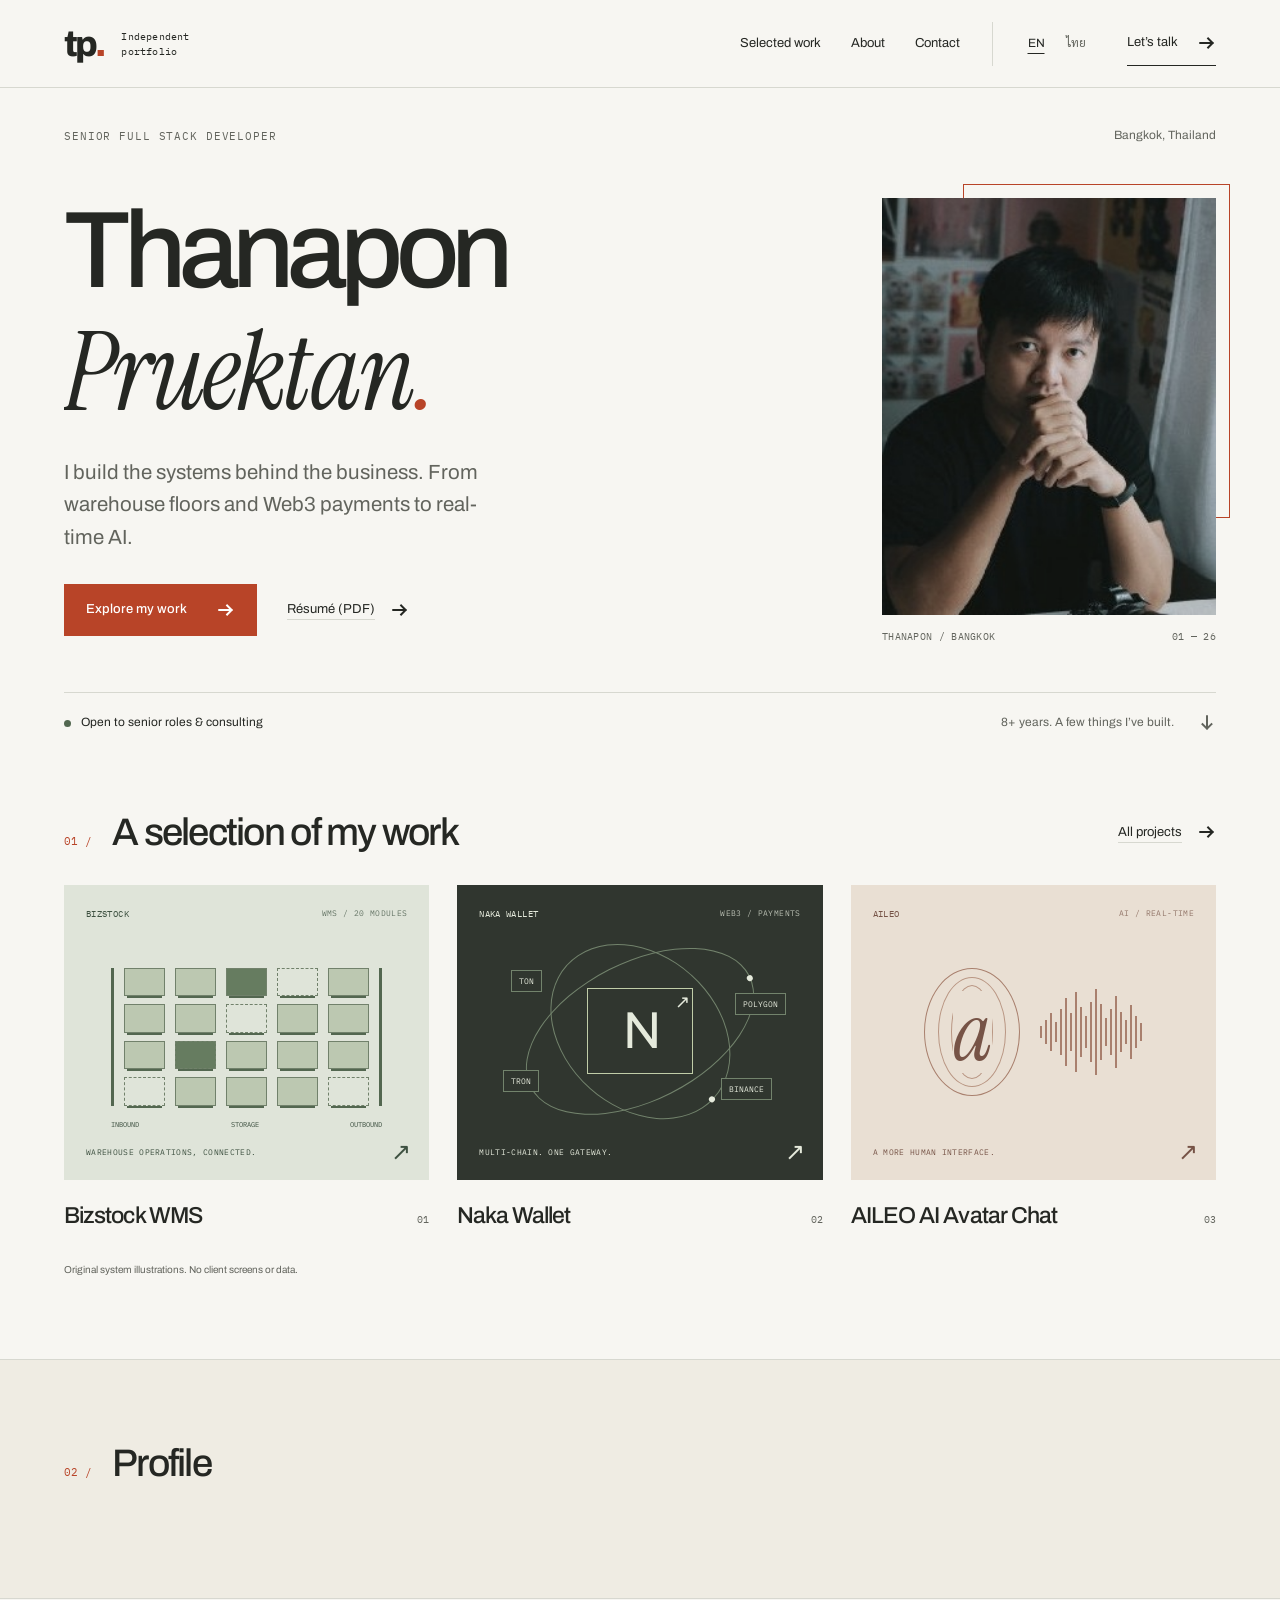
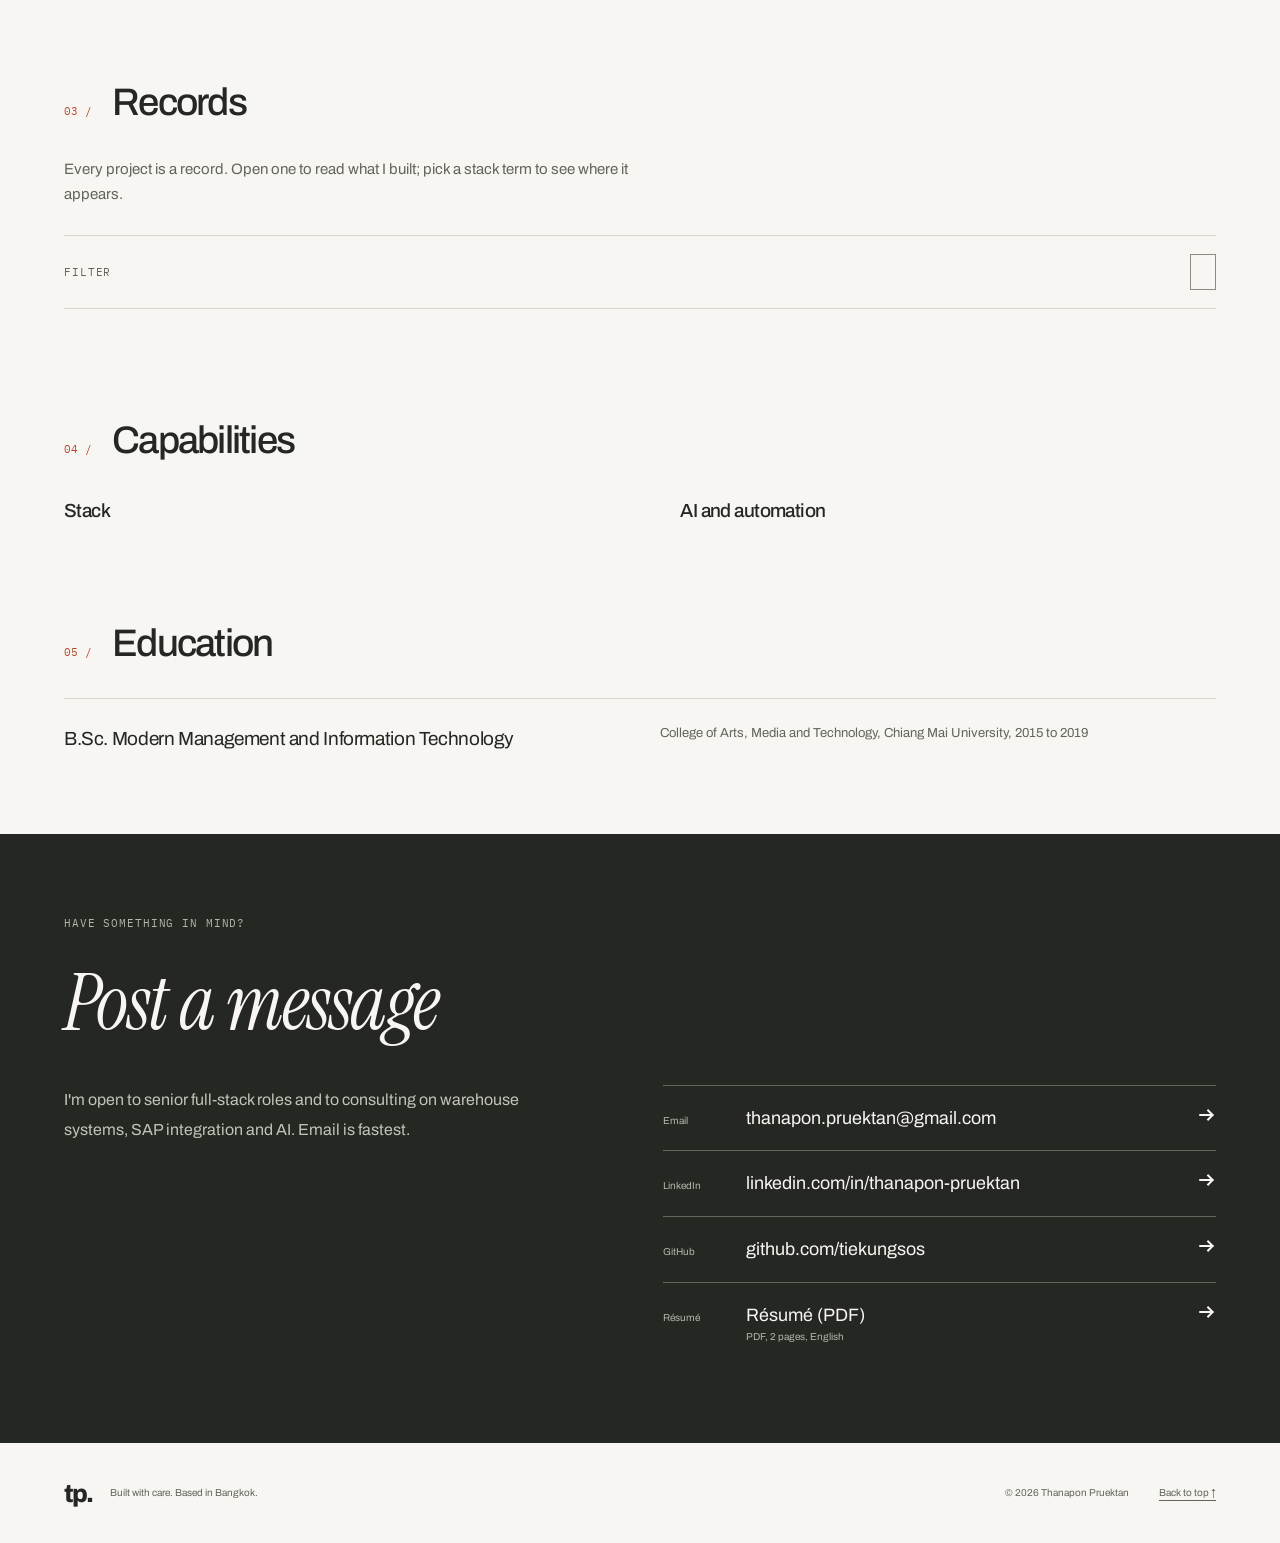
<file: index.template.html>
<!doctype html>
<html lang="en">
<head>
<meta charset="utf-8">
<meta name="viewport" content="width=device-width,initial-scale=1">
<meta name="theme-color" content="#bd492c">
<link rel="icon" href="data:image/svg+xml,%3Csvg xmlns='http://www.w3.org/2000/svg' viewBox='0 0 40 40'%3E%3Crect width='40' height='40' fill='%23f7f6f2'/%3E%3Ctext x='3' y='28' font-family='Arial,sans-serif' font-weight='700' font-size='30' letter-spacing='-3' fill='%23252723'%3Etp%3Ctspan fill='%23b84428'%3E.%3C/tspan%3E%3C/text%3E%3C/svg%3E">
<link rel="preconnect" href="https://fonts.googleapis.com">
<link rel="preconnect" href="https://fonts.gstatic.com" crossorigin>
<link href="https://fonts.googleapis.com/css2?family=Archivo:wght@400;500;600;700;800&family=IBM+Plex+Mono:wght@400;500&family=Instrument+Serif:ital@0;1&family=Sarabun:wght@400;500;600;700&display=swap" rel="stylesheet">
<link rel="stylesheet" href="styles.css">
<!--SEO-->
</head>
<body>
<div class="reading-progress" aria-hidden="true"></div>

<svg width="0" height="0" style="position:absolute" aria-hidden="true" focusable="false">
  <defs>
    <symbol id="i-arrow" viewBox="0 0 16 16"><path d="M2 8h11M9 4l4 4-4 4" fill="none" stroke="currentColor" stroke-width="1.75" stroke-linecap="square"/></symbol>
    <symbol id="i-chev" viewBox="0 0 16 16"><path d="M5.5 3 10.5 8l-5 5" fill="none" stroke="currentColor" stroke-width="1.75" stroke-linecap="square"/></symbol>
    <symbol id="i-link" viewBox="0 0 16 16"><g fill="none" stroke="currentColor" stroke-width="1.5"><circle cx="3.5" cy="8" r="2.2"/><circle cx="12.5" cy="8" r="2.2"/><path d="M5.7 8h4.6"/></g></symbol>
  </defs>
</svg>

<a class="skip" href="#records" data-t="skip">Skip to records</a>

<header class="bar">
  <a class="brand" href="#top" aria-label="Thanapon Pruektan, home"><span class="mark" aria-hidden="true">tp<span>.</span></span><span class="brand-s" data-t="mark">Independent portfolio</span></a>
  <nav class="nav" aria-label="Main navigation">
    <a class="bar-a" href="#selected" data-t="navWork">Selected work</a>
    <a class="bar-a hide-sm" href="#profile" data-t="navAbout">About</a>
    <a class="bar-a hide-sm" href="#contact" data-t="navContact">Contact</a>
  </nav>
  <div class="seg lang" aria-label="Language" id="langgroup">
    <a href="/" data-lang="en" lang="en" hreflang="en" aria-current="page">EN</a>
    <a href="/th/" data-lang="th" lang="th" hreflang="th">ไทย</a>
  </div>
  <a class="nav-contact" href="mailto:thanapon.pruektan@gmail.com"><span data-t="letsTalk">Let’s talk</span><svg class="ic" aria-hidden="true"><use href="#i-arrow"/></svg></a>
</header>

<main id="main">

  <section class="hero wrap" id="top" aria-labelledby="name">
    <div class="hero-meta"><p class="eyebrow" data-t="role">Senior Full Stack Developer</p><p class="location" data-t="where">Bangkok, Thailand</p></div>
    <div class="hero-grid">
      <div class="copy">
        <h1 id="name" aria-label="Thanapon Pruektan"><span class="name-line" aria-hidden="true"><span>Thanapon</span></span><em class="name-line" aria-hidden="true"><span>Pruektan<span class="name-dot">.</span></span></em></h1>
        <p class="pitch" data-t="pitch">I build the systems behind the business. From warehouse floors and Web3 payments to real-time AI.</p>
        <div class="actions">
          <a class="btn btn-primary" href="#selected"><span data-t="viewWork">Explore my work</span><svg class="ic" aria-hidden="true"><use href="#i-arrow"/></svg></a>
          <a class="text-link" href="assets/Thanapon-Pruektan-Resume.pdf" download><span data-t="resume">Résumé (PDF)</span><svg class="ic" aria-hidden="true"><use href="#i-arrow"/></svg></a>
        </div>
      </div>
      <figure class="portrait">
        <div class="portrait-image"><img src="assets/portrait.jpg" width="260" height="325" fetchpriority="high" alt="Portrait of Thanapon Pruektan" data-alt="photoAlt"></div>
        <figcaption><span>THANAPON / <span data-t="whereShort">BANGKOK</span></span><span class="portrait-index">01 — 26</span></figcaption>
      </figure>
    </div>
    <div class="hero-foot"><p class="availability"><span class="status-dot" aria-hidden="true"></span><span data-t="openTo">Open to senior roles & consulting</span></p><a href="#records" class="hero-index"><span data-t="careerLink">8+ years. A few things I’ve built.</span><svg class="ic" aria-hidden="true"><use href="#i-arrow"/></svg></a></div>
  </section>

  <section class="sec selected" id="selected" aria-labelledby="h-selected">
    <div class="sec-in">
      <div class="section-top"><div class="sh"><span class="section-no" aria-hidden="true">01 /</span><h2 id="h-selected" data-t="selectedTitle">A selection of my work</h2></div><a class="text-link" href="#records"><span data-t="allProjects">All projects</span><svg class="ic" aria-hidden="true"><use href="#i-arrow"/></svg></a></div>
      <div class="featured">
        <a class="feature" href="#rec-bizstock" data-go="bizstock">
          <div class="project-art art-wms" aria-hidden="true"><div class="art-label"><span>BIZSTOCK</span><span>WMS / 20 MODULES</span></div><div class="warehouse"><div class="rack"><i></i><i></i><i></i><i></i><i></i><i></i><i></i><i></i><i></i><i></i><i></i><i></i><i></i><i></i><i></i><i></i><i></i><i></i><i></i><i></i></div><div class="warehouse-flow"><span>INBOUND</span><span>STORAGE</span><span>OUTBOUND</span></div></div><span class="art-bottom">WAREHOUSE OPERATIONS, CONNECTED.</span><span class="project-arrow">↗</span></div>
          <div class="feature-type" data-feature="type"></div><div class="feature-title"><h3 data-feature="name">Bizstock WMS</h3><span>01</span></div><p data-feature="summary"></p>
        </a>
        <a class="feature" href="#rec-naka-wallet" data-go="naka-wallet">
          <div class="project-art art-wallet" aria-hidden="true"><div class="art-label"><span>NAKA WALLET</span><span>WEB3 / PAYMENTS</span></div><div class="wallet-graphic"><div class="orbit orbit-a"></div><div class="orbit orbit-b"></div><div class="wallet-core">N<span>↗</span></div><span class="chain chain-a">TON</span><span class="chain chain-b">POLYGON</span><span class="chain chain-c">TRON</span><span class="chain chain-d">BINANCE</span></div><span class="art-bottom">MULTI-CHAIN. ONE GATEWAY.</span><span class="project-arrow">↗</span></div>
          <div class="feature-type" data-feature="type"></div><div class="feature-title"><h3 data-feature="name">Naka Wallet</h3><span>02</span></div><p data-feature="summary"></p>
        </a>
        <a class="feature" href="#rec-aileo" data-go="aileo">
          <div class="project-art art-ai" aria-hidden="true"><div class="art-label"><span>AILEO</span><span>AI / REAL-TIME</span></div><div class="voice-graphic"><div class="voice-orb"><span>a</span></div><div class="waveform"><i style="--h:12px"></i><i style="--h:24px"></i><i style="--h:38px"></i><i style="--h:20px"></i><i style="--h:46px"></i><i style="--h:68px"></i><i style="--h:38px"></i><i style="--h:80px"></i><i style="--h:50px"></i><i style="--h:32px"></i><i style="--h:60px"></i><i style="--h:86px"></i><i style="--h:56px"></i><i style="--h:28px"></i><i style="--h:46px"></i><i style="--h:72px"></i><i style="--h:40px"></i><i style="--h:24px"></i><i style="--h:54px"></i><i style="--h:32px"></i><i style="--h:18px"></i></div></div><span class="art-bottom">A MORE HUMAN INTERFACE.</span><span class="project-arrow">↗</span></div>
          <div class="feature-type" data-feature="type"></div><div class="feature-title"><h3 data-feature="name">AILEO AI Avatar Chat</h3><span>03</span></div><p data-feature="summary"></p>
        </a>
      </div>
      <p class="illustration-note" data-t="illustrationNote">Original system illustrations. No client screens or data.</p>
    </div>
  </section>

  <section class="sec" id="profile" aria-labelledby="h-profile">
    <div class="sec-in">
      <div class="sh"><span class="section-no" aria-hidden="true">02 /</span><h2 id="h-profile"><span data-t="profileTitle">Profile</span></h2></div>
      <div class="profile">
        <div class="profile-l">
          <p class="lede" id="profile-text"></p>
        </div>
        <div class="ledger-wrap">
          <table class="tbl" id="ledger"></table>
        </div>
      </div>
    </div>
  </section>

  <section class="sec" id="records" aria-labelledby="h-records">
    <div class="sec-in">
      <div class="sh"><span class="section-no" aria-hidden="true">03 /</span><h2 id="h-records"><span data-t="recordsTitle">Records</span></h2></div>
      <p class="lead2" data-t="recordsLead">Every project is a record. Open one to read what I built; pick a stack term to see where it appears.</p>
      <div class="filter" id="filter">
        <div class="filter-l"><span class="cap" data-t="filterLabel">Filter</span><span id="chip-slot"></span></div>
        <div class="filter-r"><span class="count" id="count" aria-live="polite"></span><button type="button" class="ghost" id="toggleall"></button></div>
      </div>
      <div class="colhead cap" aria-hidden="true">
        <span></span>
        <div class="row">
          <span data-t="cols.record">Record</span><span data-t="cols.type">Type</span><span data-t="cols.summary">What it is</span><span data-t="cols.stack">Stack</span><span></span>
        </div>
      </div>
      <div class="groups" id="groups"></div>
    </div>
  </section>

  <section class="sec" id="capabilities" aria-labelledby="h-cap">
    <div class="sec-in">
      <div class="sh"><span class="section-no" aria-hidden="true">04 /</span><h2 id="h-cap"><span data-t="capTitle">Capabilities</span></h2></div>
      <div class="caps">
        <div>
          <h3 class="h3" data-t="stackTitle">Stack</h3>
          <dl class="kv" id="stack-ledger"></dl>
        </div>
        <div>
          <h3 class="h3" data-t="aiTitle">AI and automation</h3>
          <dl class="kv" id="ai-ledger"></dl>
        </div>
      </div>
    </div>
  </section>

  <section class="sec sec-edu" id="education" aria-labelledby="h-edu">
    <div class="sec-in">
      <div class="sh"><span class="section-no" aria-hidden="true">05 /</span><h2 id="h-edu"><span data-t="eduTitle">Education</span></h2></div>
      <div class="edu">
        <p class="edu-d" data-t="eduDegree">B.Sc. Modern Management and Information Technology</p>
        <p class="edu-s" data-t="eduSchool">College of Arts, Media and Technology, Chiang Mai University, 2015 to 2019</p>
      </div>
    </div>
  </section>

  <section class="contact" id="contact" aria-labelledby="h-contact">
    <div class="sec-in">
      <p class="eyebrow" data-t="contactEyebrow">Have something in mind?</p>
      <div class="sh"><h2 id="h-contact"><span data-t="contactTitle">Post a message</span></h2></div>
      <div class="contact-grid">
        <p class="lead2" data-t="contactLead">I'm open to senior full-stack roles and to consulting on warehouse systems, SAP integration and AI. Email is fastest.</p>
        <ul class="links">
          <li><a href="mailto:thanapon.pruektan@gmail.com"><span class="l-k" data-t="contactEmail">Email</span><span class="l-v">thanapon.pruektan@gmail.com</span><svg class="ic" aria-hidden="true"><use href="#i-arrow"/></svg></a></li>
          <li><a href="https://www.linkedin.com/in/thanapon-pruektan-19ba03146/" target="_blank" rel="noopener"><span class="l-k" data-t="contactLinkedin">LinkedIn</span><span class="l-v">linkedin.com/in/thanapon-pruektan</span><svg class="ic" aria-hidden="true"><use href="#i-arrow"/></svg></a></li>
          <li><a href="https://github.com/tiekungsos" target="_blank" rel="noopener"><span class="l-k" data-t="contactGithub">GitHub</span><span class="l-v">github.com/tiekungsos</span><svg class="ic" aria-hidden="true"><use href="#i-arrow"/></svg></a></li>
          <li><a href="assets/Thanapon-Pruektan-Resume.pdf" download><span class="l-k" data-t="contactResume">Résumé</span><span class="l-v"><span data-t="resume">Résumé (PDF)</span> <span class="l-n" data-t="contactResumeNote">PDF, 2 pages, English</span></span><svg class="ic" aria-hidden="true"><use href="#i-arrow"/></svg></a></li>
        </ul>
      </div>
    </div>
  </section>

</main>

<footer class="foot">
  <p><a href="#top" class="foot-brand">tp.</a> <span data-t="footerNote">Built with care. Based in Bangkok.</span></p>
  <p class="foot-c">© 2026 Thanapon Pruektan <a href="#top" data-t="backTop">Back to top ↑</a></p>
</footer>

<script src="content.js"></script>
<script src="app.js"></script>
<script src="motion.js"></script>
</body>
</html>
</file>
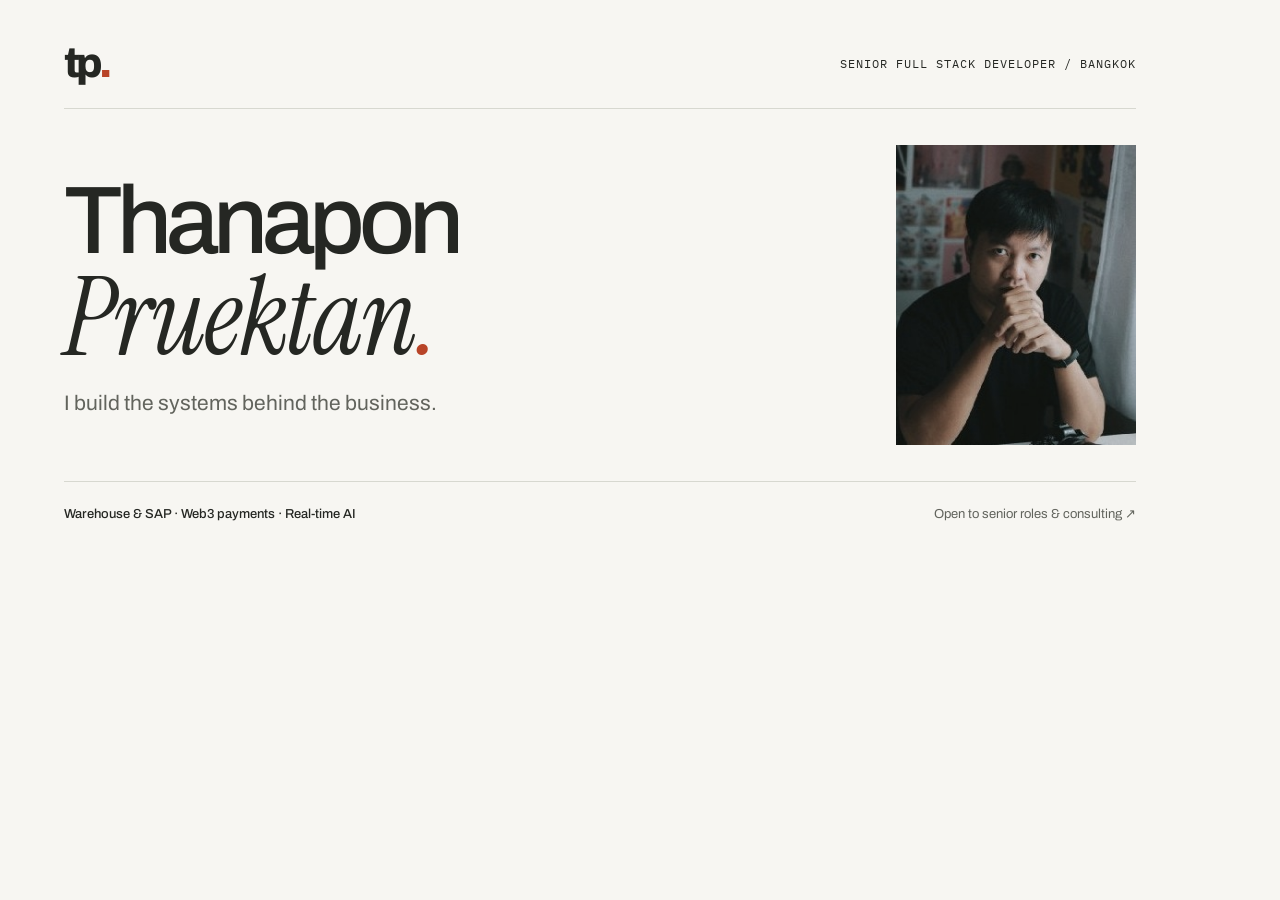
<file: scripts/og.html>
<!doctype html>
<html lang="en"><head><meta charset="utf-8"><meta name="viewport" content="width=1200,initial-scale=1">
<link href="https://fonts.googleapis.com/css2?family=Archivo:wght@400;500;700;800&family=IBM+Plex+Mono&family=Instrument+Serif:ital@1&display=swap" rel="stylesheet">
<style>
*{box-sizing:border-box;margin:0}body{width:1200px;height:630px;overflow:hidden;background:#f7f6f2;color:#252723;font-family:Archivo,sans-serif;padding:40px 64px}.bar{display:flex;justify-content:space-between;align-items:center;border-bottom:1px solid #d7d8d0;padding-bottom:22px}.mark{font-size:42px;font-weight:800;letter-spacing:-4px}.mark span,.dot{color:#b84428}.label{font:12px 'IBM Plex Mono',monospace;letter-spacing:1px}.main{display:grid;grid-template-columns:1fr 240px;gap:64px;align-items:center;padding-block:36px}h1{font-size:96px;font-weight:500;letter-spacing:-6px;line-height:.94}h1 em{font:italic 108px/.95 'Instrument Serif',Georgia,serif;letter-spacing:-2px}.role{font-size:21px;margin-top:24px;color:#62645d}.portrait{width:240px;height:300px;object-fit:cover;filter:saturate(.65)}.foot{display:flex;justify-content:space-between;align-items:center;border-top:1px solid #d7d8d0;padding-top:24px;font-size:13px;color:#62645d}.foot b{font-weight:500;color:#252723}
</style></head><body>
<div class="bar"><span class="mark">tp<span>.</span></span><span class="label">SENIOR FULL STACK DEVELOPER / BANGKOK</span></div>
<div class="main"><div><h1>Thanapon<br><em>Pruektan<span class="dot">.</span></em></h1><p class="role">I build the systems behind the business.</p></div><img class="portrait" src="../assets/portrait.jpg" width="240" height="300" alt="Thanapon Pruektan"></div>
<div class="foot"><b>Warehouse & SAP · Web3 payments · Real-time AI</b><span>Open to senior roles & consulting ↗</span></div>
</body></html>
</file>
<file: styles.css>
:root {
  --paper: #f7f6f2;
  --white: #fff;
  --ink: #252723;
  --muted: #62645d;
  --rule: #d7d8d0;
  --accent: #b84428;
  --accent-dark: #96351e;
  --tint: #efece3;
  --green: #526750;
  --sans: 'Archivo', 'Sarabun', sans-serif;
  --serif: 'Instrument Serif', Georgia, serif;
  --mono: 'IBM Plex Mono', monospace;
  --pad: clamp(24px, 5vw, 80px);
  --bar: 88px;
  --ease: cubic-bezier(.2,.7,.2,1);
  color-scheme: light;
}
*, *::before, *::after { box-sizing: border-box; }
html { scroll-behavior: smooth; scroll-padding-top: calc(var(--bar) + 24px); -webkit-text-size-adjust: 100%; }
body { margin: 0; background: var(--paper); color: var(--ink); font: 400 16px/1.65 var(--sans); -webkit-font-smoothing: antialiased; }
html[lang='th'] { --sans: 'Sarabun', 'Archivo', sans-serif; }
html[lang='th'] body { line-height: 1.8; }
a { color: inherit; text-underline-offset: 4px; text-decoration-thickness: 1px; }
button { font: inherit; color: inherit; cursor: pointer; border: 0; background: none; text-align: inherit; padding: 0; }
a, button { -webkit-tap-highlight-color: transparent; }
h1, h2, h3, h4, p, figure, dl, dd, ul, ol { margin: 0; padding: 0; }
ul, ol { list-style: none; }
img { display: block; max-width: 100%; }
[hidden] { display: none !important; }
::selection { background: var(--accent); color: var(--white); }
:focus-visible { outline: 2px solid var(--accent); outline-offset: 5px; }
.ic { width: 18px; height: 18px; flex: none; }
.mono, .cap, .eyebrow, .section-no { font-family: var(--mono); font-weight: 400; }
.cap, .eyebrow { font-size: 11px; letter-spacing: .08em; text-transform: uppercase; }
html[lang='th'] .cap, html[lang='th'] .eyebrow { font-family: var(--sans); font-size: 13px; letter-spacing: 0; }
.wrap, .sec-in { max-width: 1440px; margin-inline: auto; padding-inline: var(--pad); }
.skip { position: fixed; z-index: 100; left: 16px; top: -80px; background: var(--ink); color: var(--white); padding: 12px 20px; }
.skip:focus { top: 16px; }
.bar { max-width: 1600px; margin-inline: auto; position: sticky; top: 0; z-index: 20; display: flex; gap: 32px; align-items: center; padding-inline: var(--pad); height: var(--bar); background: var(--paper); border-bottom: 1px solid var(--rule); }
.brand { display: inline-flex; align-items: center; gap: 18px; text-decoration: none; margin-right: auto; }
.mark { font-size: 36px; line-height: 1; font-weight: 800; letter-spacing: -.08em; }
.mark > span { color: var(--accent); }
.brand-s { font-family: var(--mono); font-size: 10px; line-height: 1.5; letter-spacing: .02em; max-width: 80px; }
.nav { display: flex; gap: 30px; }
.bar-a { text-decoration: none; font-size: 13px; display: inline-flex; align-items: center; min-height: 44px; }
.bar-a:hover, .text-link:hover, .hero-index:hover { color: var(--accent); }
.seg { display: flex; gap: 2px; padding-left: 24px; border-left: 1px solid var(--rule); }
.seg a { display: grid; place-items: center; min-width: 38px; min-height: 44px; font-size: 12px; text-decoration: none; color: var(--muted); }
.seg a[aria-current='page'] { color: var(--ink); text-decoration: underline; text-underline-offset: 6px; }
.seg a:hover { color: var(--accent); }
.nav-contact { display: flex; align-items: center; gap: 20px; min-height: 44px; font-size: 13px; text-decoration: none; border-bottom: 1px solid var(--ink); }
.nav-contact:hover { color: var(--accent); border-color: var(--accent); }
.hero { padding-top: 38px; }
.hero-meta { display: flex; align-items: center; justify-content: space-between; gap: 16px; color: var(--muted); }
.location { font-size: 12px; }
.hero-grid { display: grid; grid-template-columns: minmax(0, 1fr) 29%; align-items: center; gap: 8%; padding-block: 44px 48px; }
h1 { font-weight: 500; font-size: clamp(68px, 8.5vw, 122px); line-height: .97; letter-spacing: -.065em; }
h1 em { font-family: var(--serif); font-weight: 400; letter-spacing: -.025em; }
.name-dot { color: var(--accent); }
.pitch { max-width: 470px; font-size: clamp(17px, 1.6vw, 22px); line-height: 1.6; color: var(--muted); margin-top: 30px; text-wrap: pretty; }
.actions { display: flex; align-items: center; flex-wrap: wrap; gap: 30px; margin-top: 30px; }
.btn { display: inline-flex; align-items: center; justify-content: space-between; gap: 30px; min-height: 52px; padding: 14px 22px; font-size: 13px; font-weight: 500; text-decoration: none; transition: background .2s, color .2s; }
.btn-primary { background: var(--accent); color: var(--white); }
.btn-primary:hover { background: var(--accent-dark); }
.text-link { display: inline-flex; align-items: center; gap: 16px; min-height: 44px; font-size: 13px; text-decoration: none; }
.text-link > span { text-decoration: underline; text-decoration-color: var(--rule); text-underline-offset: 6px; }
.portrait { align-self: center; padding-top: 8px; }
.portrait-image { position: relative; }
.portrait-image::before { content: ''; position: absolute; width: 80%; height: 80%; right: -14px; top: -14px; border: 1px solid var(--accent); z-index: -1; }
.portrait img { width: 100%; height: auto; aspect-ratio: 4/5; object-fit: cover; filter: saturate(.65); }
.portrait figcaption { display: flex; align-items: center; justify-content: space-between; gap: 12px; padding-top: 14px; color: var(--muted); font: 10px/1.5 var(--mono); letter-spacing: .03em; }
.portrait-index { white-space: nowrap; }
.hero-foot { display: flex; align-items: center; justify-content: space-between; gap: 24px; border-top: 1px solid var(--rule); padding-block: 20px; }
.availability { display: inline-flex; align-items: center; gap: 10px; font-size: 12px; }
.status-dot { width: 7px; height: 7px; background: var(--green); border-radius: 50%; flex: none; }
.hero-index { display: inline-flex; align-items: center; gap: 24px; color: var(--muted); font-size: 12px; text-decoration: none; }
.hero-index .ic { transform: rotate(90deg); }
.sec { padding-block: 80px; }
.selected { padding-top: 56px; }
.sec-in { min-width: 0; }
.section-top { display: flex; justify-content: space-between; align-items: center; gap: 24px; margin-bottom: 30px; }
.sh { display: flex; align-items: baseline; gap: 20px; margin-bottom: 32px; }
.section-top .sh { margin-bottom: 0; }
.section-no { color: var(--accent); font-size: 11px; white-space: nowrap; }
h2 { font-size: clamp(26px, 3vw, 40px); line-height: 1.2; font-weight: 500; letter-spacing: -.045em; text-wrap: pretty; }
.featured { display: grid; grid-template-columns: repeat(3,minmax(0,1fr)); gap: 28px; }
.feature { display: block; text-decoration: none; min-width: 0; }
.project-art { height: clamp(245px, 23vw, 330px); position: relative; overflow: hidden; padding: 22px; transition: background .25s var(--ease); }
.art-label { display: flex; justify-content: space-between; gap: 16px; font: 9px/1.5 var(--mono); letter-spacing: .04em; position: relative; z-index: 1; }
.art-label span:last-child { opacity: .75; font-size: 8px; }
.art-bottom { position: absolute; left: 22px; bottom: 22px; font: 8px/1.5 var(--mono); letter-spacing: .04em; }
.project-arrow { position: absolute; right: 18px; bottom: 16px; font: 24px/1 var(--sans); transition: transform .2s var(--ease); }
.feature:hover .project-arrow { transform: translate(3px,-3px); }
.feature-type { color: var(--accent); font: 10px/1.5 var(--mono); margin-top: 22px; }
.feature-title { display: flex; justify-content: space-between; align-items: baseline; gap: 12px; margin-top: 8px; }
.feature h3 { font-size: clamp(19px,1.8vw,25px); font-weight: 500; letter-spacing: -.04em; line-height: 1.25; }
.feature-title > span { font: 10px/1.5 var(--mono); color: var(--muted); }
.feature > p { margin-top: 12px; color: var(--muted); font-size: 14px; line-height: 1.75; }
.illustration-note { font-size: 10px; color: var(--muted); margin-top: 20px; }
.art-wms { background: #dfe4d9; color: #3e5141; }
.feature:hover .art-wms { background: #d4ddcb; }
.warehouse { position: absolute; inset: 28% 13% 25%; }
.rack { height: 100%; display: grid; grid-template-columns: repeat(5,1fr); grid-template-rows: repeat(4,1fr); gap: 8px 10px; border-inline: 3px solid #536750; padding: 0 10px; }
.rack i { display: block; border: 1px solid #71816b; background: #bcc8b1; box-shadow: 0 5px 0 -3px #536750; }
.rack i:nth-child(4n) { background: transparent; border-style: dashed; }
.rack i:nth-child(3), .rack i:nth-child(12) { background: #667c60; }
.warehouse-flow { display: flex; justify-content: space-between; margin-top: 14px; font: 7px var(--mono); }
.art-wallet { background: #30362f; color: #e5eadc; }
.feature:hover .art-wallet { background: #252d25; }
.wallet-graphic { position: absolute; inset: 20% 10% 21%; }
.orbit { position: absolute; border: 1px solid #72836c; border-radius: 50%; inset: 10% 8%; transform: rotate(-27deg); }
.orbit-b { inset: 6% 16%; transform: rotate(42deg); }
.wallet-core { position: absolute; inset: 25% 32%; border: 1px solid #c0cda8; display: grid; place-items: center; font-size: 52px; line-height: 1; letter-spacing: -.08em; background: #30362f; }
.wallet-core > span { font-size: 18px; position: absolute; right: 6px; top: 4px; }
.chain { position: absolute; font: 8px var(--mono); background: #30362f; border: 1px solid #72836c; padding: 5px 7px; }
.chain-a { left: 6%; top: 15%; }.chain-b { right: 0; top: 28%; }.chain-c { left: 3%; bottom: 15%; }.chain-d { right: 5%; bottom: 10%; }
.art-ai { background: #e9dfd3; color: #765346; }
.feature:hover .art-ai { background: #e4d7c7; }
.voice-graphic { position: absolute; inset: 24% 10% 24%; display: flex; align-items: center; justify-content: center; gap: 20px; }
.voice-orb { flex: none; width: 96px; height: 128px; border-radius: 50%; border: 1px solid #a9806e; display: grid; place-items: center; position: relative; }
.voice-orb::before, .voice-orb::after { content: ''; position: absolute; border: 1px solid #b99683; border-radius: 50%; inset: 8px 13px; }
.voice-orb::after { inset: 16px 26px; }
.voice-orb > span { font: italic 82px/1 var(--serif); z-index: 1; background: #e9dfd3; }
.waveform { display: flex; align-items: center; gap: 3px; height: 96px; }
.waveform i { display: block; height: var(--h); width: 2px; background: #a9806e; }
#profile { border-block: 1px solid var(--rule); background: var(--tint); }
.profile { display: grid; grid-template-columns: minmax(0,1fr) minmax(0,1.1fr); gap: 8%; }
.lede { font-size: 18px; line-height: 1.85; color: var(--muted); text-wrap: pretty; }
.tbl { width: 100%; border-collapse: collapse; font-size: 12px; }
.tbl th { font-size: 10px; text-transform: uppercase; letter-spacing: .06em; color: var(--muted); font-weight: 400; padding: 0 0 14px; text-align: left; }
.tbl td { padding: 15px 0; border-top: 1px solid #c7c8bd; vertical-align: middle; }
.tbl .v { text-align: right; white-space: nowrap; font: 500 16px var(--mono); padding-inline: 20px; color: var(--ink); }
.tbl th.v { font: 400 10px var(--sans); color: var(--muted); }
.tbl .src button { display: inline-flex; align-items: center; min-height: 28px; text-decoration: underline; text-decoration-color: #b1b3a7; font-size: 11px; }
.tbl .src .mono { display: none; }
.tbl .src button:hover { color: var(--accent); }
.dash { color: var(--muted); }
.lead2 { color: var(--muted); max-width: 65ch; font-size: 15px; margin-bottom: 28px; }
.filter { display: flex; justify-content: space-between; align-items: center; gap: 20px; padding-block: 18px; border-block: 1px solid var(--rule); margin-bottom: 28px; }
.filter-l, .filter-r { display: flex; align-items: center; gap: 16px; }
.filter .cap { color: var(--muted); }
.none { color: var(--muted); font-size: 12px; }
.count { font: 10px var(--mono); color: var(--muted); }
.ghost { min-height: 36px; font-size: 12px; padding-inline: 12px; border: 1px solid #8a8c80; }
.ghost:hover { border-color: var(--ink); background: var(--tint); }
.chip { display: inline-flex; align-items: center; gap: 12px; padding-left: 12px; background: var(--ink); color: var(--paper); font-size: 12px; }
.chip button { min-height: 36px; padding-inline: 10px; border-left: 1px solid #76796d; text-decoration: underline; }
.colhead { display: none; }
.grp + .grp { margin-top: 40px; }
.grp-h { display: grid; grid-template-columns: 50px 1fr; padding-block: 22px; border-block: 1px solid var(--ink); }
.num { color: var(--muted); font: 10px/1.5 var(--mono); padding-top: 27px; }
.num.g { padding-top: 6px; color: var(--accent); }
.gh-main { min-width: 0; }
.gh-top { display: flex; justify-content: space-between; gap: 16px; align-items: baseline; }
.gh-top h3 { font-size: 22px; line-height: 1.3; letter-spacing: -.035em; font-weight: 500; }
.dates { color: var(--muted); font: 10px/1.5 var(--mono); white-space: nowrap; }
.gh-role { margin-top: 6px; font-size: 14px; }
.gh-sum { margin-top: 8px; font-size: 14px; max-width: 85ch; color: var(--muted); }
.rec { display: grid; grid-template-columns: 50px minmax(0,1fr); border-bottom: 1px solid var(--rule); }
.rbody { min-width: 0; }
.row { position: relative; display: grid; grid-template-columns: minmax(0,1.1fr) 115px minmax(0,1.5fr) minmax(0,1fr) 18px; gap: 20px; align-items: start; padding-block: 24px; }
.r-name { font-size: 16px; font-weight: 500; line-height: 1.5; letter-spacing: -.02em; }
.r-name button { text-align: left; }
.r-name button::after { content: ''; position: absolute; inset: 0; }
.r-name button:focus-visible { outline: none; }
.r-name button:focus-visible::after { outline: 2px solid var(--accent); outline-offset: -2px; }
.r-type { font-size: 10px; color: var(--accent); padding-top: 4px; line-height: 1.6; }
.r-sum { font-size: 14px; color: var(--muted); line-height: 1.7; }
.r-lk { display: inline-flex; gap: 5px; margin-top: 8px; font-size: 10px; }
.r-lk .ic { width: 13px; height: 13px; }
.r-stack, .tags { display: flex; flex-wrap: wrap; gap: 6px; position: relative; z-index: 1; }
.tag { display: inline-flex; align-items: center; gap: 4px; min-height: 28px; padding: 3px 7px; font-size: 10px; line-height: 1.5; border: 1px solid #8a8c80; background: var(--paper); }
button.tag:hover { background: var(--tint); border-color: var(--ink); }
.tag[aria-pressed='true'] { background: var(--ink); color: var(--paper); border-color: var(--ink); }
.tag .n { color: var(--muted); font: 9px var(--mono); }
.tag[aria-pressed='true'] .n { color: var(--paper); }
.tag.plain { color: var(--muted); border-color: var(--rule); }
.tag-more { color: var(--muted); font: 10px var(--mono); align-self: center; }
.r-chev { align-self: start; margin-top: 3px; transition: transform .2s; }
.rec.open .r-chev { transform: rotate(90deg); color: var(--accent); }
.rec:hover .r-name { color: var(--accent); }
.rec.open .r-name { color: var(--accent); }
.detail { display: grid; grid-template-rows: 0fr; visibility: hidden; transition: grid-template-rows .25s var(--ease), visibility 0s .25s; }
.rec.open .detail { grid-template-rows: 1fr; visibility: visible; transition: grid-template-rows .25s var(--ease), visibility 0s; }
.detail-in { overflow: hidden; min-height: 0; }
.detail-pad { display: grid; grid-template-columns: minmax(0,1.5fr) minmax(0,1fr); gap: 40px; padding: 24px; margin-bottom: 24px; background: var(--tint); }
.bul { display: grid; gap: 16px; }
.bul li { display: grid; grid-template-columns: 42px minmax(0,1fr); gap: 8px; }
.bul .mono { color: var(--muted); font-size: 9px; padding-top: 5px; }
.bul p, .meta dd { font-size: 14px; line-height: 1.8; }
.meta { display: grid; gap: 20px; align-content: start; }
.meta dt { color: var(--muted); margin-bottom: 6px; }
.go { display: inline-flex; align-items: baseline; gap: 8px; min-height: 28px; text-decoration: underline; }
.go .mono { font-size: 10px; }
.rec.flash .rbody { animation: flash 1.2s var(--ease); }
@keyframes flash { from { background: #e4d9c9; } to { background: transparent; } }
#capabilities { padding-top: 0; }
.caps { display: grid; grid-template-columns: 1fr 1fr; gap: 7%; }
.h3 { font-size: 19px; font-weight: 500; margin-bottom: 14px; letter-spacing: -.03em; }
.kv > div { display: grid; grid-template-columns: 120px minmax(0,1fr); gap: 20px; padding-block: 18px; border-top: 1px solid var(--rule); }
.kv dt { font-size: 12px; font-weight: 500; }
.kv dd { font-size: 14px; color: var(--muted); line-height: 1.9; }
.sec-edu { padding-top: 0; }
.edu { display: grid; grid-template-columns: 1fr 1fr; gap: 40px; padding-top: 24px; border-top: 1px solid var(--rule); }
.edu-d { font-size: 19px; letter-spacing: -.02em; }
.edu-s { font-size: 13px; color: var(--muted); }
.contact { background: var(--ink); color: var(--paper); padding-block: 80px; }
.contact .eyebrow { color: #b3b6aa; margin-bottom: 24px; }
.contact .sh { margin-bottom: 36px; }
.contact h2 { font-family: var(--serif); font-style: italic; font-size: clamp(44px,6vw,84px); font-weight: 400; letter-spacing: -.02em; }
html[lang='th'] .contact h2 { font-family: var(--sans); font-size: clamp(32px,4.5vw,60px); font-style: normal; line-height: 1.4; }
.contact-grid { display: grid; grid-template-columns: 1fr 1.2fr; gap: 12%; }
.contact .lead2 { color: #c0c3b6; font-size: 16px; line-height: 1.9; }
.links li { border-top: 1px solid #626658; }
.links a { display: grid; grid-template-columns: 65px minmax(0,1fr) 18px; align-items: baseline; gap: 18px; padding-block: 18px; text-decoration: none; }
.links a:hover .l-v { color: #ebaf99; }
.l-k { color: #b3b6aa; font-size: 10px; }
.l-v { font-size: clamp(13px,1.4vw,18px); overflow-wrap: anywhere; line-height: 1.6; }
.l-n { display: block; font-size: 10px; color: #b3b6aa; }
.contact :focus-visible { outline-color: #ebaf99; }
.foot { display: flex; align-items: center; justify-content: space-between; gap: 24px; padding: 28px var(--pad); font-size: 10px; color: var(--muted); max-width: 1600px; margin-inline: auto; }
.foot > p { display: flex; align-items: center; gap: 18px; }
.foot-brand { color: var(--ink); font-size: 25px; font-weight: 800; letter-spacing: -.08em; text-decoration: none; }
.foot-c > a { margin-left: 12px; display: inline-flex; align-items: center; min-height: 44px; }
@media (min-width: 1600px) { .bar { border-inline: 1px solid var(--rule); } }
@media (max-width: 1100px) {
  .brand-s { display: none; }
  .bar { gap: 24px; }
  .nav { gap: 24px; }
  .hero-grid { grid-template-columns: minmax(0,1fr) 30%; gap: 7%; }
  .featured { gap: 20px; }
  .project-art { padding: 16px; }
  .art-label { font-size: 8px; }
  .art-label span:last-child { font-size: 7px; }
  .art-bottom { left: 16px; font-size: 7px; }
  .voice-graphic { gap: 12px; }
  .voice-orb { width: 70px; height: 105px; }
  .waveform { gap: 2px; }
  .row { grid-template-columns: minmax(0,1fr) 95px minmax(0,1.5fr) 18px; }
  .row .r-stack { display: none; }
  .profile { gap: 5%; }
  .kv > div { grid-template-columns: 1fr; gap: 8px; }
}
@media (max-width: 800px) {
  :root { --bar: 76px; }
  .bar { gap: 20px; }
  .nav { gap: 18px; }
  .seg { padding-left: 12px; }
  .hero-grid { padding-block: 40px; gap: 5%; grid-template-columns: minmax(0,1fr) 30%; }
  h1 { font-size: clamp(56px,9.5vw,78px); }
  .pitch { font-size: 17px; }
  .actions { gap: 20px; }
  .portrait figcaption { font-size: 8px; flex-wrap: wrap; }
  .hero-foot { align-items: flex-start; }
  .hero-index { gap: 10px; font-size: 11px; }
  .featured { grid-template-columns: 1fr 1fr; gap: 32px 24px; }
  .feature:last-child { grid-column: 1 / -1; display: grid; grid-template-columns: 1fr 1fr; column-gap: 24px; align-content: start; }
  .feature:last-child .project-art { grid-row: 1 / 5; }
  .feature:last-child .feature-type { align-self: end; margin-top: 20px; }
  .feature:last-child .feature-title { align-self: start; }
  .feature:last-child > p { margin-top: 0; }
  .profile { grid-template-columns: 1fr; gap: 36px; }
  .lede { max-width: 66ch; font-size: 17px; }
  .tbl .v { font-size: 19px; }
  .tbl td { padding-block: 18px; }
  .tbl .src button { font-size: 12px; }
  .caps { gap: 32px; }
  .contact-grid { gap: 40px; grid-template-columns: 1fr; }
  .contact .lead2 { max-width: 60ch; margin-bottom: 0; }
  .foot { flex-wrap: wrap; gap: 12px; }
}
@media (max-width: 600px) {
  :root { --bar: 72px; }
  .bar { gap: 14px; }
  .brand { gap: 0; }
  .mark { font-size: 32px; }
  .hide-sm { display: none; }
  .bar-a { font-size: 11px; }
  .seg { padding-left: 8px; }
  .seg a { font-size: 11px; min-width: 30px; }
  .nav-contact { font-size: 11px; gap: 8px; }
  .nav-contact .ic { width: 14px; }
  .hero { padding-top: 24px; }
  .hero-meta { align-items: baseline; }
  .eyebrow { font-size: 9px; letter-spacing: .04em; }
  .location { font-size: 10px; }
  .hero-grid { grid-template-columns: minmax(0,1fr); gap: 30px; padding-top: 32px; padding-bottom: 30px; }
  h1 { font-size: clamp(64px,17vw,100px); }
  .pitch { font-size: 17px; margin-top: 24px; }
  .actions { margin-top: 24px; gap: 24px; }
  .btn { font-size: 12px; gap: 20px; min-height: 48px; padding-inline: 18px; }
  .text-link { font-size: 12px; gap: 12px; }
  .portrait { width: 64%; justify-self: end; margin-right: 14px; margin-top: 8px; }
  .portrait figcaption { font-size: 8px; flex-wrap: nowrap; }
  .hero-foot { gap: 14px; flex-wrap: wrap; padding-block: 18px; }
  .availability { font-size: 11px; }
  .hero-index { width: 100%; justify-content: space-between; }
  .sec { padding-block: 48px; }
  .section-top { align-items: flex-start; gap: 20px; }
  .section-top .text-link { white-space: nowrap; min-height: 30px; font-size: 10px; gap: 6px; }
  .section-top .text-link .ic { width: 14px; }
  .sh { gap: 12px; margin-bottom: 24px; }
  .section-no { font-size: 9px; }
  h2 { font-size: 28px; }
  .section-top h2 { font-size: 25px; }
  .featured { grid-template-columns: 1fr; gap: 36px; }
  .feature:last-child { display: block; grid-column: auto; }
  .feature:last-child > p { margin-top: 12px; }
  .project-art { height: 300px; padding: 22px; }
  .art-label { font-size: 9px; }
  .art-label span:last-child { font-size: 8px; }
  .art-bottom { left: 22px; font-size: 8px; }
  .feature-type { margin-top: 18px; }
  .feature h3 { font-size: 24px; }
  .feature > p { font-size: 14px; }
  .voice-orb { width: 96px; height: 128px; }
  .voice-graphic { gap: 24px; }
  .waveform { gap: 3px; }
  .illustration-note { font-size: 10px; margin-top: 24px; }
  .lede { font-size: 16px; }
  .tbl td { font-size: 11px; }
  .tbl th { font-size: 9px; }
  .tbl .v { font-size: 15px; padding-inline: 12px; }
  .tbl .src button { font-size: 10px; }
  .lead2 { font-size: 14px; }
  .filter { align-items: flex-start; gap: 12px; flex-direction: column; padding-block: 14px; }
  .filter-r { width: 100%; justify-content: space-between; }
  .ghost, .chip button { min-height: 44px; }
  .grp-h, .rec { grid-template-columns: 32px minmax(0,1fr); }
  .gh-top { flex-direction: column; gap: 8px; }
  .gh-top h3 { font-size: 21px; }
  .gh-role, .gh-sum { font-size: 12px; }
  .num { font-size: 9px; padding-top: 23px; }
  .num.g { padding-top: 4px; }
  .row { grid-template-columns: 1fr 18px; grid-template-areas: 'name chev' 'type type' 'sum sum' 'stack stack'; padding-block: 20px; gap: 8px 12px; }
  .r-name { grid-area: name; font-size: 17px; }
  .r-type { grid-area: type; font-size: 11px; padding-top: 0; }
  .r-sum { grid-area: sum; font-size: 13px; }
  .row .r-stack { display: flex; grid-area: stack; margin-top: 4px; }
  .r-chev { grid-area: chev; }
  .tag { min-height: 32px; padding-inline: 8px; }
  .tag-more { padding-inline: 2px; }
  .detail-pad { grid-template-columns: 1fr; padding: 16px; gap: 24px; }
  .bul li { display: block; }
  .bul .mono { display: inline-block; margin-bottom: 4px; }
  .bul p { font-size: 13px; }
  .caps { grid-template-columns: 1fr; }
  .kv > div { grid-template-columns: 105px minmax(0,1fr); gap: 16px; }
  .kv dt { font-size: 11px; }
  .edu { grid-template-columns: 1fr; gap: 12px; }
  .edu-d { font-size: 18px; }
  .contact { padding-block: 48px; }
  .contact .eyebrow { margin-bottom: 18px; }
  .contact h2 { font-size: 52px; }
  .contact .lead2 { font-size: 15px; }
  .links a { grid-template-columns: 55px minmax(0,1fr) 16px; gap: 10px; }
  .l-v { font-size: 13px; }
  .foot { padding-block: 24px; gap: 6px; }
  .foot > p { gap: 14px; }
  .foot-c { width: 100%; justify-content: space-between; }
  .foot-c > a { margin-left: 0; }
}
@media (max-width: 374px) {
  :root { --pad: 18px; }
  .nav-contact { display: none; }
  .bar-a { font-size: 12px; }
  .hero-meta { gap: 8px; }
  .hero-meta .eyebrow { font-size: 8px; }
  .location { font-size: 9px; }
  .actions { gap: 18px; }
  .project-art { height: 270px; }
  .kv > div { grid-template-columns: 1fr; }
}
.name-line { display: block; overflow: clip; padding-block: .15em; margin-block: -.15em; }
.name-line > span { display: block; transform-origin: left bottom; }
.reading-progress { display: none; position: fixed; top: 0; left: 0; width: 100%; height: 3px; background: var(--accent); z-index: 40; transform: scaleX(0); transform-origin: left; pointer-events: none; }
.motion-ready .reading-progress { display: block; }
.motion-ready .is-tilting { transform: perspective(900px) rotateX(var(--tilt-x, 0deg)) rotateY(var(--tilt-y, 0deg)); }
.motion-ready .portrait-image, .motion-ready .project-art { transition: transform .35s var(--ease), background .25s var(--ease), box-shadow .35s var(--ease); }
.motion-ready .feature:hover .project-art { box-shadow: 0 18px 28px -22px #25272380; }
.motion-ready .portrait-image img { transition: filter .5s var(--ease); }
.motion-ready .portrait-image:hover img { filter: saturate(1); }
.motion-ready .rack { position: relative; }
.motion-ready .rack::after { content: ''; position: absolute; inset: 0; background: #f4f8ed; height: 2px; box-shadow: 0 0 16px 3px #f4f8ed80; opacity: 0; pointer-events: none; }
.motion-ready .feature.in-view:is(.art-play, :hover, :focus-visible) .rack::after { animation: rack-scan 1.8s ease-in-out infinite; }
.motion-ready .feature.in-view:is(.art-play, :hover, :focus-visible) .rack i { animation: rack-pick 1.8s ease-in-out infinite; }
.rack i:nth-child(3n) { --rack-delay: .3s; }
.rack i:nth-child(3n + 1) { --rack-delay: .6s; }
.motion-ready .feature.in-view:is(.art-play, :hover, :focus-visible) .rack i { animation-delay: var(--rack-delay, 0s); }
.motion-ready .orbit::after { content: ''; position: absolute; right: -3px; top: 50%; width: 6px; height: 6px; border-radius: 50%; background: #e5eadc; }
.motion-ready .feature.in-view:is(.art-play, :hover, :focus-visible) .orbit-a { animation: orbit-turn 9s linear infinite; }
.motion-ready .feature.in-view:is(.art-play, :hover, :focus-visible) .orbit-b { animation: orbit-counter 12s linear reverse infinite; }
.motion-ready .feature.in-view:is(.art-play, :hover, :focus-visible) .wallet-core { animation: wallet-breathe 2s ease-in-out infinite; }
.motion-ready .feature.in-view:is(.art-play, :hover, :focus-visible) .waveform i { animation: voice-wave .75s ease-in-out alternate infinite; }
.waveform i:nth-child(3n) { animation-delay: -.25s !important; }
.waveform i:nth-child(3n + 1) { animation-delay: -.5s !important; }
.motion-ready .feature.in-view:is(.art-play, :hover, :focus-visible) .voice-orb::before { animation: voice-ring 2s ease-in-out infinite; }
.btn .ic, .text-link .ic, .nav-contact .ic, .links .ic { transition: transform .25s var(--ease); }
.btn:hover .ic, .text-link:hover .ic, .nav-contact:hover .ic, .links a:hover .ic { transform: translateX(4px); }
@keyframes rack-scan { 0%, 100% { transform: translateY(0); opacity: 0; } 15% { opacity: 1; } 85% { transform: translateY(140px); opacity: 1; } 95% { transform: translateY(150px); opacity: 0; } }
@keyframes rack-pick { 0%, 60%, 100% { transform: translateY(0); } 30% { transform: translateY(-4px); } }
@keyframes orbit-turn { from { transform: rotate(-27deg); } to { transform: rotate(333deg); } }
@keyframes orbit-counter { from { transform: rotate(42deg); } to { transform: rotate(402deg); } }
@keyframes wallet-breathe { 0%, 100% { transform: scale(1); border-color: #c0cda8; } 50% { transform: scale(1.045); border-color: #f0f5e5; } }
@keyframes voice-wave { from { transform: scaleY(.25); } to { transform: scaleY(1); } }
@keyframes voice-ring { 0%, 100% { transform: scaleX(1); } 50% { transform: scaleX(1.18); } }
@media (hover: none), (pointer: coarse) {
  .motion-ready .portrait-image, .motion-ready .project-art { transform: none; }
}
@media (prefers-reduced-motion: reduce) {
  html { scroll-behavior: auto; }
  *, *::before, *::after { animation: none !important; transition: none !important; }
}
</file>
